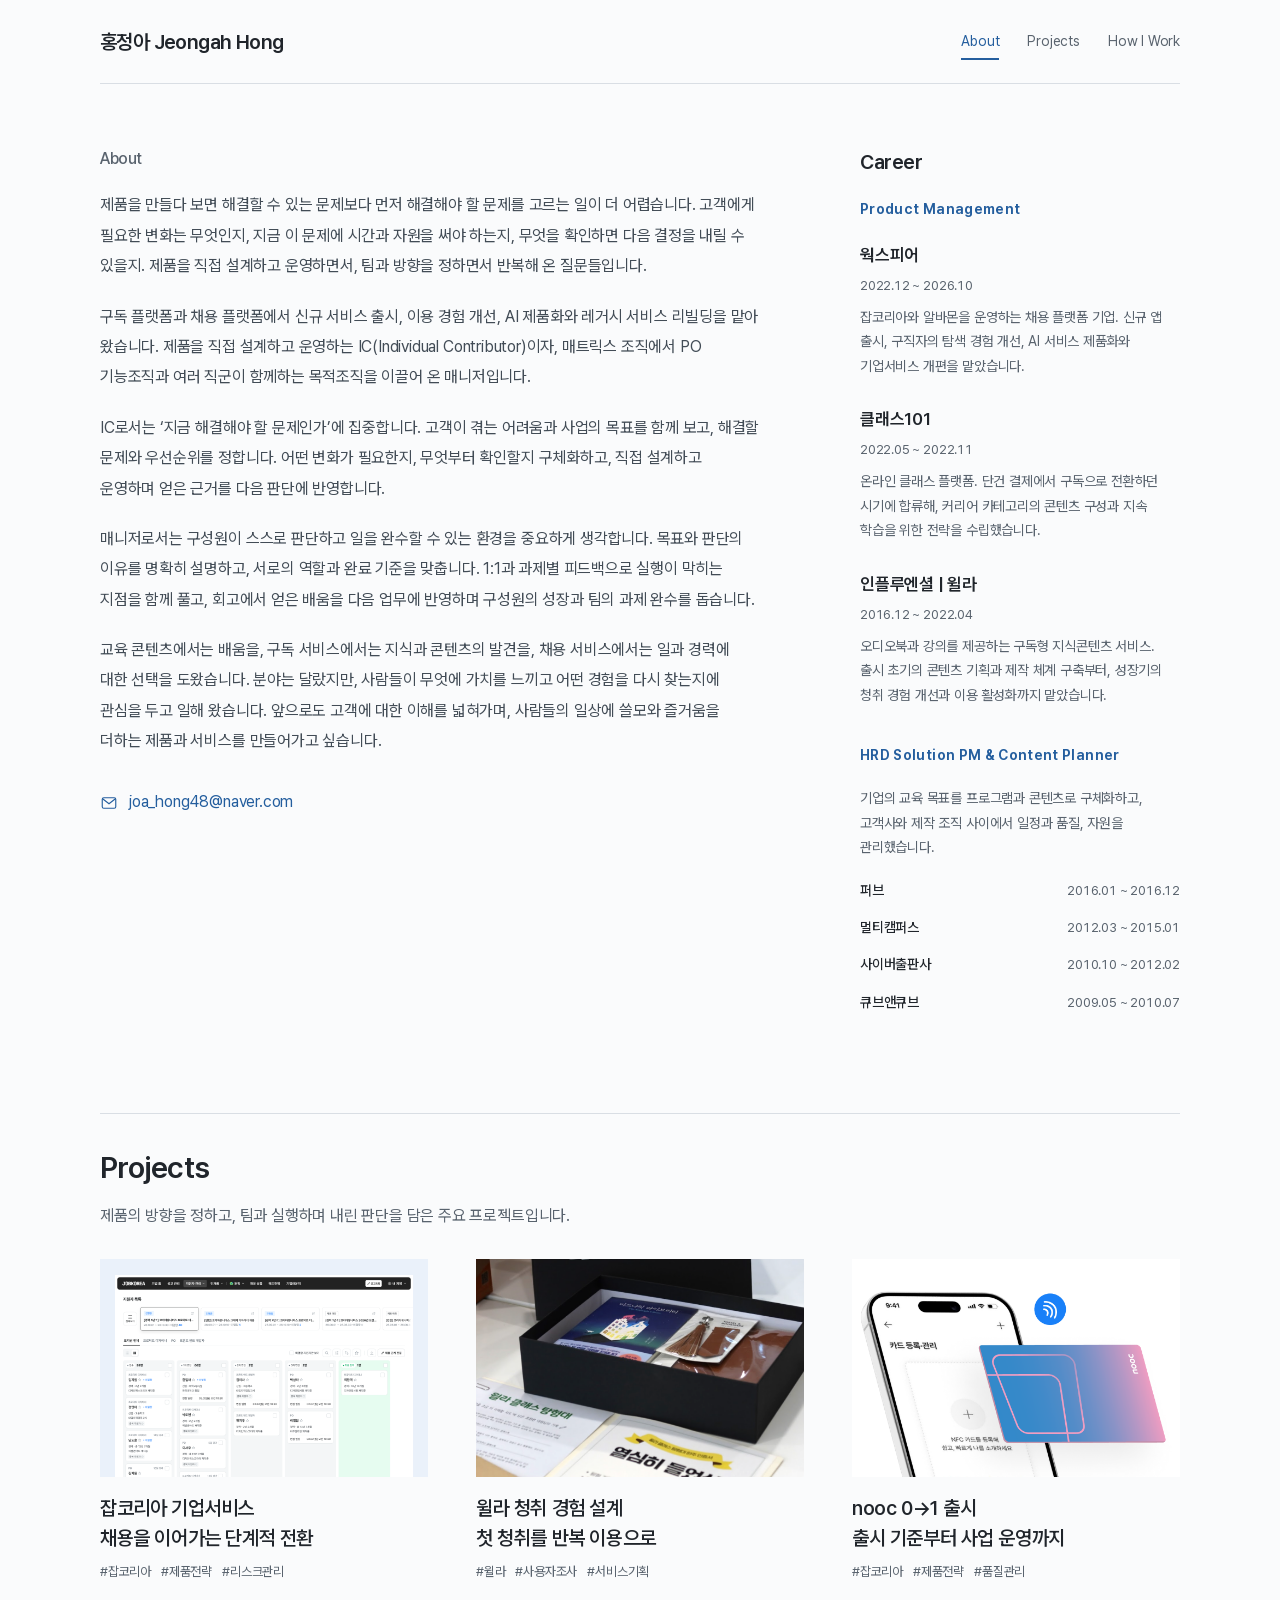
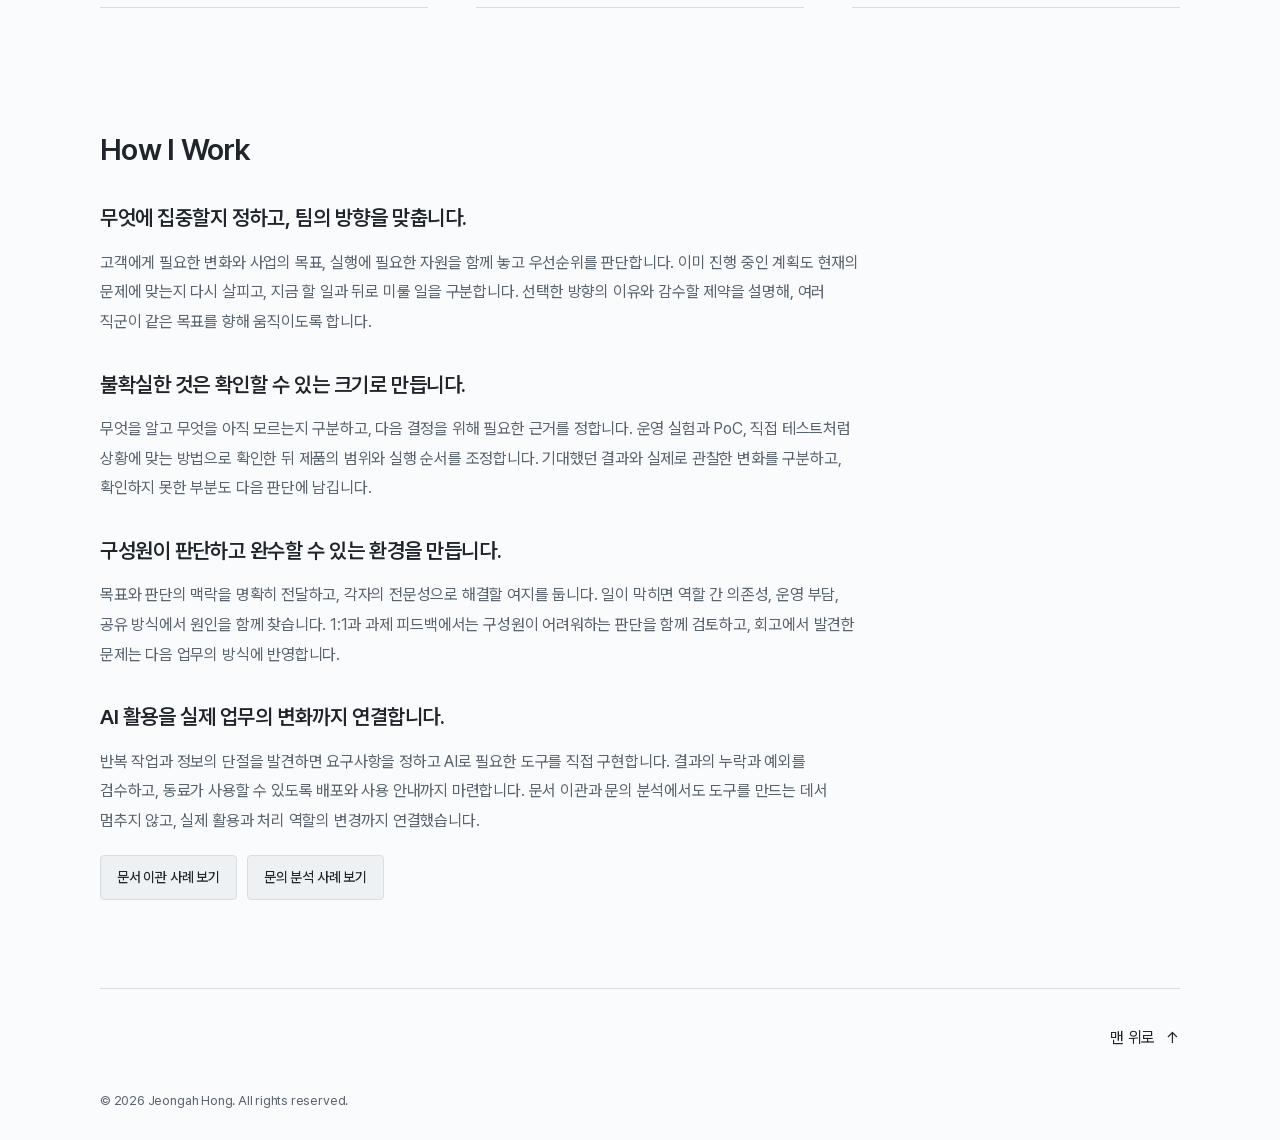
<file: index.html>
<!doctype html>
<html lang="ko" id="top"><head><meta charset="utf-8"><meta name="viewport" content="width=device-width, initial-scale=1">
<title>Portfolio - Jeongah Hong</title><meta name="description" content="Jeongah Hong, 홍정아의 교육 콘텐츠, 구독 플랫폼과 채용 서비스의 제품 판단과 실행 경험을 담은 포트폴리오.">
<meta name="theme-color" content="#fafbfc"><meta property="og:type" content="website"><meta property="og:title" content="Product Management &amp; Project Leadership | 홍정아"><meta property="og:description" content="Jeongah Hong, 홍정아의 교육 콘텐츠, 구독 플랫폼과 채용 서비스의 제품 판단과 실행 경험을 담은 포트폴리오.">
<link rel="icon" href="assets/favicon.svg" type="image/svg+xml"><link rel="preload" href="assets/PretendardVariable.woff2" as="font" type="font/woff2" crossorigin>
<link rel="stylesheet" href="assets/site.css?v=7525d6bbde"><link rel="stylesheet" href="assets/home.css?v=dd1e1da72b"><link rel="stylesheet" href="assets/tool-dialogs.css?v=caadcb9799"><script src="assets/site.js?v=27dd18fce4" defer></script><script src="assets/thumbnail-interactions.js?v=0f85cde35d" defer></script><script src="assets/intro-reveal.js?v=9d253df925" defer></script><script src="assets/tool-dialogs.js?v=f38b1e9b86" defer></script></head>
<body class="home-page"><a class="skip-link" href="#main">본문으로 바로가기</a>
<header class="site-header"><div class="wrap nav"><a class="wordmark" href="index.html" aria-label="홍정아 포트폴리오 홈">홍정아 Jeongah Hong</a><nav class="nav-links" aria-label="포트폴리오 목차"><a href="#intro" data-section-link aria-current="location">About</a><a href="#work" data-section-link>Projects</a><a href="#approach" data-section-link>How I Work</a></nav></div></header><main id="main" tabindex="-1">
<section class="home-section home-intro" id="intro" aria-labelledby="intro-heading"><div class="wrap intro-layout"><div class="intro-copy">
<h1 class="section-title intro-section-title" id="intro-heading">About</h1>
<div class="prose career-story">
<p>제품을 만들다 보면 해결할 수 있는 문제보다 먼저 해결해야 할 문제를 고르는 일이 더 어렵습니다. 고객에게 필요한 변화는 무엇인지, 지금 이 문제에 시간과 자원을 써야 하는지, 무엇을 확인하면 다음 결정을 내릴 수 있을지. 제품을 직접 설계하고 운영하면서, 팀과 방향을 정하면서 반복해 온 질문들입니다.</p>
<p>구독 플랫폼과 채용 플랫폼에서 신규 서비스 출시, 이용 경험 개선, AI 제품화와 레거시 서비스 리빌딩을 맡아 왔습니다. 제품을 직접 설계하고 운영하는 IC(Individual Contributor)이자, 매트릭스 조직에서 PO 기능조직과 여러 직군이 함께하는 목적조직을 이끌어 온 매니저입니다.</p>
<p>IC로서는 ‘지금 해결해야 할 문제인가’에 집중합니다. 고객이 겪는 어려움과 사업의 목표를 함께 보고, 해결할 문제와 우선순위를 정합니다. 어떤 변화가 필요한지, 무엇부터 확인할지 구체화하고, 직접 설계하고 운영하며 얻은 근거를 다음 판단에 반영합니다.</p>
<p>매니저로서는 구성원이 스스로 판단하고 일을 완수할 수 있는 환경을 중요하게 생각합니다. 목표와 판단의 이유를 명확히 설명하고, 서로의 역할과 완료 기준을 맞춥니다. 1:1과 과제별 피드백으로 실행이 막히는 지점을 함께 풀고, 회고에서 얻은 배움을 다음 업무에 반영하며 구성원의 성장과 팀의 과제 완수를 돕습니다.</p>
<p>교육 콘텐츠에서는 배움을, 구독 서비스에서는 지식과 콘텐츠의 발견을, 채용 서비스에서는 일과 경력에 대한 선택을 도왔습니다. 분야는 달랐지만, 사람들이 무엇에 가치를 느끼고 어떤 경험을 다시 찾는지에 관심을 두고 일해 왔습니다. 앞으로도 고객에 대한 이해를 넓혀가며, 사람들의 일상에 쓸모와 즐거움을 더하는 제품과 서비스를 만들어가고 싶습니다.</p>
</div>
<a class="intro-mail" href="mailto:joa_hong48@naver.com" aria-label="이메일 보내기"><svg width="18" height="18" viewBox="0 0 24 24" fill="none" stroke="currentColor" stroke-width="1.5" aria-hidden="true"><rect x="3" y="5" width="18" height="14" rx="2"/><path d="m3 6 9 7 9-7"/></svg><span>joa_hong48@naver.com</span></a>
</div>
<aside class="career-timeline" id="experience" aria-labelledby="timeline-heading"><div class="career-heading"><h2 id="timeline-heading">Career</h2></div><div class="career-track">
<section class="career-era" aria-labelledby="career-product"><header class="career-era-heading"><h3 id="career-product">Product Management</h3></header><ol><li><div class="career-company"><strong>웍스피어</strong><p class="career-date">2022.12 ~ 2026.10</p></div><p class="career-focus">잡코리아와 알바몬을 운영하는 채용 플랫폼 기업. 신규 앱 출시, 구직자의 탐색 경험 개선, AI 서비스 제품화와 기업서비스 개편을 맡았습니다.</p></li><li><div class="career-company"><strong>클래스101</strong><p class="career-date">2022.05 ~ 2022.11</p></div><p class="career-focus">온라인 클래스 플랫폼. 단건 결제에서 구독으로 전환하던 시기에 합류해, 커리어 카테고리의 콘텐츠 구성과 지속 학습을 위한 전략을 수립했습니다.</p></li><li><div class="career-company"><strong>인플루엔셜 | 윌라</strong><p class="career-date">2016.12 ~ 2022.04</p></div><p class="career-focus">오디오북과 강의를 제공하는 구독형 지식콘텐츠 서비스. 출시 초기의 콘텐츠 기획과 제작 체계 구축부터, 성장기의 청취 경험 개선과 이용 활성화까지 맡았습니다.</p></li></ol></section>
<section class="career-era career-era-foundation" aria-labelledby="career-content"><header class="career-era-heading"><h3 id="career-content">HRD Solution PM &amp; Content Planner</h3><p>기업의 교육 목표를 프로그램과 콘텐츠로 구체화하고, 고객사와 제작 조직 사이에서 일정과 품질, 자원을 관리했습니다.</p></header><ol><li><strong>퍼브</strong><p class="career-date">2016.01 ~ 2016.12</p></li><li><strong>멀티캠퍼스</strong><p class="career-date">2012.03 ~ 2015.01</p></li><li><strong>사이버출판사</strong><p class="career-date">2010.10 ~ 2012.02</p></li><li><strong>큐브앤큐브</strong><p class="career-date">2009.05 ~ 2010.07</p></li></ol></section>
</div></aside></div></section>
<section class="home-section" id="work" aria-labelledby="work-heading"><div class="wrap section-stack work-selection"><div class="work-introduction"><div class="work-heading-row"><h2 class="section-title" id="work-heading">Projects</h2></div><p class="work-caption">제품의 방향을 정하고, 팀과 실행하며 내린 판단을 담은 주요 프로젝트입니다.</p></div><div class="project-gallery project-gallery-selected"><article class="project-card" id="project-b2b"><a class="project-card-link" href="cases/b2b.html" aria-labelledby="card-b2b-title">
<figure class="project-cover"><div class="project-thumbnail cover-finished"><div class="cover-scene"><img src="assets/covers/b2b-product-cover.png" alt="잡코리아의 메뉴, 채용 공고와 지원자 관리 보드를 보여주는 실제 제품 화면" width="1200" height="800" loading="lazy" decoding="async"></div></div></figure>
<div class="project-card-body"><h3 id="card-b2b-title">잡코리아 기업서비스<span class="project-title-detail">채용을 이어가는 단계적 전환</span></h3>
<p class="project-tags"><span>#잡코리아</span> <span>#제품전략</span> <span>#리스크관리</span></p></div></a></article><article class="project-card" id="project-willa"><a class="project-card-link" href="cases/willa.html" aria-labelledby="card-willa-title">
<figure class="project-cover"><div class="project-thumbnail cover-finished"><div class="cover-scene"><img src="assets/covers/willa-experience-cover.png" alt="윌라 클래스 탐험대의 도서와 책갈피, 완주 인증 운영물" width="1200" height="800" loading="lazy" decoding="async"></div></div></figure>
<div class="project-card-body"><h3 id="card-willa-title">윌라 청취 경험 설계<span class="project-title-detail">첫 청취를 반복 이용으로</span></h3>
<p class="project-tags"><span>#윌라</span> <span>#사용자조사</span> <span>#서비스기획</span></p></div></a></article><article class="project-card" id="project-nooc"><a class="project-card-link" href="cases/nooc.html" aria-labelledby="card-nooc-title">
<figure class="project-cover"><div class="project-thumbnail cover-finished"><div class="cover-scene"><img src="assets/covers/nooc-a-landscape.png" alt="nooc 앱의 NFC 명함 등록 화면과 실물 NFC 명함을 함께 보여주는 서비스 소개 자료" width="1200" height="800" loading="lazy" decoding="async"></div></div></figure>
<div class="project-card-body"><h3 id="card-nooc-title">nooc 0→1 출시<span class="project-title-detail">출시 기준부터 사업 운영까지</span></h3>
<p class="project-tags"><span>#잡코리아</span> <span>#제품전략</span> <span>#품질관리</span></p></div></a></article></div></div></section>
<section class="home-section" id="approach" aria-labelledby="approach-heading"><div class="wrap section-stack"><h2 class="section-title" id="approach-heading">How I Work</h2>
<div class="practice-list">
<article class="practice-item"><h3>무엇에 집중할지 정하고, 팀의 방향을 맞춥니다.</h3><p>고객에게 필요한 변화와 사업의 목표, 실행에 필요한 자원을 함께 놓고 우선순위를 판단합니다. 이미 진행 중인 계획도 현재의 문제에 맞는지 다시 살피고, 지금 할 일과 뒤로 미룰 일을 구분합니다. 선택한 방향의 이유와 감수할 제약을 설명해, 여러 직군이 같은 목표를 향해 움직이도록 합니다.</p></article>
<article class="practice-item"><h3>불확실한 것은 확인할 수 있는 크기로 만듭니다.</h3><p>무엇을 알고 무엇을 아직 모르는지 구분하고, 다음 결정을 위해 필요한 근거를 정합니다. 운영 실험과 PoC, 직접 테스트처럼 상황에 맞는 방법으로 확인한 뒤 제품의 범위와 실행 순서를 조정합니다. 기대했던 결과와 실제로 관찰한 변화를 구분하고, 확인하지 못한 부분도 다음 판단에 남깁니다.</p></article>
<article class="practice-item"><h3>구성원이 판단하고 완수할 수 있는 환경을 만듭니다.</h3><p>목표와 판단의 맥락을 명확히 전달하고, 각자의 전문성으로 해결할 여지를 둡니다. 일이 막히면 역할 간 의존성, 운영 부담, 공유 방식에서 원인을 함께 찾습니다. 1:1과 과제 피드백에서는 구성원이 어려워하는 판단을 함께 검토하고, 회고에서 발견한 문제는 다음 업무의 방식에 반영합니다.</p></article>
<article class="practice-item"><h3>AI 활용을 실제 업무의 변화까지 연결합니다.</h3><p>반복 작업과 정보의 단절을 발견하면 요구사항을 정하고 AI로 필요한 도구를 직접 구현합니다. 결과의 누락과 예외를 검수하고, 동료가 사용할 수 있도록 배포와 사용 안내까지 마련합니다. 문서 이관과 문의 분석에서도 도구를 만드는 데서 멈추지 않고, 실제 활용과 처리 역할의 변경까지 연결했습니다.</p>
<div class="practice-evidence">
<a class="practice-example" href="cases/ai-toolcraft.html#requirements" data-tool-dialog="tool-dialog-migration" aria-haspopup="dialog" aria-controls="tool-dialog-migration">문서 이관 사례 보기</a>
<a class="practice-example" href="cases/ai-toolcraft.html#sustain" data-tool-dialog="tool-dialog-sustain" aria-haspopup="dialog" aria-controls="tool-dialog-sustain">문의 분석 사례 보기</a>
</div></article>
</div></div></section>
<dialog class="tool-dialog" id="tool-dialog-migration" aria-labelledby="tool-dialog-migration-title">
<header class="tool-dialog-header"><h2 id="tool-dialog-migration-title" tabindex="-1">문서 이관 도구</h2><button class="tool-dialog-close" type="button" data-dialog-close aria-label="문서 이관 도구 닫기">닫기 <span aria-hidden="true">×</span></button></header>
<div class="tool-dialog-content"><p>10년 넘게 사용한 Confluence에서 Notion으로 문서를 옮기게 됐습니다. 각 팀의 담당자가 직접 이관해야 했지만, 당시 사용해 본 내보내기 방식으로는 코드 블록과 표, 이미지와 첨부파일을 온전히 옮기기 어려웠습니다. 문서마다 내용을 복구하는 수고를 줄이려고 Claude Code로 이관 도구를 만들었습니다.</p><p>요구사항을 정하고 AI로 구현한 뒤 실제 문서로 검수했습니다. 설치형 앱과 사용 가이드를 배포했고, 프로덕트와 엔지니어링, 디자인뿐 아니라 영업과 사업전략 부서에서도 사용했습니다. Slack Canvas 문서를 옮기는 도구도 별도로 만들었습니다.</p><section class="tool-dialog-section"><h3>문서와 함께 상하위 관계도 옮기기</h3><p>사용자가 본인 계정으로 로그인해 원본 페이지와 Notion 목적지를 지정하면 하위 페이지까지 옮기도록 했습니다. 스페이스마다 접근 권한이 달라 각자의 권한 안에서 실행할 수 있어야 했습니다.</p><p>Confluence의 상하위 페이지 관계는 따로 저장했습니다. 먼저 Notion에 페이지를 만들고, 사용자가 위키로 전환하면 도구의 업데이트 기능으로 관계를 연결했습니다. 화면에는 현재 진행 중인 작업과 사용자가 다음에 할 일을 안내했습니다.</p></section><section class="tool-dialog-section"><h3>깨지거나 누락된 내용을 찾아 보완하기</h3><p>페이지가 생성돼도 내용이 제대로 옮겨졌는지는 별도로 확인해야 했습니다. 오류가 잦았던 코드 블록과 탭 형태의 콘텐츠, 표가 있는 문서를 추려 원본과 대조하며 수정했습니다.</p><p>문서가 많거나 네트워크 응답이 늦으면 이관이 중단되기도 했습니다. 페이지 그룹별로 나눠 실행하도록 안내하고, 결과 리포트에서 처리한 문서와 남은 작업을 확인할 수 있게 했습니다. 표 안의 이미지 누락이나 첨부파일 용량 제한도 표시해 담당자가 보완할 곳을 찾도록 했습니다.</p><p>사용 가이드에는 예상 소요 시간과 오류가 생길 수 있는 상황을 정리했습니다. 리포트에 오류가 없더라도 중요한 문서는 직접 확인하도록 안내했습니다.</p><figure class="tool-dialog-figure"><img src="cases/assets/ai/conf-completion.png" alt="Confluence 문서 이관 완료와 결과 리포트 진입 화면" width="2560" height="2000" loading="lazy" decoding="async"></figure></section><section class="tool-dialog-section"><h3>Slack Canvas 문서도 Notion으로</h3><p>Slack에 쌓인 문서도 옮길 수 있도록 별도의 도구를 만들었습니다. 본인 계정으로 로그인한 뒤 직접 만든 문서나 채널의 공유 문서를 고르고, 링크로도 이전 대상을 지정할 수 있게 했습니다. 목적지를 정하면 진행 상태와 결과 리포트를 확인할 수 있습니다.</p><figure class="tool-dialog-figure"><img src="cases/assets/ai/slack-selection.png" alt="Slack 문서 이관 대상 선택 화면" width="2560" height="1720" loading="lazy" decoding="async"></figure></section><section class="tool-dialog-section"><h3>AI로 만든 도구를 실제 업무에 쓰기까지</h3><p>Claude Code를 활용하면서 문서 이관에 필요한 기능을 직접 만들고 동료에게 배포할 수 있었습니다. 실제 문서를 넣어 보니 코드가 실행되는 것과 업무에 쓸 수 있는 결과가 나오는 것은 달랐습니다. 표가 깨지거나 첨부가 빠지는 사례를 직접 찾아 수정하고, 자동으로 옮기기 어려운 내용은 사용자가 확인할 수 있도록 남겼습니다.</p><p>AI로 구현할 수 있는 범위가 넓어질수록, 업무에서 무엇을 보존해야 하는지 설명하고 결과를 검수하는 일이 중요해졌습니다. 이관이 끝난 뒤 동료가 남은 작업을 파악하고 문서를 계속 사용할 수 있어야 도구를 만들었다는 의미가 있었습니다.</p></section></div></dialog><dialog class="tool-dialog" id="tool-dialog-sustain" aria-labelledby="tool-dialog-sustain-title">
<header class="tool-dialog-header"><h2 id="tool-dialog-sustain-title" tabindex="-1">Sustain 대시보드</h2><button class="tool-dialog-close" type="button" data-dialog-close aria-label="Sustain 대시보드 닫기">닫기 <span aria-hidden="true">×</span></button></header>
<div class="tool-dialog-content"><p>구인자 서비스 전체를 담당하는 팀을 맡았을 때, 구성원들은 고객 문의와 내부 요청을 처리하느라 많은 시간을 쓰고 있었습니다. 접수는 Slack과 사내 포털, 개인 DM으로 흩어져 있었습니다. 모두 바쁘다는 것은 알았지만 어떤 일이 얼마나 쌓이고 누구에게 몰리는지는 보이지 않았습니다.</p><p>먼저 문의를 접수하고 처리 상황을 확인할 공통 기준, SSOT(Single Source of Truth)를 만들었습니다. 접수는 Slack으로 모으고 내부 요청과 고객 문의를 채널로 구분했습니다. 답변으로 끝나는 일은 채널에서 처리하고, 조사나 개발이 필요한 일은 Notion 인박스에 남겨 진행을 추적했습니다.</p><section class="tool-dialog-section"><h3>모인 기록을 AI로 분석해 업무량을 드러내기</h3><p>기록이 모이자 그동안 눈에 보이지 않던 운영 업무를 분석할 수 있었습니다. Claude Code로 Sustain 대시보드를 구현하고 AI를 활용해 문의 유형과 도메인을 분류했습니다. 플랫폼별 문의량과 미처리 내역, 담당자별 분포를 확인하고, 접수 때 지정된 팀과 실제 처리한 팀을 나눠 보았습니다.</p><p>처음 집계는 제가 현장에서 파악한 상황과 차이가 있었습니다. 주차별 기록을 대조하며 누락과 분류 오류를 찾고, 개인 및 그룹 멘션을 분류에 활용했습니다. 완료 이모지와 이를 누른 사람으로 처리 상태와 담당자를 구분하도록 기록 규칙도 보완했습니다.</p><div class="tool-dialog-screen-pair">
<figure class="tool-dialog-screen tool-dialog-screen-top"><img src="cases/assets/ai/sustain-01.png" alt="Sustain 대시보드 상단: 문의 접수와 처리 현황, 일별 추이, 채널별 및 처리팀별 분포" width="2880" height="4498" loading="lazy" decoding="async"></figure>
<figure class="tool-dialog-screen tool-dialog-screen-bottom"><img src="cases/assets/ai/sustain-01.png" alt="Sustain 대시보드 하단: 담당자별 처리 현황, 문의 유형과 접수 내역, 주의가 필요한 문의" width="2880" height="4498" loading="lazy" decoding="async"></figure>
</div></section><section class="tool-dialog-section"><h3>바쁜 이유를 확인하고, 처리 역할을 바꾸기</h3><p>분석해 보니 제품의 판단이 필요한 일과 정해진 정책을 안내하면 되는 일이 같은 담당자에게 모이고 있었습니다. 문의가 많다는 사실뿐 아니라, 제품 담당자가 매번 관여하지 않아도 될 업무가 얼마나 쌓이는지 볼 수 있었습니다.</p><p>가상 예시로 문의 200건 중 정책 안내가 80건이라면, 전체의 40%는 정책서를 바탕으로 답할 수 있는 일입니다. 이런 식으로 문의를 나누어 어떤 업무를 제품 조직이 직접 맡아야 하는지 검토했습니다.</p><p class="tool-dialog-footnote">※ 200건, 80건, 40%는 분석 방식을 설명하기 위한 임의 수치이며 실제 집계값이 아닙니다.</p><p>실제로는 정책과 기능의 판단은 도메인 담당 조직에 두고, 이미 정해진 정책의 안내는 지원 조직이 직접 답변하도록 바꿨습니다. 팀 안에서도 도메인 수만으로 담당 범위를 나누지 않고, 실제 운영 업무량을 고려해 담당자를 재조정했습니다.</p></section><section class="tool-dialog-section"><h3>AI 분석으로 보이지 않던 조직의 비효율을 보기</h3><p>문의 기록을 공통 기준으로 모으고 AI로 분석하자, 각자가 따로 감당하던 운영 업무의 크기가 드러났습니다. 반복되는 정책 안내와 특정 담당자에게 몰리는 일을 함께 보면서, 어디에 조직의 시간과 판단이 소모되는지 구체적으로 이야기할 수 있었습니다.</p><p>이 경험에서 AI를 잘 활용하기 위한 출발점은 분석할 기록을 남기는 일이었습니다. 접수 경로와 처리 상태가 제각각이면 결과를 해석하기 어려웠습니다. 기록 기준을 정리하고 AI의 분류를 실제 업무와 대조한 덕분에, 분석 결과를 처리 역할과 담당 범위를 바꾸는 근거로 쓸 수 있었습니다.</p></section></div></dialog></main><nav class="reading-actions wrap" aria-label="페이지 이동"><a href="#top">맨 위로 <span aria-hidden="true">↑</span></a></nav><footer class="site-footer"><div class="wrap"><p>© 2026 Jeongah Hong. All rights reserved.</p></div></footer></body></html>
</file>
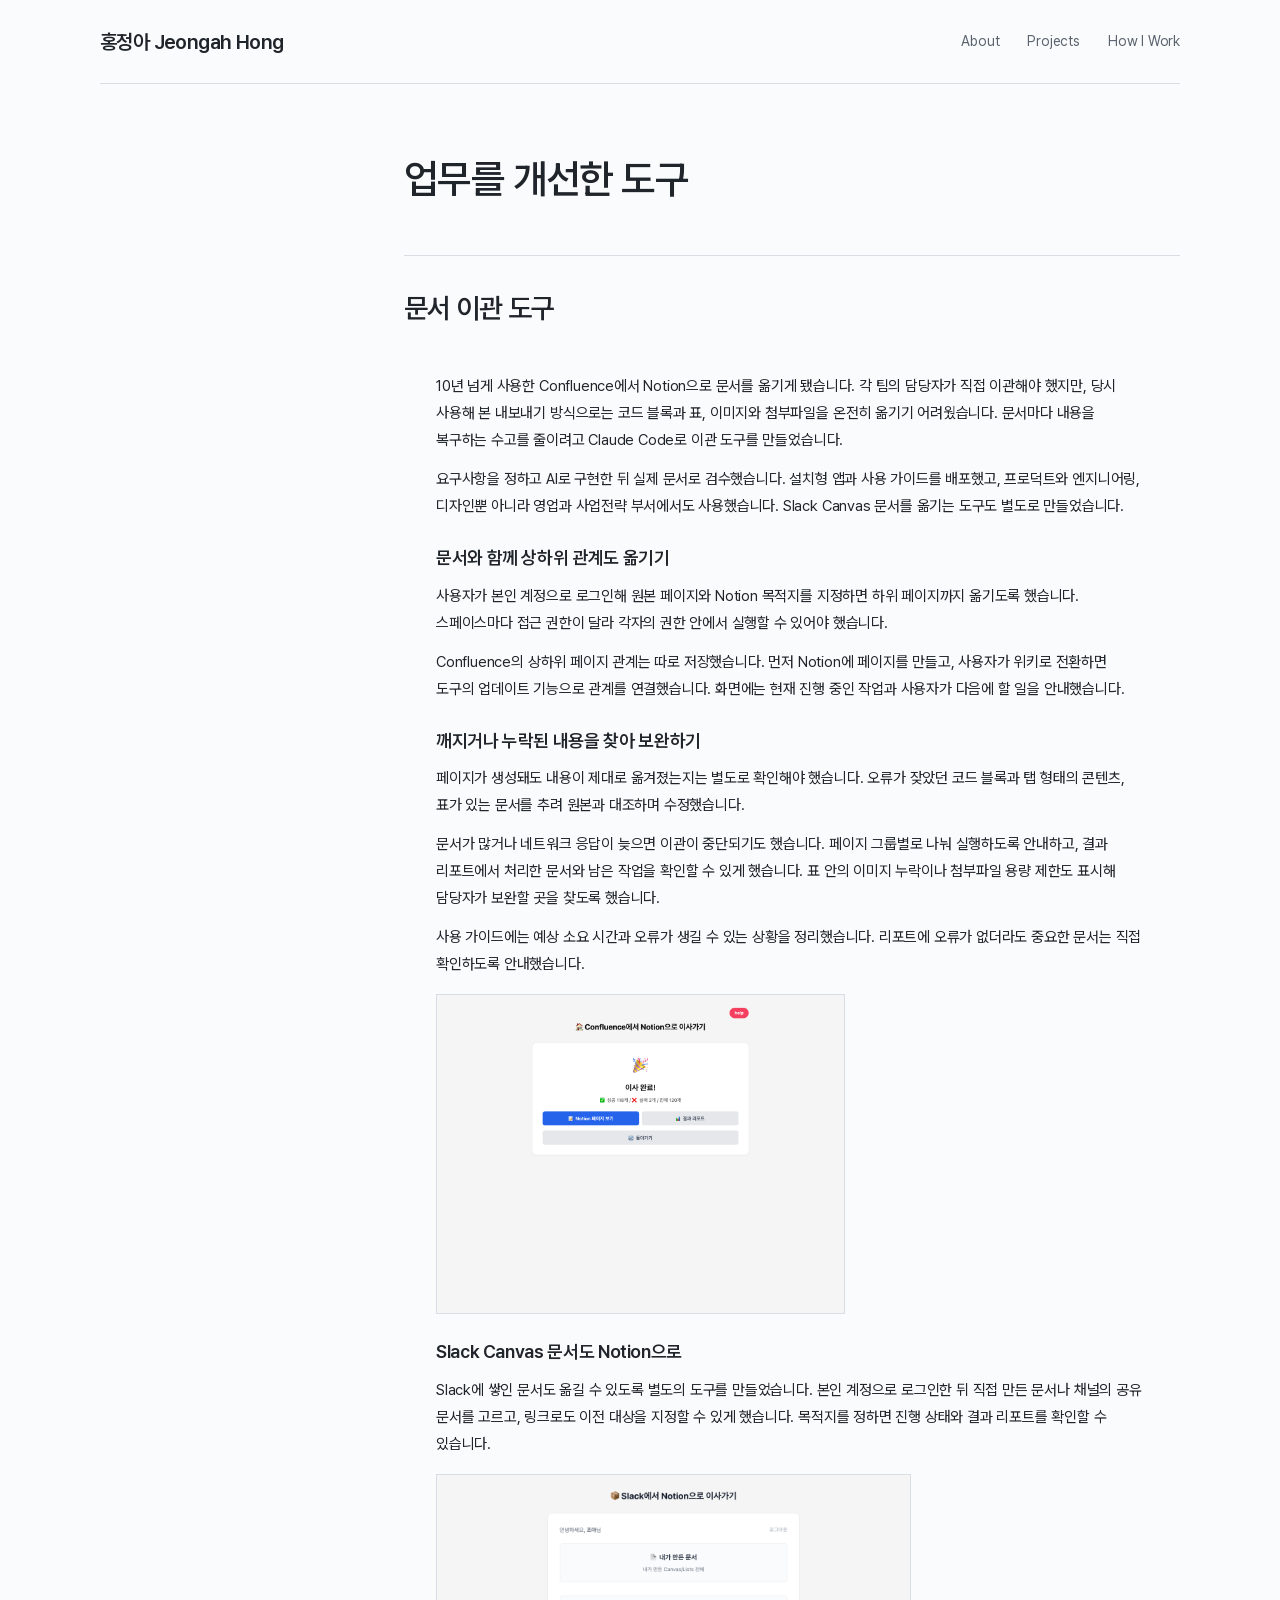
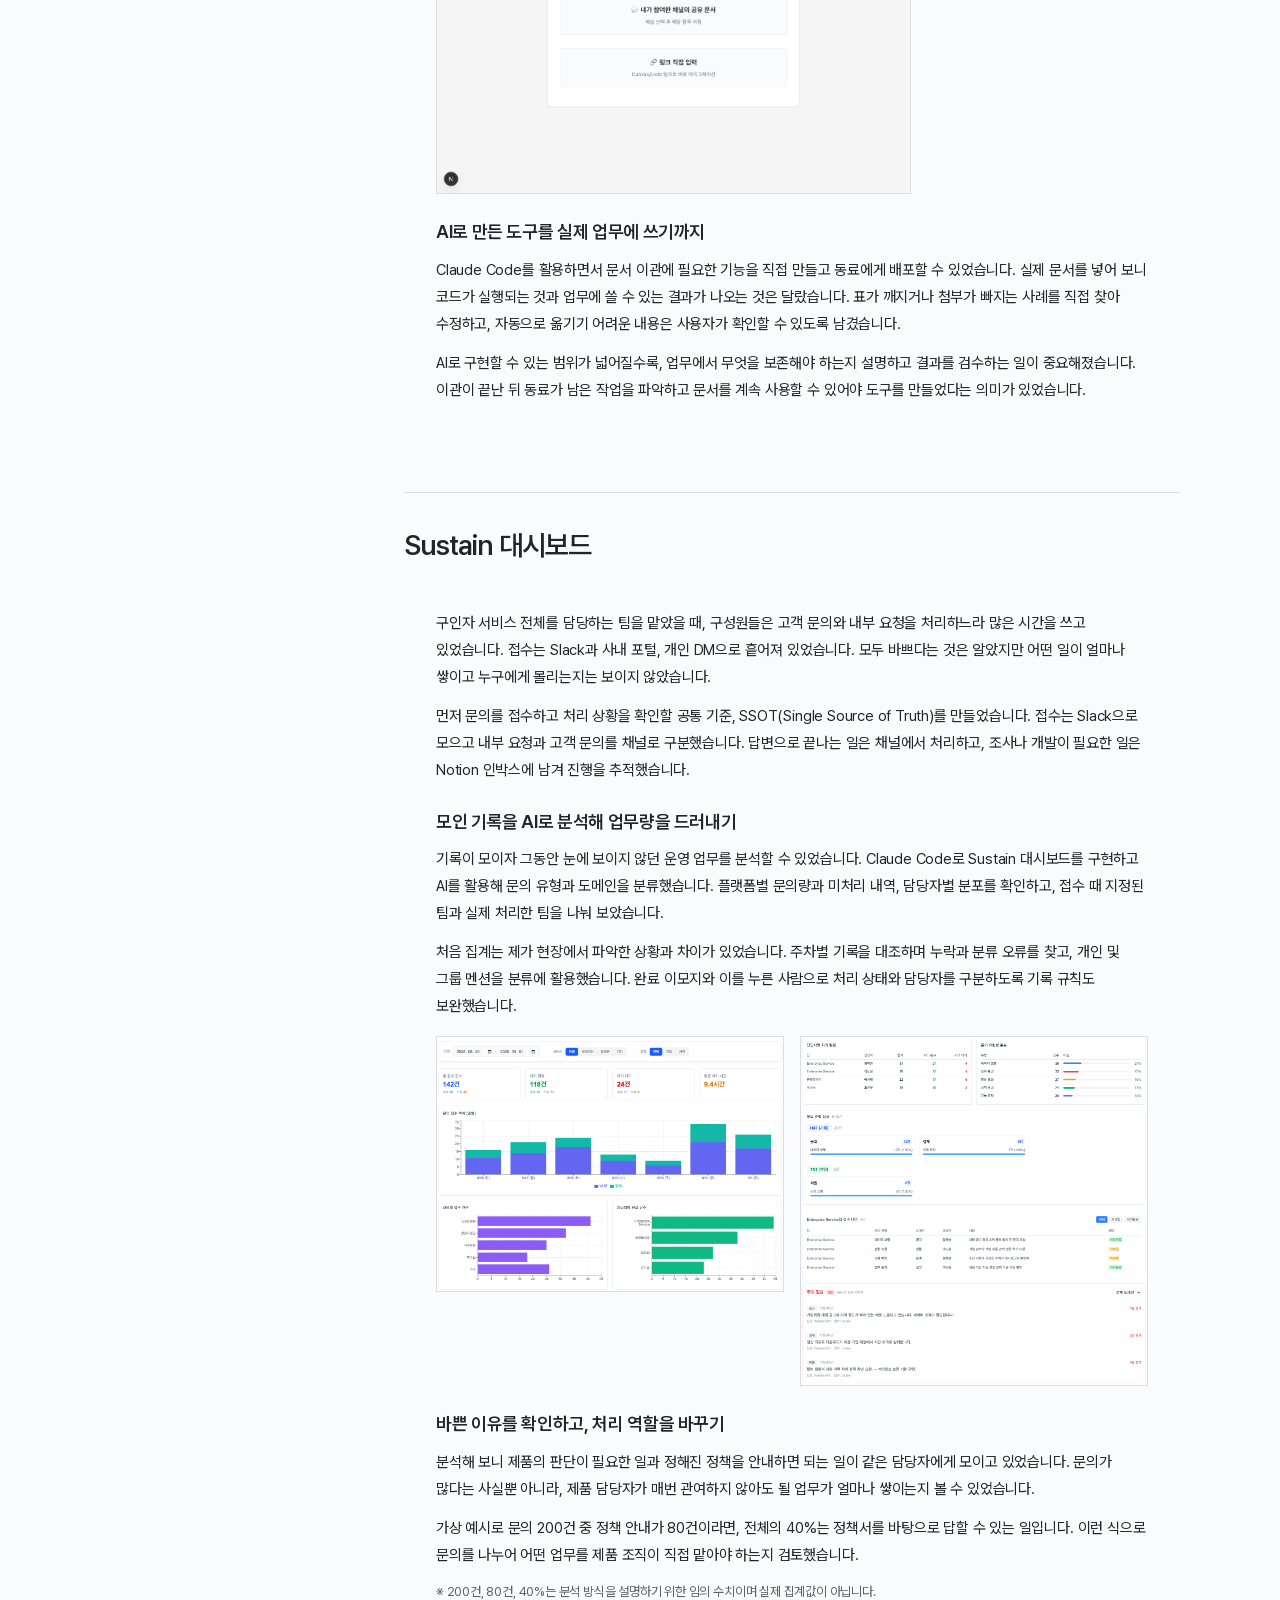
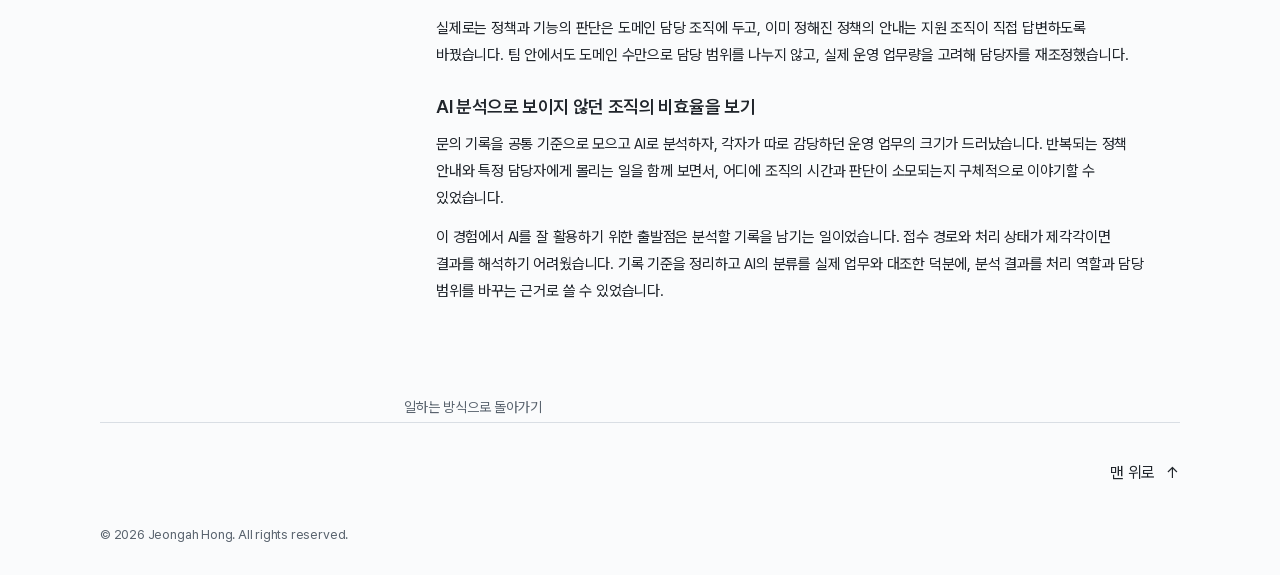
<file: cases/ai-toolcraft.html>
<!doctype html>
<html lang="ko" id="top"><head><meta charset="utf-8"><meta name="viewport" content="width=device-width, initial-scale=1">
<title>업무를 개선한 도구 | Portfolio - Jeongah Hong</title><meta name="description" content="문서 이관과 문의 분석을 업무에 적용한 경험">
<meta name="theme-color" content="#fafbfc"><meta property="og:type" content="website"><meta property="og:title" content="업무를 개선한 도구 | 홍정아"><meta property="og:description" content="문서 이관과 문의 분석을 업무에 적용한 경험">
<link rel="icon" href="../assets/favicon.svg" type="image/svg+xml"><link rel="preload" href="../assets/PretendardVariable.woff2" as="font" type="font/woff2" crossorigin>
<link rel="stylesheet" href="../assets/site.css?v=7525d6bbde"><link rel="stylesheet" href="../assets/articles.css?v=eef6dd18d8"><script src="../assets/site.js?v=27dd18fce4" defer></script><script src="../assets/reading.js?v=e66aed9c16" defer></script><link rel="stylesheet" href="../assets/tool-dialogs.css?v=caadcb9799"></head>
<body class="article-page"><a class="skip-link" href="#main">본문으로 바로가기</a>
<header class="site-header"><div class="wrap nav"><a class="wordmark" href="../index.html" aria-label="홍정아 포트폴리오 홈">홍정아 Jeongah Hong</a><nav class="nav-links" aria-label="포트폴리오 목차"><a href="../index.html#intro">About</a><a href="../index.html#work">Projects</a><a href="../index.html#approach">How I Work</a></nav></div></header><main id="main" tabindex="-1"><article class="journal-article"><header class="article-header"><h1>업무를 개선한 도구</h1></header><div class="article-body"><section class="article-section" id="requirements"><h2>문서 이관 도구</h2><div class="tool-dialog-content"><p>10년 넘게 사용한 Confluence에서 Notion으로 문서를 옮기게 됐습니다. 각 팀의 담당자가 직접 이관해야 했지만, 당시 사용해 본 내보내기 방식으로는 코드 블록과 표, 이미지와 첨부파일을 온전히 옮기기 어려웠습니다. 문서마다 내용을 복구하는 수고를 줄이려고 Claude Code로 이관 도구를 만들었습니다.</p><p>요구사항을 정하고 AI로 구현한 뒤 실제 문서로 검수했습니다. 설치형 앱과 사용 가이드를 배포했고, 프로덕트와 엔지니어링, 디자인뿐 아니라 영업과 사업전략 부서에서도 사용했습니다. Slack Canvas 문서를 옮기는 도구도 별도로 만들었습니다.</p><section class="tool-dialog-section"><h3>문서와 함께 상하위 관계도 옮기기</h3><p>사용자가 본인 계정으로 로그인해 원본 페이지와 Notion 목적지를 지정하면 하위 페이지까지 옮기도록 했습니다. 스페이스마다 접근 권한이 달라 각자의 권한 안에서 실행할 수 있어야 했습니다.</p><p>Confluence의 상하위 페이지 관계는 따로 저장했습니다. 먼저 Notion에 페이지를 만들고, 사용자가 위키로 전환하면 도구의 업데이트 기능으로 관계를 연결했습니다. 화면에는 현재 진행 중인 작업과 사용자가 다음에 할 일을 안내했습니다.</p></section><section class="tool-dialog-section"><h3>깨지거나 누락된 내용을 찾아 보완하기</h3><p>페이지가 생성돼도 내용이 제대로 옮겨졌는지는 별도로 확인해야 했습니다. 오류가 잦았던 코드 블록과 탭 형태의 콘텐츠, 표가 있는 문서를 추려 원본과 대조하며 수정했습니다.</p><p>문서가 많거나 네트워크 응답이 늦으면 이관이 중단되기도 했습니다. 페이지 그룹별로 나눠 실행하도록 안내하고, 결과 리포트에서 처리한 문서와 남은 작업을 확인할 수 있게 했습니다. 표 안의 이미지 누락이나 첨부파일 용량 제한도 표시해 담당자가 보완할 곳을 찾도록 했습니다.</p><p>사용 가이드에는 예상 소요 시간과 오류가 생길 수 있는 상황을 정리했습니다. 리포트에 오류가 없더라도 중요한 문서는 직접 확인하도록 안내했습니다.</p><figure class="tool-dialog-figure"><img src="assets/ai/conf-completion.png" alt="Confluence 문서 이관 완료와 결과 리포트 진입 화면" width="2560" height="2000" loading="lazy" decoding="async"></figure></section><section class="tool-dialog-section"><h3>Slack Canvas 문서도 Notion으로</h3><p>Slack에 쌓인 문서도 옮길 수 있도록 별도의 도구를 만들었습니다. 본인 계정으로 로그인한 뒤 직접 만든 문서나 채널의 공유 문서를 고르고, 링크로도 이전 대상을 지정할 수 있게 했습니다. 목적지를 정하면 진행 상태와 결과 리포트를 확인할 수 있습니다.</p><figure class="tool-dialog-figure"><img src="assets/ai/slack-selection.png" alt="Slack 문서 이관 대상 선택 화면" width="2560" height="1720" loading="lazy" decoding="async"></figure></section><section class="tool-dialog-section"><h3>AI로 만든 도구를 실제 업무에 쓰기까지</h3><p>Claude Code를 활용하면서 문서 이관에 필요한 기능을 직접 만들고 동료에게 배포할 수 있었습니다. 실제 문서를 넣어 보니 코드가 실행되는 것과 업무에 쓸 수 있는 결과가 나오는 것은 달랐습니다. 표가 깨지거나 첨부가 빠지는 사례를 직접 찾아 수정하고, 자동으로 옮기기 어려운 내용은 사용자가 확인할 수 있도록 남겼습니다.</p><p>AI로 구현할 수 있는 범위가 넓어질수록, 업무에서 무엇을 보존해야 하는지 설명하고 결과를 검수하는 일이 중요해졌습니다. 이관이 끝난 뒤 동료가 남은 작업을 파악하고 문서를 계속 사용할 수 있어야 도구를 만들었다는 의미가 있었습니다.</p></section></div></section><section class="article-section" id="sustain"><h2>Sustain 대시보드</h2><div class="tool-dialog-content"><p>구인자 서비스 전체를 담당하는 팀을 맡았을 때, 구성원들은 고객 문의와 내부 요청을 처리하느라 많은 시간을 쓰고 있었습니다. 접수는 Slack과 사내 포털, 개인 DM으로 흩어져 있었습니다. 모두 바쁘다는 것은 알았지만 어떤 일이 얼마나 쌓이고 누구에게 몰리는지는 보이지 않았습니다.</p><p>먼저 문의를 접수하고 처리 상황을 확인할 공통 기준, SSOT(Single Source of Truth)를 만들었습니다. 접수는 Slack으로 모으고 내부 요청과 고객 문의를 채널로 구분했습니다. 답변으로 끝나는 일은 채널에서 처리하고, 조사나 개발이 필요한 일은 Notion 인박스에 남겨 진행을 추적했습니다.</p><section class="tool-dialog-section"><h3>모인 기록을 AI로 분석해 업무량을 드러내기</h3><p>기록이 모이자 그동안 눈에 보이지 않던 운영 업무를 분석할 수 있었습니다. Claude Code로 Sustain 대시보드를 구현하고 AI를 활용해 문의 유형과 도메인을 분류했습니다. 플랫폼별 문의량과 미처리 내역, 담당자별 분포를 확인하고, 접수 때 지정된 팀과 실제 처리한 팀을 나눠 보았습니다.</p><p>처음 집계는 제가 현장에서 파악한 상황과 차이가 있었습니다. 주차별 기록을 대조하며 누락과 분류 오류를 찾고, 개인 및 그룹 멘션을 분류에 활용했습니다. 완료 이모지와 이를 누른 사람으로 처리 상태와 담당자를 구분하도록 기록 규칙도 보완했습니다.</p><div class="tool-dialog-screen-pair">
<figure class="tool-dialog-screen tool-dialog-screen-top"><img src="assets/ai/sustain-01.png" alt="Sustain 대시보드 상단: 문의 접수와 처리 현황, 일별 추이, 채널별 및 처리팀별 분포" width="2880" height="4498" loading="lazy" decoding="async"></figure>
<figure class="tool-dialog-screen tool-dialog-screen-bottom"><img src="assets/ai/sustain-01.png" alt="Sustain 대시보드 하단: 담당자별 처리 현황, 문의 유형과 접수 내역, 주의가 필요한 문의" width="2880" height="4498" loading="lazy" decoding="async"></figure>
</div></section><section class="tool-dialog-section"><h3>바쁜 이유를 확인하고, 처리 역할을 바꾸기</h3><p>분석해 보니 제품의 판단이 필요한 일과 정해진 정책을 안내하면 되는 일이 같은 담당자에게 모이고 있었습니다. 문의가 많다는 사실뿐 아니라, 제품 담당자가 매번 관여하지 않아도 될 업무가 얼마나 쌓이는지 볼 수 있었습니다.</p><p>가상 예시로 문의 200건 중 정책 안내가 80건이라면, 전체의 40%는 정책서를 바탕으로 답할 수 있는 일입니다. 이런 식으로 문의를 나누어 어떤 업무를 제품 조직이 직접 맡아야 하는지 검토했습니다.</p><p class="tool-dialog-footnote">※ 200건, 80건, 40%는 분석 방식을 설명하기 위한 임의 수치이며 실제 집계값이 아닙니다.</p><p>실제로는 정책과 기능의 판단은 도메인 담당 조직에 두고, 이미 정해진 정책의 안내는 지원 조직이 직접 답변하도록 바꿨습니다. 팀 안에서도 도메인 수만으로 담당 범위를 나누지 않고, 실제 운영 업무량을 고려해 담당자를 재조정했습니다.</p></section><section class="tool-dialog-section"><h3>AI 분석으로 보이지 않던 조직의 비효율을 보기</h3><p>문의 기록을 공통 기준으로 모으고 AI로 분석하자, 각자가 따로 감당하던 운영 업무의 크기가 드러났습니다. 반복되는 정책 안내와 특정 담당자에게 몰리는 일을 함께 보면서, 어디에 조직의 시간과 판단이 소모되는지 구체적으로 이야기할 수 있었습니다.</p><p>이 경험에서 AI를 잘 활용하기 위한 출발점은 분석할 기록을 남기는 일이었습니다. 접수 경로와 처리 상태가 제각각이면 결과를 해석하기 어려웠습니다. 기록 기준을 정리하고 AI의 분류를 실제 업무와 대조한 덕분에, 분석 결과를 처리 역할과 담당 범위를 바꾸는 근거로 쓸 수 있었습니다.</p></section></div></section><a class="article-back" href="../index.html#approach">일하는 방식으로 돌아가기</a></div></article></main><nav class="reading-actions wrap" aria-label="페이지 이동"><a href="#top">맨 위로 <span aria-hidden="true">↑</span></a></nav><footer class="site-footer"><div class="wrap"><p>© 2026 Jeongah Hong. All rights reserved.</p></div></footer></body></html>
</file>
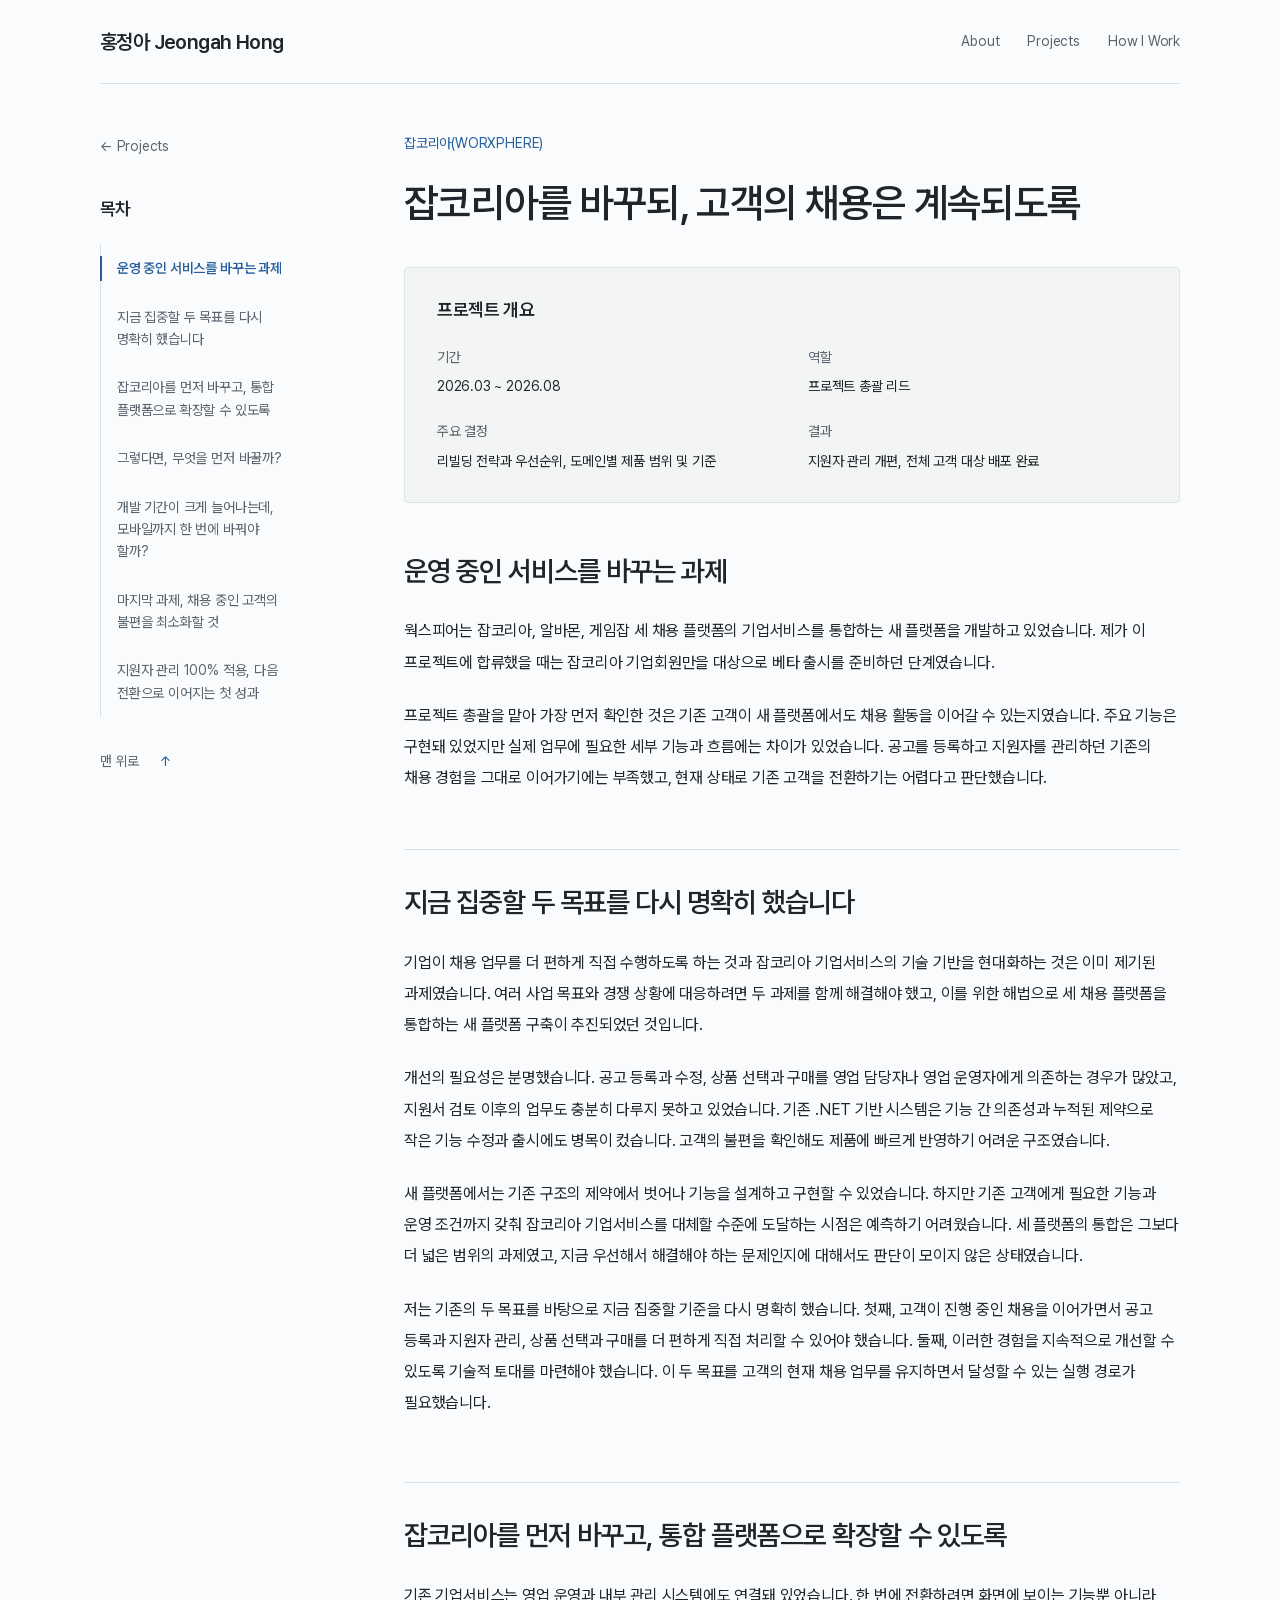
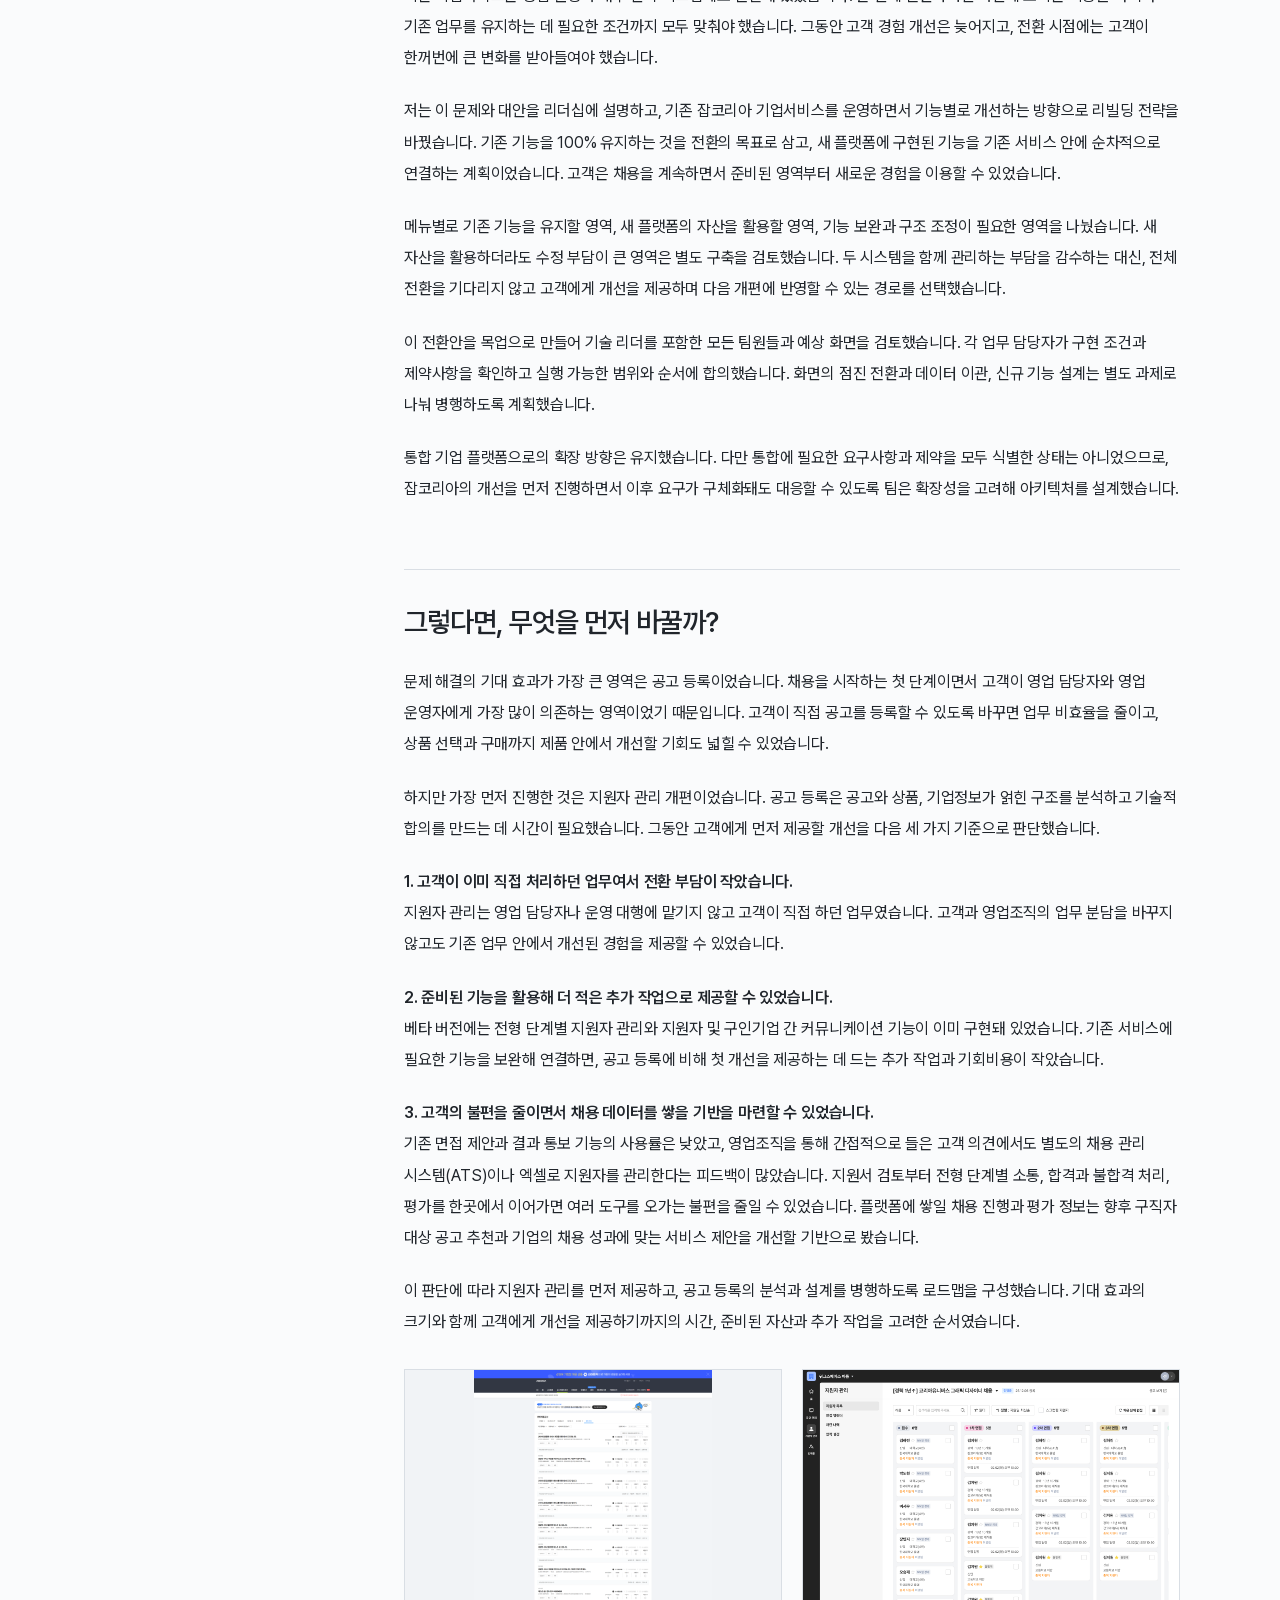
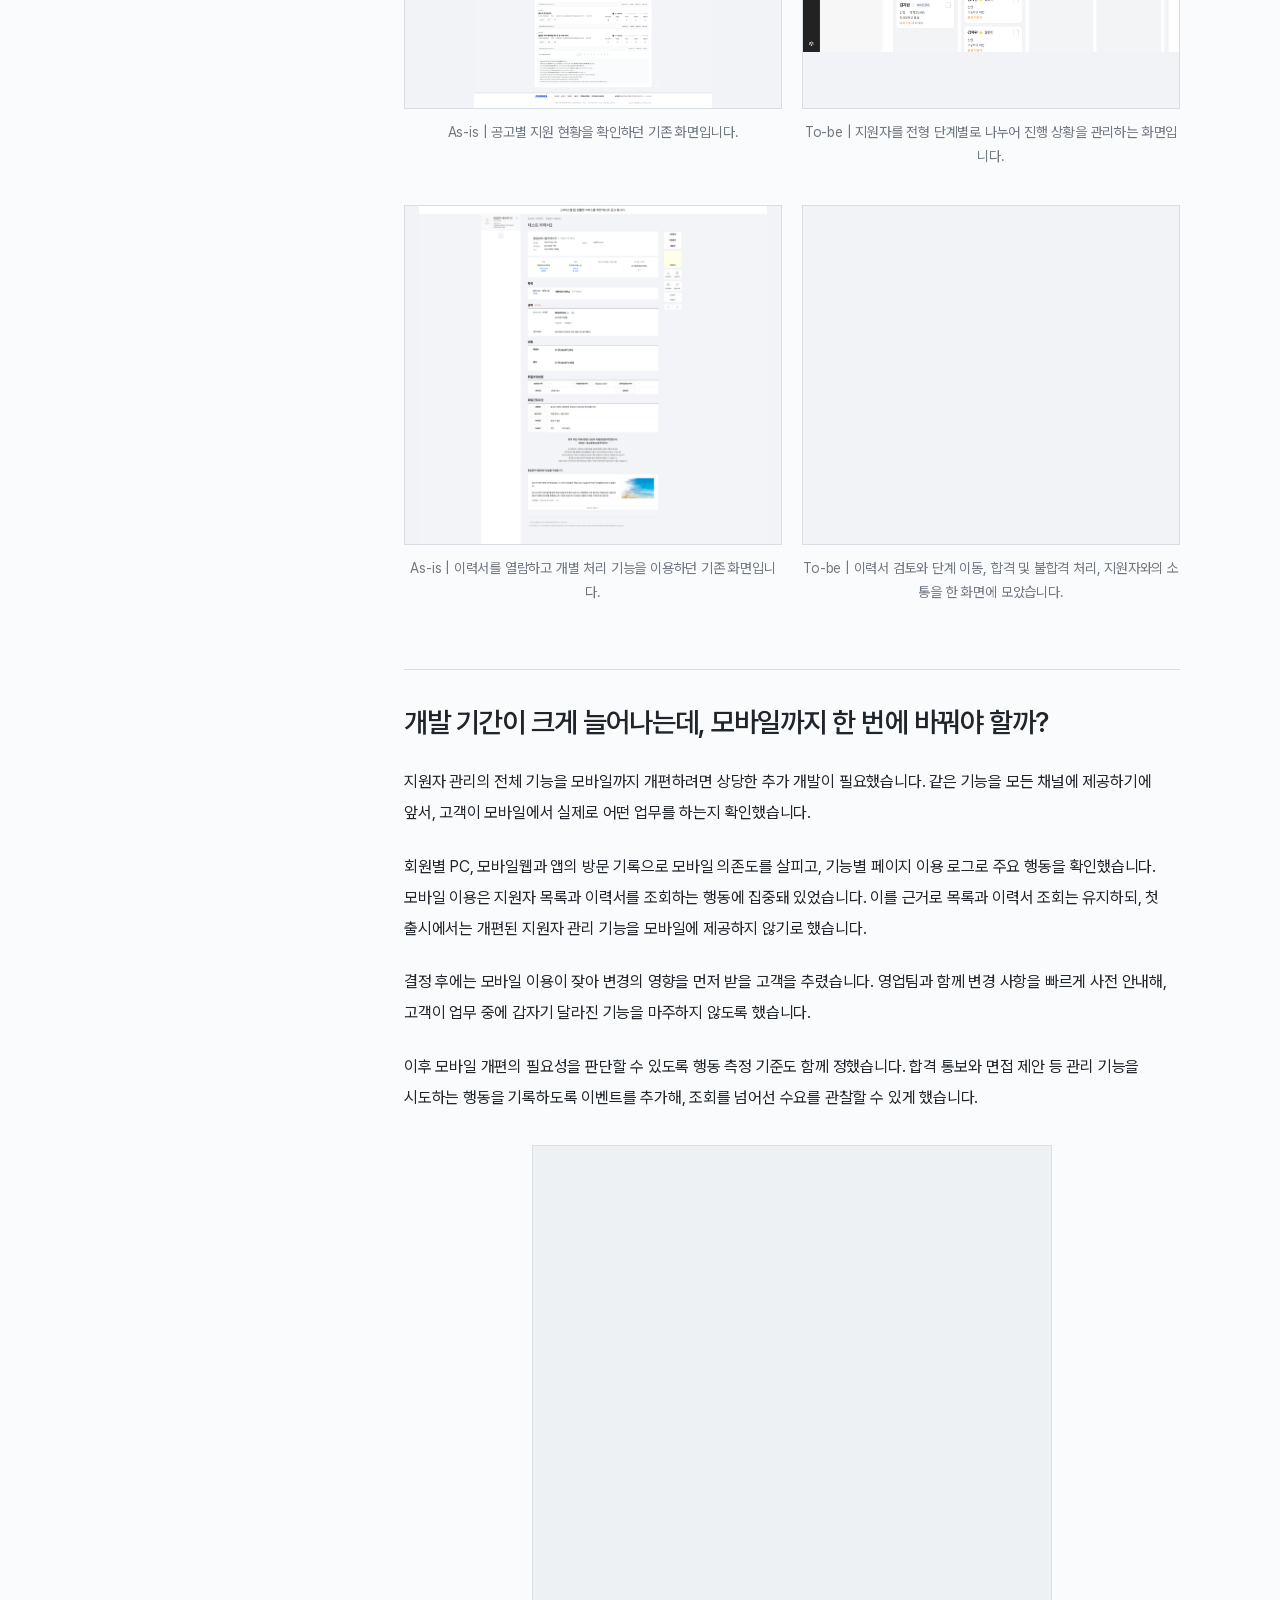
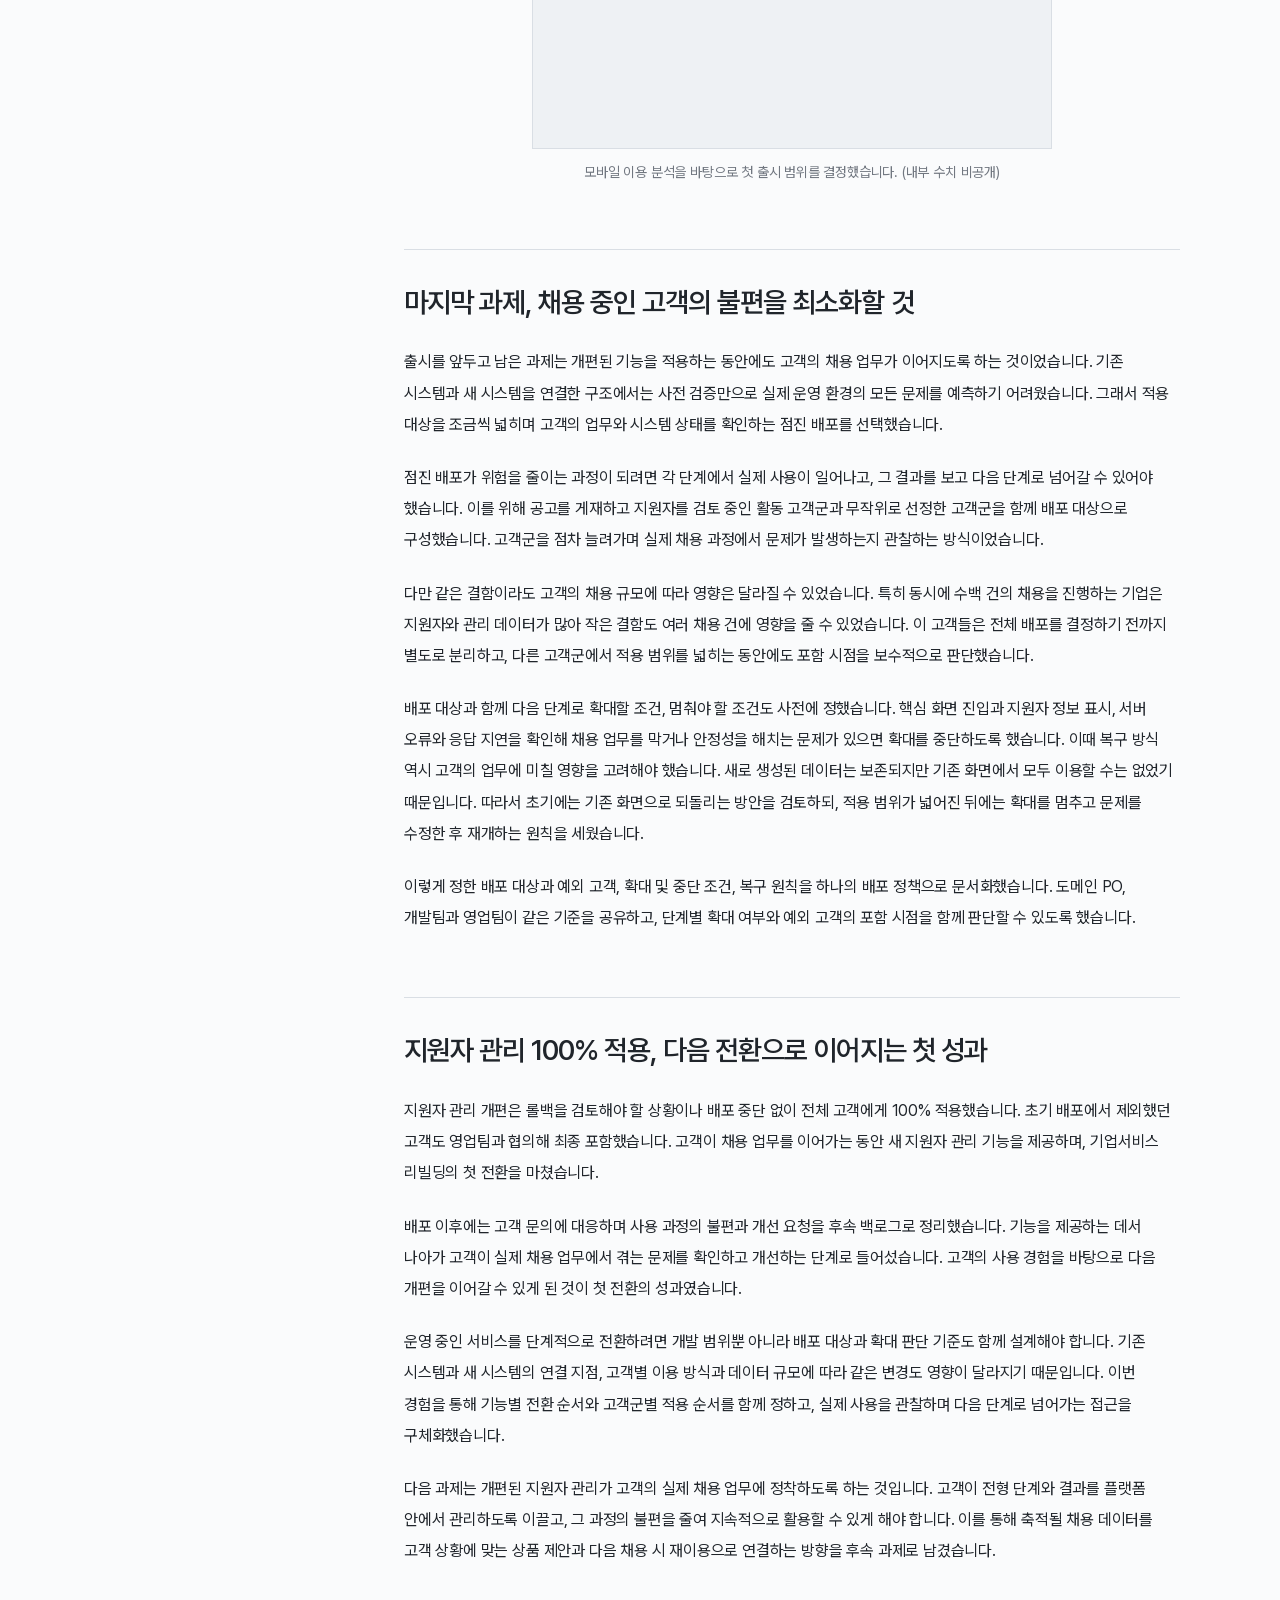
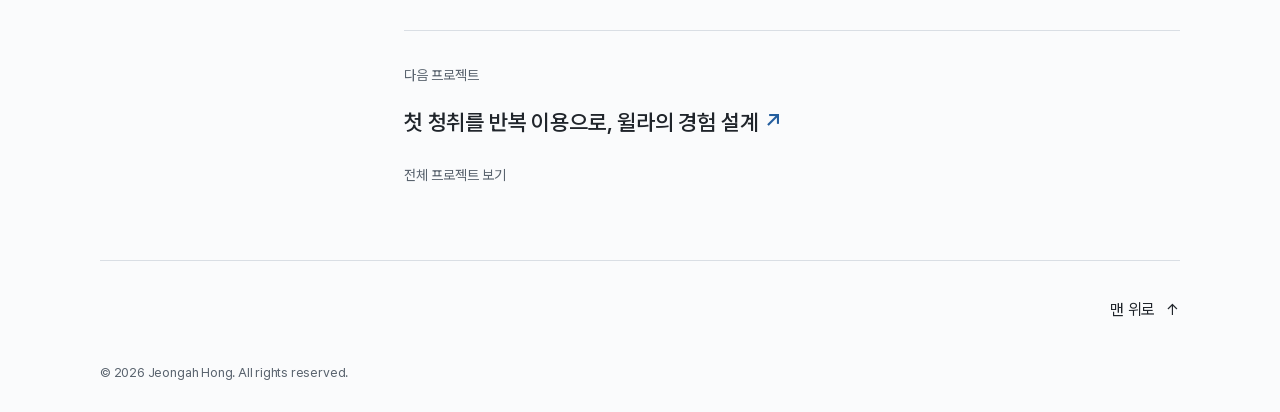
<file: cases/b2b.html>
<!doctype html>
<html lang="ko" id="top"><head><meta charset="utf-8"><meta name="viewport" content="width=device-width, initial-scale=1">
<title>잡코리아를 바꾸되, 고객의 채용은 계속되도록 | Portfolio - Jeongah Hong</title><meta name="description" content="잡코리아의 기존 채용 업무를 유지하는 것을 전환 기준으로 정하고, 이미 개발된 기능을 활용해 지원자 관리부터 100% 배포했습니다.">
<meta name="theme-color" content="#fafbfc"><meta property="og:type" content="website"><meta property="og:title" content="잡코리아를 바꾸되, 고객의 채용은 계속되도록 | 홍정아"><meta property="og:description" content="잡코리아의 기존 채용 업무를 유지하는 것을 전환 기준으로 정하고, 이미 개발된 기능을 활용해 지원자 관리부터 100% 배포했습니다.">
<link rel="icon" href="../assets/favicon.svg" type="image/svg+xml"><link rel="preload" href="../assets/PretendardVariable.woff2" as="font" type="font/woff2" crossorigin>
<link rel="stylesheet" href="../assets/site.css?v=7525d6bbde"><link rel="stylesheet" href="../assets/articles.css?v=eef6dd18d8"><script src="../assets/site.js?v=27dd18fce4" defer></script><script src="../assets/reading.js?v=e66aed9c16" defer></script></head>
<body class="article-page"><a class="skip-link" href="#main">본문으로 바로가기</a>
<header class="site-header"><div class="wrap nav"><a class="wordmark" href="../index.html" aria-label="홍정아 포트폴리오 홈">홍정아 Jeongah Hong</a><nav class="nav-links" aria-label="포트폴리오 목차"><a href="../index.html#intro">About</a><a href="../index.html#work">Projects</a><a href="../index.html#approach">How I Work</a></nav></div></header><main id="main" tabindex="-1"><article class="journal-article">
<header class="article-header"><a class="article-back" href="../index.html#work">← Projects</a>
<p class="article-category">잡코리아(WORXPHERE)</p>
<h1>잡코리아를 바꾸되, 고객의 채용은 계속되도록</h1>
<section class="project-overview" aria-labelledby="overview-title"><h2 id="overview-title">프로젝트 개요</h2><dl><div><dt>기간</dt><dd>2026.03 ~ 2026.08</dd></div><div><dt>역할</dt><dd>프로젝트 총괄 리드</dd></div><div><dt>주요 결정</dt><dd>리빌딩 전략과 우선순위, 도메인별 제품 범위 및 기준</dd></div><div><dt>결과</dt><dd>지원자 관리 개편, 전체 고객 대상 배포 완료</dd></div></dl></section>
</header>
<aside class="article-sidebar"><a class="article-back" href="../index.html#work">← Projects</a><nav class="toc-rail" aria-labelledby="toc-heading"><h2 id="toc-heading">목차</h2><ol><li><a href="#article-opening"><span>운영 중인 서비스를 바꾸는 과제</span></a></li><li><a href="#problem"><span>지금 집중할 두 목표를 다시 명확히 했습니다</span></a></li><li><a href="#sequence"><span>잡코리아를 먼저 바꾸고, 통합 플랫폼으로 확장할 수 있도록</span></a></li><li><a href="#first-step"><span>그렇다면, 무엇을 먼저 바꿀까?</span></a></li><li><a href="#mobile-scope"><span>개발 기간이 크게 늘어나는데, 모바일까지 한 번에 바꿔야 할까?</span></a></li><li><a href="#rollout"><span>마지막 과제, 채용 중인 고객의 불편을 최소화할 것</span></a></li><li><a href="#reflection"><span>지원자 관리 100% 적용, 다음 전환으로 이어지는 첫 성과</span></a></li></ol></nav><a class="toc-top" href="#top">맨 위로 <span aria-hidden="true">↑</span></a></aside>
<div class="article-body"><nav class="article-contents" aria-label="글 목차"><details><summary>목차 <span>7개 항목 <span class="toc-chevron" aria-hidden="true">⌄</span></span></summary><ol><li><a href="#article-opening"><span>운영 중인 서비스를 바꾸는 과제</span></a></li><li><a href="#problem"><span>지금 집중할 두 목표를 다시 명확히 했습니다</span></a></li><li><a href="#sequence"><span>잡코리아를 먼저 바꾸고, 통합 플랫폼으로 확장할 수 있도록</span></a></li><li><a href="#first-step"><span>그렇다면, 무엇을 먼저 바꿀까?</span></a></li><li><a href="#mobile-scope"><span>개발 기간이 크게 늘어나는데, 모바일까지 한 번에 바꿔야 할까?</span></a></li><li><a href="#rollout"><span>마지막 과제, 채용 중인 고객의 불편을 최소화할 것</span></a></li><li><a href="#reflection"><span>지원자 관리 100% 적용, 다음 전환으로 이어지는 첫 성과</span></a></li></ol></details></nav>
<div class="article-opening" id="article-opening"><h2>운영 중인 서비스를 바꾸는 과제</h2><p>웍스피어는 잡코리아, 알바몬, 게임잡 세 채용 플랫폼의 기업서비스를 통합하는 새 플랫폼을 개발하고 있었습니다. 제가 이 프로젝트에 합류했을 때는 잡코리아 기업회원만을 대상으로 베타 출시를 준비하던 단계였습니다.</p><p>프로젝트 총괄을 맡아 가장 먼저 확인한 것은 기존 고객이 새 플랫폼에서도 채용 활동을 이어갈 수 있는지였습니다. 주요 기능은 구현돼 있었지만 실제 업무에 필요한 세부 기능과 흐름에는 차이가 있었습니다. 공고를 등록하고 지원자를 관리하던 기존의 채용 경험을 그대로 이어가기에는 부족했고, 현재 상태로 기존 고객을 전환하기는 어렵다고 판단했습니다.</p></div>
<section class="article-section" id="problem" aria-labelledby="problem-title"><h2 id="problem-title">지금 집중할 두 목표를 다시 명확히 했습니다</h2><p>기업이 채용 업무를 더 편하게 직접 수행하도록 하는 것과 잡코리아 기업서비스의 기술 기반을 현대화하는 것은 이미 제기된 과제였습니다. 여러 사업 목표와 경쟁 상황에 대응하려면 두 과제를 함께 해결해야 했고, 이를 위한 해법으로 세 채용 플랫폼을 통합하는 새 플랫폼 구축이 추진되었던 것입니다.</p><p>개선의 필요성은 분명했습니다. 공고 등록과 수정, 상품 선택과 구매를 영업 담당자나 영업 운영자에게 의존하는 경우가 많았고, 지원서 검토 이후의 업무도 충분히 다루지 못하고 있었습니다. 기존 .NET 기반 시스템은 기능 간 의존성과 누적된 제약으로 작은 기능 수정과 출시에도 병목이 컸습니다. 고객의 불편을 확인해도 제품에 빠르게 반영하기 어려운 구조였습니다.</p><p>새 플랫폼에서는 기존 구조의 제약에서 벗어나 기능을 설계하고 구현할 수 있었습니다. 하지만 기존 고객에게 필요한 기능과 운영 조건까지 갖춰 잡코리아 기업서비스를 대체할 수준에 도달하는 시점은 예측하기 어려웠습니다. 세 플랫폼의 통합은 그보다 더 넓은 범위의 과제였고, 지금 우선해서 해결해야 하는 문제인지에 대해서도 판단이 모이지 않은 상태였습니다.</p><p>저는 기존의 두 목표를 바탕으로 지금 집중할 기준을 다시 명확히 했습니다. 첫째, 고객이 진행 중인 채용을 이어가면서 공고 등록과 지원자 관리, 상품 선택과 구매를 더 편하게 직접 처리할 수 있어야 했습니다. 둘째, 이러한 경험을 지속적으로 개선할 수 있도록 기술적 토대를 마련해야 했습니다. 이 두 목표를 고객의 현재 채용 업무를 유지하면서 달성할 수 있는 실행 경로가 필요했습니다.</p></section><section class="article-section" id="sequence" aria-labelledby="sequence-title"><h2 id="sequence-title">잡코리아를 먼저 바꾸고, 통합 플랫폼으로 확장할 수 있도록</h2><p>기존 기업서비스는 영업 운영과 내부 관리 시스템에도 연결돼 있었습니다. 한 번에 전환하려면 화면에 보이는 기능뿐 아니라 기존 업무를 유지하는 데 필요한 조건까지 모두 맞춰야 했습니다. 그동안 고객 경험 개선은 늦어지고, 전환 시점에는 고객이 한꺼번에 큰 변화를 받아들여야 했습니다.</p><p>저는 이 문제와 대안을 리더십에 설명하고, 기존 잡코리아 기업서비스를 운영하면서 기능별로 개선하는 방향으로 리빌딩 전략을 바꿨습니다. 기존 기능을 100% 유지하는 것을 전환의 목표로 삼고, 새 플랫폼에 구현된 기능을 기존 서비스 안에 순차적으로 연결하는 계획이었습니다. 고객은 채용을 계속하면서 준비된 영역부터 새로운 경험을 이용할 수 있었습니다.</p><p>메뉴별로 기존 기능을 유지할 영역, 새 플랫폼의 자산을 활용할 영역, 기능 보완과 구조 조정이 필요한 영역을 나눴습니다. 새 자산을 활용하더라도 수정 부담이 큰 영역은 별도 구축을 검토했습니다. 두 시스템을 함께 관리하는 부담을 감수하는 대신, 전체 전환을 기다리지 않고 고객에게 개선을 제공하며 다음 개편에 반영할 수 있는 경로를 선택했습니다.</p><p>이 전환안을 목업으로 만들어 기술 리더를 포함한 모든 팀원들과 예상 화면을 검토했습니다. 각 업무 담당자가 구현 조건과 제약사항을 확인하고 실행 가능한 범위와 순서에 합의했습니다. 화면의 점진 전환과 데이터 이관, 신규 기능 설계는 별도 과제로 나눠 병행하도록 계획했습니다.</p><p>통합 기업 플랫폼으로의 확장 방향은 유지했습니다. 다만 통합에 필요한 요구사항과 제약을 모두 식별한 상태는 아니었으므로, 잡코리아의 개선을 먼저 진행하면서 이후 요구가 구체화돼도 대응할 수 있도록 팀은 확장성을 고려해 아키텍처를 설계했습니다.</p></section><section class="article-section" id="first-step" aria-labelledby="first-step-title"><h2 id="first-step-title">그렇다면, 무엇을 먼저 바꿀까?</h2><p>문제 해결의 기대 효과가 가장 큰 영역은 공고 등록이었습니다. 채용을 시작하는 첫 단계이면서 고객이 영업 담당자와 영업 운영자에게 가장 많이 의존하는 영역이었기 때문입니다. 고객이 직접 공고를 등록할 수 있도록 바꾸면 업무 비효율을 줄이고, 상품 선택과 구매까지 제품 안에서 개선할 기회도 넓힐 수 있었습니다.</p><p>하지만 가장 먼저 진행한 것은 지원자 관리 개편이었습니다. 공고 등록은 공고와 상품, 기업정보가 얽힌 구조를 분석하고 기술적 합의를 만드는 데 시간이 필요했습니다. 그동안 고객에게 먼저 제공할 개선을 다음 세 가지 기준으로 판단했습니다.</p><p><strong>1. 고객이 이미 직접 처리하던 업무여서 전환 부담이 작았습니다.</strong><br>지원자 관리는 영업 담당자나 운영 대행에 맡기지 않고 고객이 직접 하던 업무였습니다. 고객과 영업조직의 업무 분담을 바꾸지 않고도 기존 업무 안에서 개선된 경험을 제공할 수 있었습니다.</p><p><strong>2. 준비된 기능을 활용해 더 적은 추가 작업으로 제공할 수 있었습니다.</strong><br>베타 버전에는 전형 단계별 지원자 관리와 지원자 및 구인기업 간 커뮤니케이션 기능이 이미 구현돼 있었습니다. 기존 서비스에 필요한 기능을 보완해 연결하면, 공고 등록에 비해 첫 개선을 제공하는 데 드는 추가 작업과 기회비용이 작았습니다.</p><p><strong>3. 고객의 불편을 줄이면서 채용 데이터를 쌓을 기반을 마련할 수 있었습니다.</strong><br>기존 면접 제안과 결과 통보 기능의 사용률은 낮았고, 영업조직을 통해 간접적으로 들은 고객 의견에서도 별도의 채용 관리 시스템(ATS)이나 엑셀로 지원자를 관리한다는 피드백이 많았습니다. 지원서 검토부터 전형 단계별 소통, 합격과 불합격 처리, 평가를 한곳에서 이어가면 여러 도구를 오가는 불편을 줄일 수 있었습니다. 플랫폼에 쌓일 채용 진행과 평가 정보는 향후 구직자 대상 공고 추천과 기업의 채용 성과에 맞는 서비스 제안을 개선할 기반으로 봤습니다.</p><p>이 판단에 따라 지원자 관리를 먼저 제공하고, 공고 등록의 분석과 설계를 병행하도록 로드맵을 구성했습니다. 기대 효과의 크기와 함께 고객에게 개선을 제공하기까지의 시간, 준비된 자산과 추가 작업을 고려한 순서였습니다.</p><div class="article-figures article-comparison"><figure class="evidence evidence-captioned"><img src="assets/content-edit/b2b-applicants-list-asis.png" alt="As-is | 공고별 지원 현황을 확인하던 기존 화면입니다." width="5792" height="8192" loading="lazy" decoding="async"><figcaption>As-is | 공고별 지원 현황을 확인하던 기존 화면입니다.</figcaption></figure><figure class="evidence evidence-captioned"><img src="assets/content-edit/b2b-applicants-list-tobe.png" alt="To-be | 지원자를 전형 단계별로 나누어 진행 상황을 관리하는 화면입니다." width="2880" height="2160" loading="lazy" decoding="async"><figcaption>To-be | 지원자를 전형 단계별로 나누어 진행 상황을 관리하는 화면입니다.</figcaption></figure><figure class="evidence evidence-captioned"><img src="assets/content-edit/b2b-applicant-detail-asis.png" alt="As-is | 이력서를 열람하고 개별 처리 기능을 이용하던 기존 화면입니다." width="5824" height="5670" loading="lazy" decoding="async"><figcaption>As-is | 이력서를 열람하고 개별 처리 기능을 이용하던 기존 화면입니다.</figcaption></figure><figure class="evidence evidence-captioned"><img src="assets/content-edit/b2b-applicant-detail-tobe.png" alt="To-be | 이력서 검토와 단계 이동, 합격 및 불합격 처리, 지원자와의 소통을 한 화면에 모았습니다." width="2880" height="2160" loading="lazy" decoding="async"><figcaption>To-be | 이력서 검토와 단계 이동, 합격 및 불합격 처리, 지원자와의 소통을 한 화면에 모았습니다.</figcaption></figure></div></section><section class="article-section" id="mobile-scope" aria-labelledby="mobile-scope-title"><span id="mobile-scope-evidence" class="legacy-anchor" aria-hidden="true"></span><h2 id="mobile-scope-title">개발 기간이 크게 늘어나는데, 모바일까지 한 번에 바꿔야 할까?</h2><p>지원자 관리의 전체 기능을 모바일까지 개편하려면 상당한 추가 개발이 필요했습니다. 같은 기능을 모든 채널에 제공하기에 앞서, 고객이 모바일에서 실제로 어떤 업무를 하는지 확인했습니다.</p><p>회원별 PC, 모바일웹과 앱의 방문 기록으로 모바일 의존도를 살피고, 기능별 페이지 이용 로그로 주요 행동을 확인했습니다. 모바일 이용은 지원자 목록과 이력서를 조회하는 행동에 집중돼 있었습니다. 이를 근거로 목록과 이력서 조회는 유지하되, 첫 출시에서는 개편된 지원자 관리 기능을 모바일에 제공하지 않기로 했습니다.</p><p>결정 후에는 모바일 이용이 잦아 변경의 영향을 먼저 받을 고객을 추렸습니다. 영업팀과 함께 변경 사항을 빠르게 사전 안내해, 고객이 업무 중에 갑자기 달라진 기능을 마주하지 않도록 했습니다.</p><p>이후 모바일 개편의 필요성을 판단할 수 있도록 행동 측정 기준도 함께 정했습니다. 합격 통보와 면접 제안 등 관리 기능을 시도하는 행동을 기록하도록 이벤트를 추가해, 조회를 넘어선 수요를 관찰할 수 있게 했습니다.</p><div class="article-figures article-report"><figure class="evidence evidence-captioned"><img src="assets/content-edit/b2b-mobile-report-excerpt.png" alt="모바일 웹 전략 보고서의 제목, 분석 결론과 채널별 이용 현황입니다. 내부 수치와 식별 정보는 가렸습니다." width="1263" height="1468" loading="lazy" decoding="async"><figcaption>모바일 이용 분석을 바탕으로 첫 출시 범위를 결정했습니다. (내부 수치 비공개)</figcaption></figure></div></section><section class="article-section" id="rollout" aria-labelledby="rollout-title"><span id="recovery" class="legacy-anchor" aria-hidden="true"></span><h2 id="rollout-title">마지막 과제, 채용 중인 고객의 불편을 최소화할 것</h2><p>출시를 앞두고 남은 과제는 개편된 기능을 적용하는 동안에도 고객의 채용 업무가 이어지도록 하는 것이었습니다. 기존 시스템과 새 시스템을 연결한 구조에서는 사전 검증만으로 실제 운영 환경의 모든 문제를 예측하기 어려웠습니다. 그래서 적용 대상을 조금씩 넓히며 고객의 업무와 시스템 상태를 확인하는 점진 배포를 선택했습니다.</p><p>점진 배포가 위험을 줄이는 과정이 되려면 각 단계에서 실제 사용이 일어나고, 그 결과를 보고 다음 단계로 넘어갈 수 있어야 했습니다. 이를 위해 공고를 게재하고 지원자를 검토 중인 활동 고객군과 무작위로 선정한 고객군을 함께 배포 대상으로 구성했습니다. 고객군을 점차 늘려가며 실제 채용 과정에서 문제가 발생하는지 관찰하는 방식이었습니다.</p><p>다만 같은 결함이라도 고객의 채용 규모에 따라 영향은 달라질 수 있었습니다. 특히 동시에 수백 건의 채용을 진행하는 기업은 지원자와 관리 데이터가 많아 작은 결함도 여러 채용 건에 영향을 줄 수 있었습니다. 이 고객들은 전체 배포를 결정하기 전까지 별도로 분리하고, 다른 고객군에서 적용 범위를 넓히는 동안에도 포함 시점을 보수적으로 판단했습니다.</p><p>배포 대상과 함께 다음 단계로 확대할 조건, 멈춰야 할 조건도 사전에 정했습니다. 핵심 화면 진입과 지원자 정보 표시, 서버 오류와 응답 지연을 확인해 채용 업무를 막거나 안정성을 해치는 문제가 있으면 확대를 중단하도록 했습니다. 이때 복구 방식 역시 고객의 업무에 미칠 영향을 고려해야 했습니다. 새로 생성된 데이터는 보존되지만 기존 화면에서 모두 이용할 수는 없었기 때문입니다. 따라서 초기에는 기존 화면으로 되돌리는 방안을 검토하되, 적용 범위가 넓어진 뒤에는 확대를 멈추고 문제를 수정한 후 재개하는 원칙을 세웠습니다.</p><p>이렇게 정한 배포 대상과 예외 고객, 확대 및 중단 조건, 복구 원칙을 하나의 배포 정책으로 문서화했습니다. 도메인 PO, 개발팀과 영업팀이 같은 기준을 공유하고, 단계별 확대 여부와 예외 고객의 포함 시점을 함께 판단할 수 있도록 했습니다.</p></section><section class="article-section" id="reflection" aria-labelledby="reflection-title"><span id="ownership" class="legacy-anchor" aria-hidden="true"></span><span id="roadmap-evidence" class="legacy-anchor" aria-hidden="true"></span><h2 id="reflection-title">지원자 관리 100% 적용, 다음 전환으로 이어지는 첫 성과</h2><p>지원자 관리 개편은 롤백을 검토해야 할 상황이나 배포 중단 없이 전체 고객에게 100% 적용했습니다. 초기 배포에서 제외했던 고객도 영업팀과 협의해 최종 포함했습니다. 고객이 채용 업무를 이어가는 동안 새 지원자 관리 기능을 제공하며, 기업서비스 리빌딩의 첫 전환을 마쳤습니다.</p><p>배포 이후에는 고객 문의에 대응하며 사용 과정의 불편과 개선 요청을 후속 백로그로 정리했습니다. 기능을 제공하는 데서 나아가 고객이 실제 채용 업무에서 겪는 문제를 확인하고 개선하는 단계로 들어섰습니다. 고객의 사용 경험을 바탕으로 다음 개편을 이어갈 수 있게 된 것이 첫 전환의 성과였습니다.</p><p>운영 중인 서비스를 단계적으로 전환하려면 개발 범위뿐 아니라 배포 대상과 확대 판단 기준도 함께 설계해야 합니다. 기존 시스템과 새 시스템의 연결 지점, 고객별 이용 방식과 데이터 규모에 따라 같은 변경도 영향이 달라지기 때문입니다. 이번 경험을 통해 기능별 전환 순서와 고객군별 적용 순서를 함께 정하고, 실제 사용을 관찰하며 다음 단계로 넘어가는 접근을 구체화했습니다.</p><p>다음 과제는 개편된 지원자 관리가 고객의 실제 채용 업무에 정착하도록 하는 것입니다. 고객이 전형 단계와 결과를 플랫폼 안에서 관리하도록 이끌고, 그 과정의 불편을 줄여 지속적으로 활용할 수 있게 해야 합니다. 이를 통해 축적될 채용 데이터를 고객 상황에 맞는 상품 제안과 다음 채용 시 재이용으로 연결하는 방향을 후속 과제로 남겼습니다.</p></section>

<nav class="article-next" aria-label="다른 프로젝트"><span>다음 프로젝트</span><a href="willa.html">첫 청취를 반복 이용으로, 윌라의 경험 설계 <span aria-hidden="true">↗</span></a><a class="article-back" href="../index.html#work">전체 프로젝트 보기</a></nav></div></article></main><nav class="reading-actions wrap" aria-label="페이지 이동"><a href="#top">맨 위로 <span aria-hidden="true">↑</span></a></nav><footer class="site-footer"><div class="wrap"><p>© 2026 Jeongah Hong. All rights reserved.</p></div></footer></body></html>
</file>
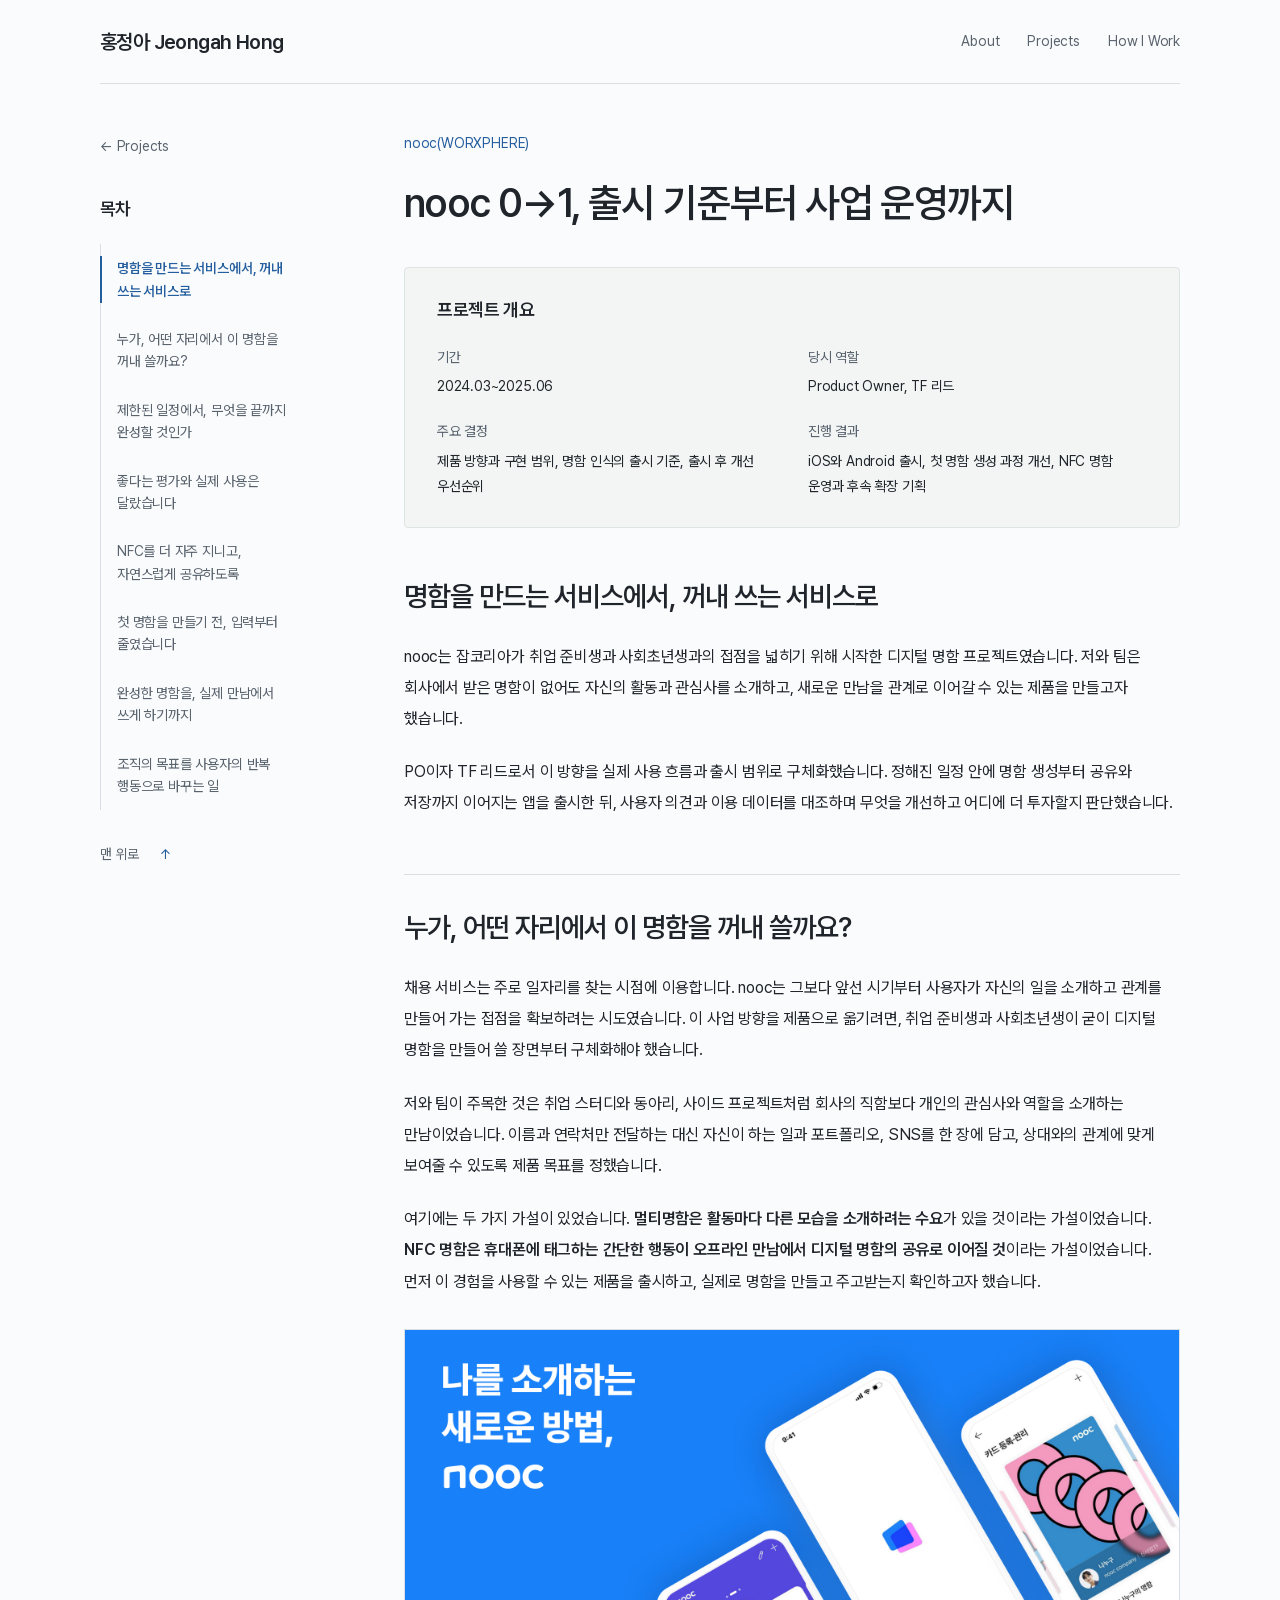
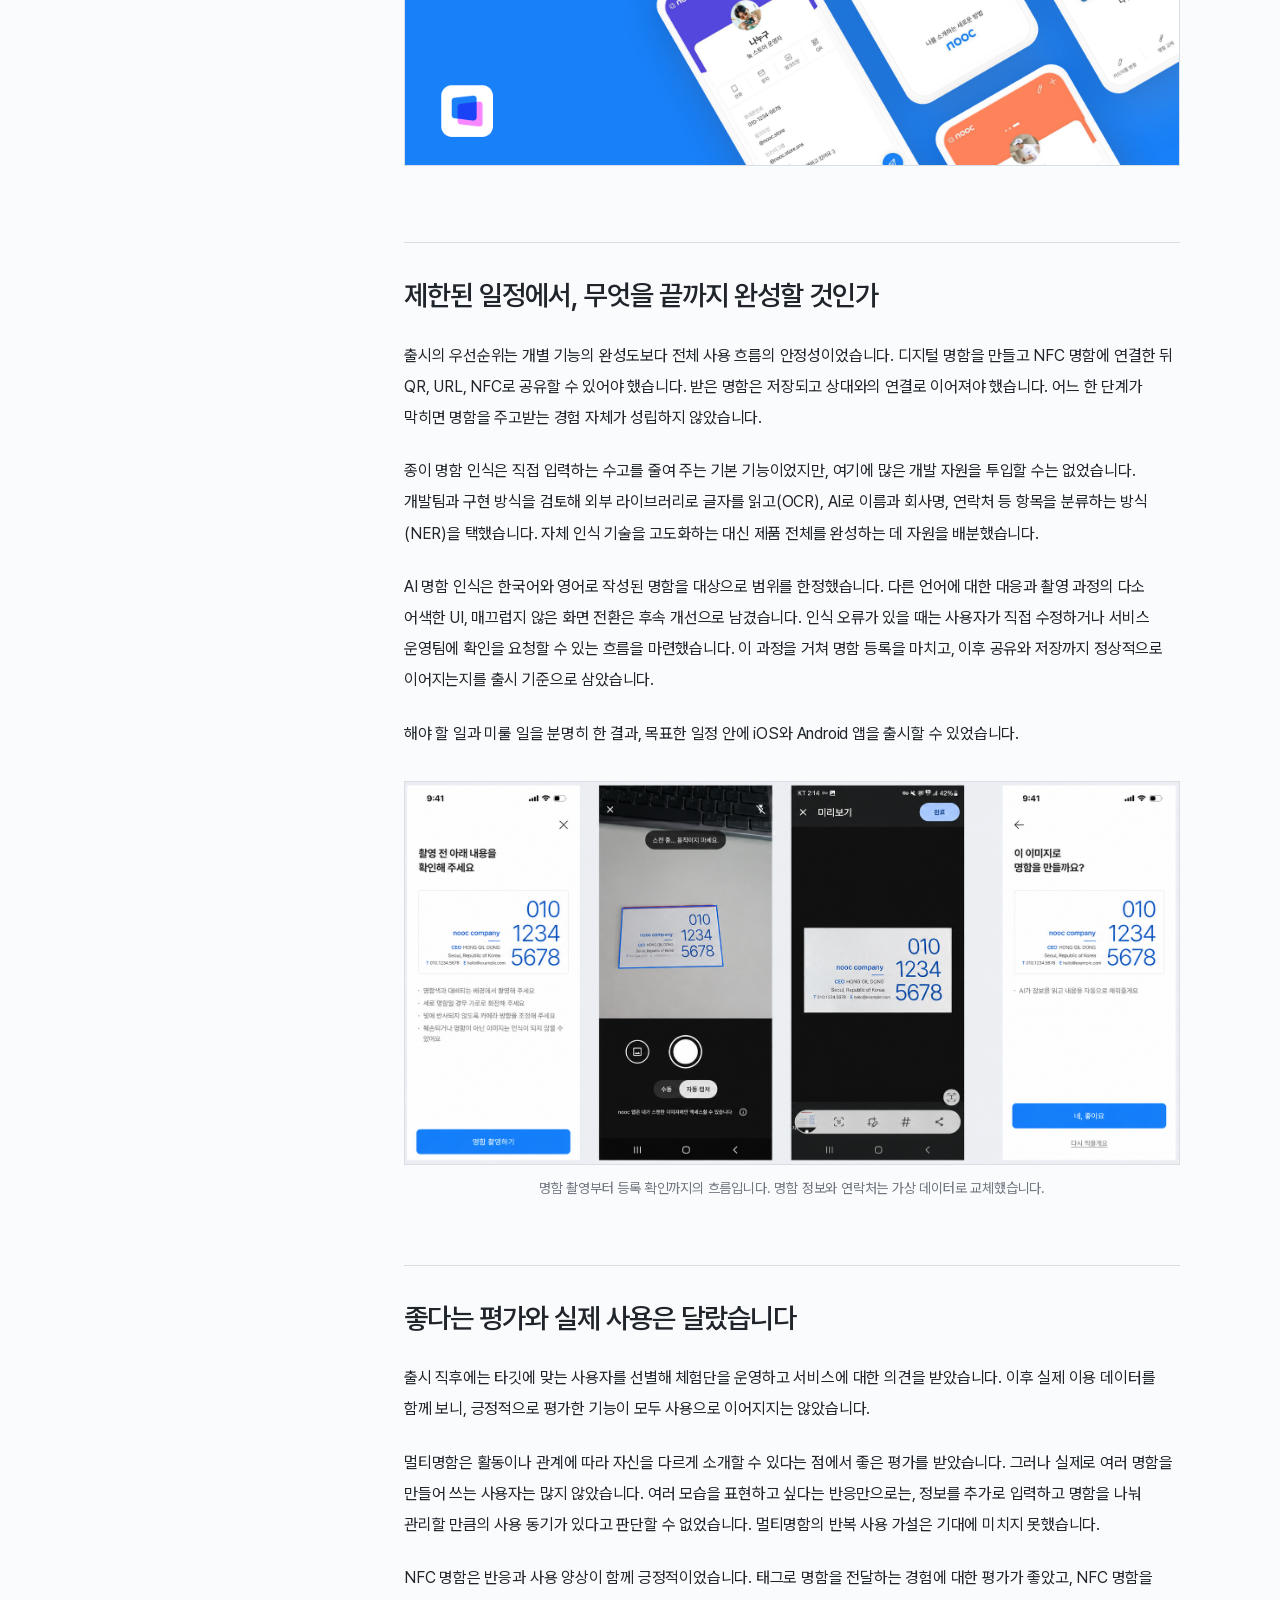
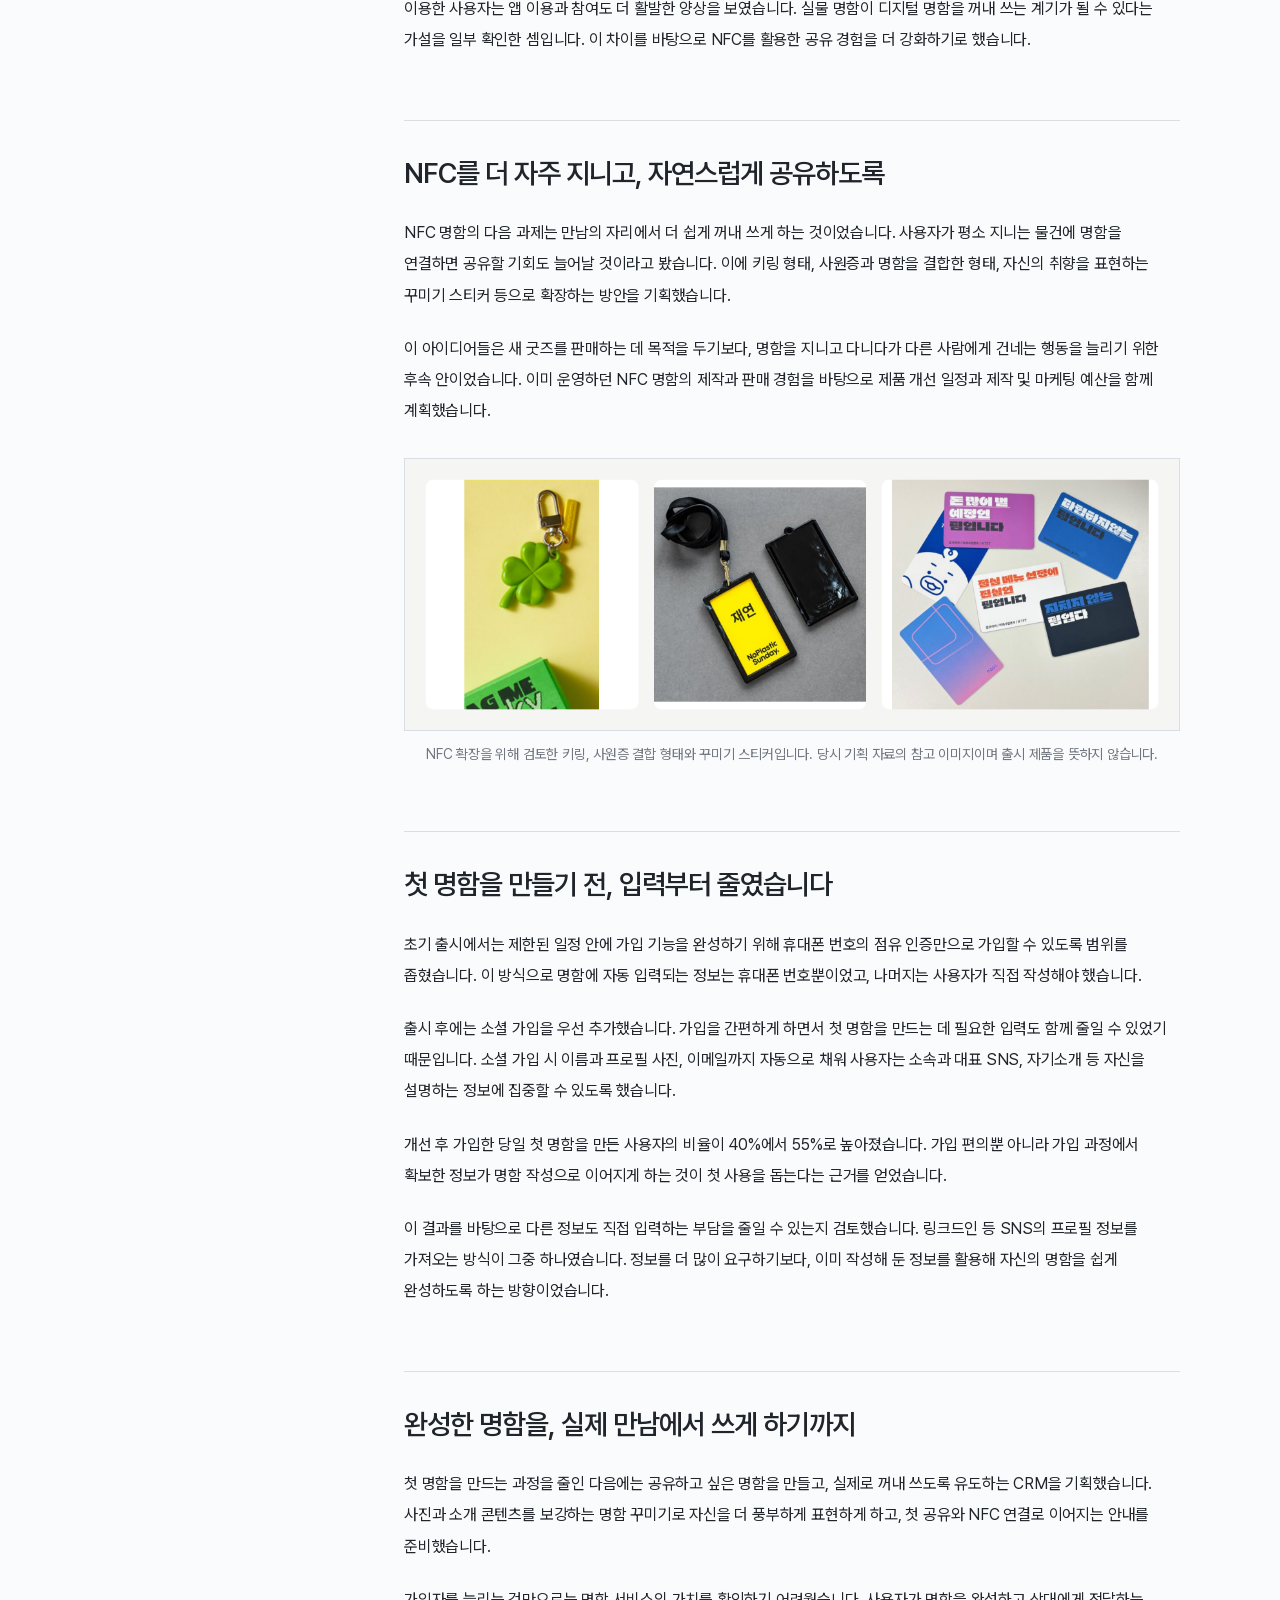
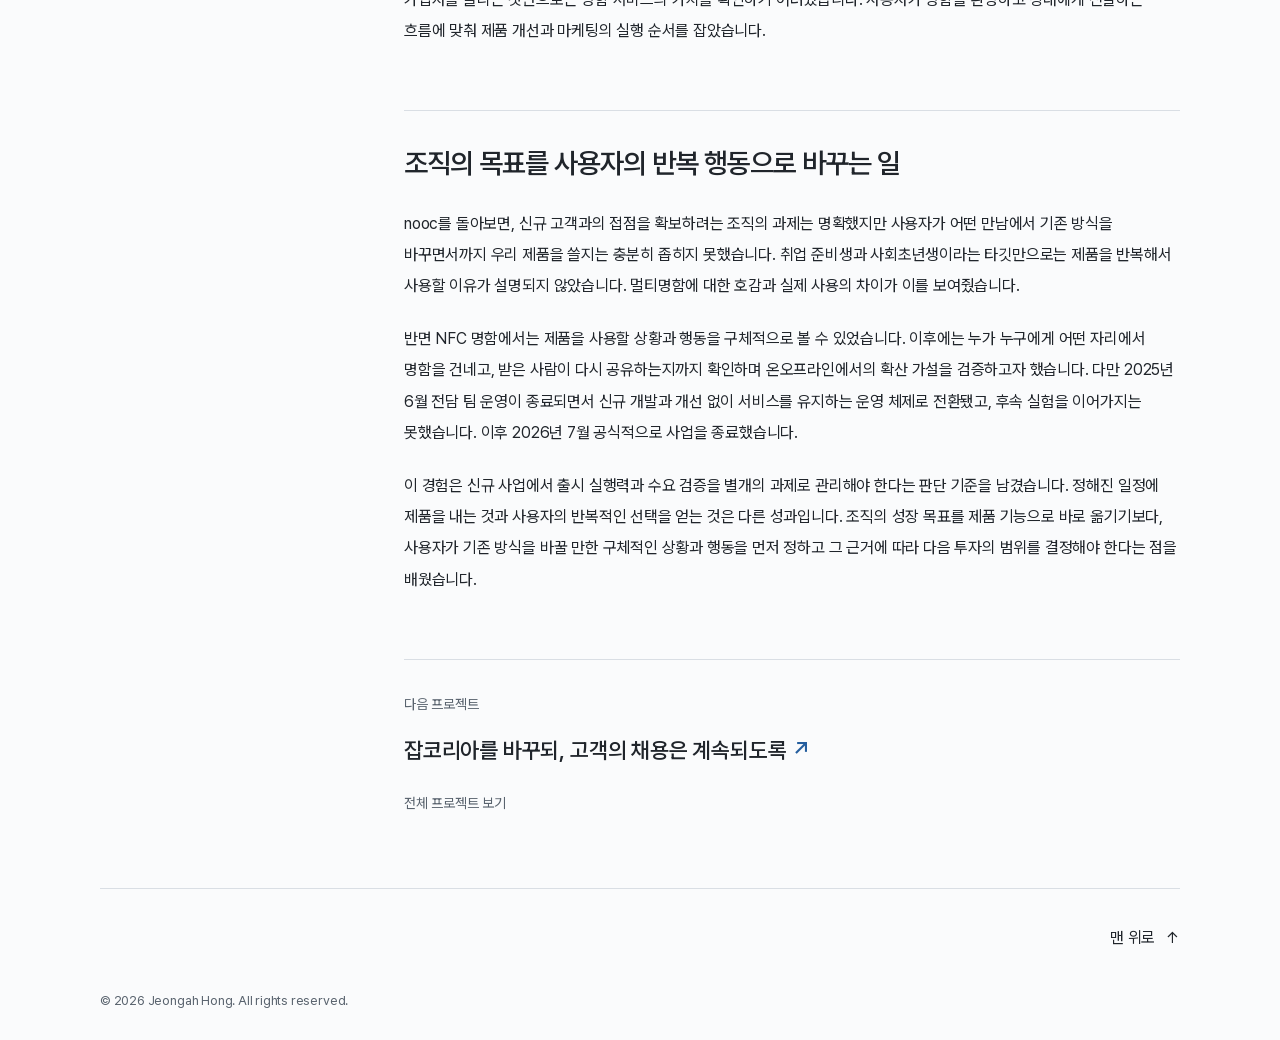
<file: cases/nooc.html>
<!doctype html>
<html lang="ko" id="top"><head><meta charset="utf-8"><meta name="viewport" content="width=device-width, initial-scale=1">
<title>nooc 0→1, 출시 기준부터 사업 운영까지 | Portfolio - Jeongah Hong</title><meta name="description" content="명함 생성부터 공유와 저장까지 이어지는 앱을 정해진 일정에 출시했습니다. 이후 사용자 의견과 이용 데이터를 대조해 NFC 명함의 확장 가능성과 멀티명함의 한계를 확인하고, 첫 명함 생성 과정을 개선했습니다.">
<meta name="theme-color" content="#fafbfc"><meta property="og:type" content="website"><meta property="og:title" content="nooc 0→1, 출시 기준부터 사업 운영까지 | 홍정아"><meta property="og:description" content="명함 생성부터 공유와 저장까지 이어지는 앱을 정해진 일정에 출시했습니다. 이후 사용자 의견과 이용 데이터를 대조해 NFC 명함의 확장 가능성과 멀티명함의 한계를 확인하고, 첫 명함 생성 과정을 개선했습니다.">
<link rel="icon" href="../assets/favicon.svg" type="image/svg+xml"><link rel="preload" href="../assets/PretendardVariable.woff2" as="font" type="font/woff2" crossorigin>
<link rel="stylesheet" href="../assets/site.css?v=7525d6bbde"><link rel="stylesheet" href="../assets/articles.css?v=eef6dd18d8"><script src="../assets/site.js?v=27dd18fce4" defer></script><script src="../assets/reading.js?v=e66aed9c16" defer></script></head>
<body class="article-page"><a class="skip-link" href="#main">본문으로 바로가기</a>
<header class="site-header"><div class="wrap nav"><a class="wordmark" href="../index.html" aria-label="홍정아 포트폴리오 홈">홍정아 Jeongah Hong</a><nav class="nav-links" aria-label="포트폴리오 목차"><a href="../index.html#intro">About</a><a href="../index.html#work">Projects</a><a href="../index.html#approach">How I Work</a></nav></div></header><main id="main" tabindex="-1"><article class="journal-article">
<header class="article-header"><a class="article-back" href="../index.html#work">← Projects</a>
<p class="article-category">nooc(WORXPHERE)</p>
<h1>nooc 0→1, 출시 기준부터 사업 운영까지</h1>
<section class="project-overview" aria-labelledby="overview-title"><h2 id="overview-title">프로젝트 개요</h2><dl><div><dt>기간</dt><dd>2024.03~2025.06</dd></div><div><dt>당시 역할</dt><dd>Product Owner, TF 리드</dd></div><div><dt>주요 결정</dt><dd>제품 방향과 구현 범위, 명함 인식의 출시 기준, 출시 후 개선 우선순위</dd></div><div><dt>진행 결과</dt><dd>iOS와 Android 출시, 첫 명함 생성 과정 개선, NFC 명함 운영과 후속 확장 기획</dd></div></dl></section>
</header>
<aside class="article-sidebar"><a class="article-back" href="../index.html#work">← Projects</a><nav class="toc-rail" aria-labelledby="toc-heading"><h2 id="toc-heading">목차</h2><ol><li><a href="#article-opening"><span>명함을 만드는 서비스에서, 꺼내 쓰는 서비스로</span></a></li><li><a href="#starting-point"><span>누가, 어떤 자리에서 이 명함을 꺼내 쓸까요?</span></a></li><li><a href="#recognition"><span>제한된 일정에서, 무엇을 끝까지 완성할 것인가</span></a></li><li><a href="#user-research"><span>좋다는 평가와 실제 사용은 달랐습니다</span></a></li><li><a href="#nfc-operations"><span>NFC를 더 자주 지니고, 자연스럽게 공유하도록</span></a></li><li><a href="#first-card-journey"><span>첫 명함을 만들기 전, 입력부터 줄였습니다</span></a></li><li><a href="#business-plan"><span>완성한 명함을, 실제 만남에서 쓰게 하기까지</span></a></li><li><a href="#reflection"><span>조직의 목표를 사용자의 반복 행동으로 바꾸는 일</span></a></li></ol></nav><a class="toc-top" href="#top">맨 위로 <span aria-hidden="true">↑</span></a></aside>
<div class="article-body"><nav class="article-contents" aria-label="글 목차"><details><summary>목차 <span>8개 항목 <span class="toc-chevron" aria-hidden="true">⌄</span></span></summary><ol><li><a href="#article-opening"><span>명함을 만드는 서비스에서, 꺼내 쓰는 서비스로</span></a></li><li><a href="#starting-point"><span>누가, 어떤 자리에서 이 명함을 꺼내 쓸까요?</span></a></li><li><a href="#recognition"><span>제한된 일정에서, 무엇을 끝까지 완성할 것인가</span></a></li><li><a href="#user-research"><span>좋다는 평가와 실제 사용은 달랐습니다</span></a></li><li><a href="#nfc-operations"><span>NFC를 더 자주 지니고, 자연스럽게 공유하도록</span></a></li><li><a href="#first-card-journey"><span>첫 명함을 만들기 전, 입력부터 줄였습니다</span></a></li><li><a href="#business-plan"><span>완성한 명함을, 실제 만남에서 쓰게 하기까지</span></a></li><li><a href="#reflection"><span>조직의 목표를 사용자의 반복 행동으로 바꾸는 일</span></a></li></ol></details></nav>
<div class="article-opening" id="article-opening"><h2>명함을 만드는 서비스에서, 꺼내 쓰는 서비스로</h2><p>nooc는 잡코리아가 취업 준비생과 사회초년생과의 접점을 넓히기 위해 시작한 디지털 명함 프로젝트였습니다. 저와 팀은 회사에서 받은 명함이 없어도 자신의 활동과 관심사를 소개하고, 새로운 만남을 관계로 이어갈 수 있는 제품을 만들고자 했습니다.</p><p>PO이자 TF 리드로서 이 방향을 실제 사용 흐름과 출시 범위로 구체화했습니다. 정해진 일정 안에 명함 생성부터 공유와 저장까지 이어지는 앱을 출시한 뒤, 사용자 의견과 이용 데이터를 대조하며 무엇을 개선하고 어디에 더 투자할지 판단했습니다.</p></div>
<section class="article-section" id="starting-point" aria-labelledby="starting-point-title"><span id="first-users" class="legacy-anchor" aria-hidden="true"></span><span id="mvp" class="legacy-anchor" aria-hidden="true"></span><span id="product-frame" class="legacy-anchor" aria-hidden="true"></span><h2 id="starting-point-title">누가, 어떤 자리에서 이 명함을 꺼내 쓸까요?</h2><p>채용 서비스는 주로 일자리를 찾는 시점에 이용합니다. nooc는 그보다 앞선 시기부터 사용자가 자신의 일을 소개하고 관계를 만들어 가는 접점을 확보하려는 시도였습니다. 이 사업 방향을 제품으로 옮기려면, 취업 준비생과 사회초년생이 굳이 디지털 명함을 만들어 쓸 장면부터 구체화해야 했습니다.</p><p>저와 팀이 주목한 것은 취업 스터디와 동아리, 사이드 프로젝트처럼 회사의 직함보다 개인의 관심사와 역할을 소개하는 만남이었습니다. 이름과 연락처만 전달하는 대신 자신이 하는 일과 포트폴리오, SNS를 한 장에 담고, 상대와의 관계에 맞게 보여줄 수 있도록 제품 목표를 정했습니다.</p><p>여기에는 두 가지 가설이 있었습니다. <strong>멀티명함은 활동마다 다른 모습을 소개하려는 수요</strong>가 있을 것이라는 가설이었습니다. <strong>NFC 명함은 휴대폰에 태그하는 간단한 행동이 오프라인 만남에서 디지털 명함의 공유로 이어질 것</strong>이라는 가설이었습니다. 먼저 이 경험을 사용할 수 있는 제품을 출시하고, 실제로 명함을 만들고 주고받는지 확인하고자 했습니다.</p><div class="article-figures"><figure class="evidence evidence-captioned"><img src="assets/content-edit/nooc-product-original.png" alt="nooc의 디지털 명함과 앱 화면을 소개하는 서비스 소개 자료입니다." width="3840" height="2160" loading="lazy" decoding="async"><figcaption></figcaption></figure></div></section><section class="article-section" id="recognition" aria-labelledby="recognition-title"><span id="admin-request" class="legacy-anchor" aria-hidden="true"></span><h2 id="recognition-title">제한된 일정에서, 무엇을 끝까지 완성할 것인가</h2><p>출시의 우선순위는 개별 기능의 완성도보다 전체 사용 흐름의 안정성이었습니다. 디지털 명함을 만들고 NFC 명함에 연결한 뒤 QR, URL, NFC로 공유할 수 있어야 했습니다. 받은 명함은 저장되고 상대와의 연결로 이어져야 했습니다. 어느 한 단계가 막히면 명함을 주고받는 경험 자체가 성립하지 않았습니다.</p><p>종이 명함 인식은 직접 입력하는 수고를 줄여 주는 기본 기능이었지만, 여기에 많은 개발 자원을 투입할 수는 없었습니다. 개발팀과 구현 방식을 검토해 외부 라이브러리로 글자를 읽고(OCR), AI로 이름과 회사명, 연락처 등 항목을 분류하는 방식(NER)을 택했습니다. 자체 인식 기술을 고도화하는 대신 제품 전체를 완성하는 데 자원을 배분했습니다.</p><p>AI 명함 인식은 한국어와 영어로 작성된 명함을 대상으로 범위를 한정했습니다. 다른 언어에 대한 대응과 촬영 과정의 다소 어색한 UI, 매끄럽지 않은 화면 전환은 후속 개선으로 남겼습니다. 인식 오류가 있을 때는 사용자가 직접 수정하거나 서비스 운영팀에 확인을 요청할 수 있는 흐름을 마련했습니다. 이 과정을 거쳐 명함 등록을 마치고, 이후 공유와 저장까지 정상적으로 이어지는지를 출시 기준으로 삼았습니다.</p><p>해야 할 일과 미룰 일을 분명히 한 결과, 목표한 일정 안에 iOS와 Android 앱을 출시할 수 있었습니다.</p><div class="article-figures"><figure class="evidence evidence-captioned"><img src="assets/content-edit/nooc-capture-flow-example.png" alt="명함 촬영 전 안내, 촬영, 미리보기와 등록 확인으로 이어지는 nooc 화면입니다. 명함 정보는 가상 데이터입니다." width="1785" height="881" loading="lazy" decoding="async"><figcaption>명함 촬영부터 등록 확인까지의 흐름입니다. 명함 정보와 연락처는 가상 데이터로 교체했습니다.</figcaption></figure></div></section><section class="article-section" id="user-research" aria-labelledby="user-research-title"><span id="post-launch-research" class="legacy-anchor" aria-hidden="true"></span><span id="signals" class="legacy-anchor" aria-hidden="true"></span><span id="q1-results" class="legacy-anchor" aria-hidden="true"></span><h2 id="user-research-title">좋다는 평가와 실제 사용은 달랐습니다</h2><p>출시 직후에는 타깃에 맞는 사용자를 선별해 체험단을 운영하고 서비스에 대한 의견을 받았습니다. 이후 실제 이용 데이터를 함께 보니, 긍정적으로 평가한 기능이 모두 사용으로 이어지지는 않았습니다.</p><p>멀티명함은 활동이나 관계에 따라 자신을 다르게 소개할 수 있다는 점에서 좋은 평가를 받았습니다. 그러나 실제로 여러 명함을 만들어 쓰는 사용자는 많지 않았습니다. 여러 모습을 표현하고 싶다는 반응만으로는, 정보를 추가로 입력하고 명함을 나눠 관리할 만큼의 사용 동기가 있다고 판단할 수 없었습니다. 멀티명함의 반복 사용 가설은 기대에 미치지 못했습니다.</p><p>NFC 명함은 반응과 사용 양상이 함께 긍정적이었습니다. 태그로 명함을 전달하는 경험에 대한 평가가 좋았고, NFC 명함을 이용한 사용자는 앱 이용과 참여도 더 활발한 양상을 보였습니다. 실물 명함이 디지털 명함을 꺼내 쓰는 계기가 될 수 있다는 가설을 일부 확인한 셈입니다. 이 차이를 바탕으로 NFC를 활용한 공유 경험을 더 강화하기로 했습니다.</p></section><section class="article-section" id="nfc-operations" aria-labelledby="nfc-operations-title"><h2 id="nfc-operations-title">NFC를 더 자주 지니고, 자연스럽게 공유하도록</h2><p>NFC 명함의 다음 과제는 만남의 자리에서 더 쉽게 꺼내 쓰게 하는 것이었습니다. 사용자가 평소 지니는 물건에 명함을 연결하면 공유할 기회도 늘어날 것이라고 봤습니다. 이에 키링 형태, 사원증과 명함을 결합한 형태, 자신의 취향을 표현하는 꾸미기 스티커 등으로 확장하는 방안을 기획했습니다.</p><p>이 아이디어들은 새 굿즈를 판매하는 데 목적을 두기보다, 명함을 지니고 다니다가 다른 사람에게 건네는 행동을 늘리기 위한 후속 안이었습니다. 이미 운영하던 NFC 명함의 제작과 판매 경험을 바탕으로 제품 개선 일정과 제작 및 마케팅 예산을 함께 계획했습니다.</p><div class="article-figures"><figure class="evidence evidence-captioned"><img src="assets/content-edit/nooc-nfc-expansion-references.png" alt="NFC 키링, 사원증 결합을 위한 카드 홀더와 명함 꾸미기 스티커 참고 이미지" width="2400" height="840" loading="lazy" decoding="async"><figcaption>NFC 확장을 위해 검토한 키링, 사원증 결합 형태와 꾸미기 스티커입니다. 당시 기획 자료의 참고 이미지이며 출시 제품을 뜻하지 않습니다.</figcaption></figure></div></section><section class="article-section" id="first-card-journey" aria-labelledby="first-card-journey-title"><span id="onboarding-results" class="legacy-anchor" aria-hidden="true"></span><h2 id="first-card-journey-title">첫 명함을 만들기 전, 입력부터 줄였습니다</h2><p>초기 출시에서는 제한된 일정 안에 가입 기능을 완성하기 위해 휴대폰 번호의 점유 인증만으로 가입할 수 있도록 범위를 좁혔습니다. 이 방식으로 명함에 자동 입력되는 정보는 휴대폰 번호뿐이었고, 나머지는 사용자가 직접 작성해야 했습니다.</p><p>출시 후에는 소셜 가입을 우선 추가했습니다. 가입을 간편하게 하면서 첫 명함을 만드는 데 필요한 입력도 함께 줄일 수 있었기 때문입니다. 소셜 가입 시 이름과 프로필 사진, 이메일까지 자동으로 채워 사용자는 소속과 대표 SNS, 자기소개 등 자신을 설명하는 정보에 집중할 수 있도록 했습니다.</p><p>개선 후 가입한 당일 첫 명함을 만든 사용자의 비율이 40%에서 55%로 높아졌습니다. 가입 편의뿐 아니라 가입 과정에서 확보한 정보가 명함 작성으로 이어지게 하는 것이 첫 사용을 돕는다는 근거를 얻었습니다.</p><p>이 결과를 바탕으로 다른 정보도 직접 입력하는 부담을 줄일 수 있는지 검토했습니다. 링크드인 등 SNS의 프로필 정보를 가져오는 방식이 그중 하나였습니다. 정보를 더 많이 요구하기보다, 이미 작성해 둔 정보를 활용해 자신의 명함을 쉽게 완성하도록 하는 방향이었습니다.</p></section><section class="article-section" id="business-plan" aria-labelledby="business-plan-title"><span id="acquisition-channels" class="legacy-anchor" aria-hidden="true"></span><span id="business-plan-evidence" class="legacy-anchor" aria-hidden="true"></span><h2 id="business-plan-title">완성한 명함을, 실제 만남에서 쓰게 하기까지</h2><p>첫 명함을 만드는 과정을 줄인 다음에는 공유하고 싶은 명함을 만들고, 실제로 꺼내 쓰도록 유도하는 CRM을 기획했습니다. 사진과 소개 콘텐츠를 보강하는 명함 꾸미기로 자신을 더 풍부하게 표현하게 하고, 첫 공유와 NFC 연결로 이어지는 안내를 준비했습니다.</p><p>가입자를 늘리는 것만으로는 명함 서비스의 가치를 확인하기 어려웠습니다. 사용자가 명함을 완성하고 상대에게 전달하는 흐름에 맞춰 제품 개선과 마케팅의 실행 순서를 잡았습니다.</p></section><section class="article-section" id="reflection" aria-labelledby="reflection-title"><h2 id="reflection-title">조직의 목표를 사용자의 반복 행동으로 바꾸는 일</h2><p>nooc를 돌아보면, 신규 고객과의 접점을 확보하려는 조직의 과제는 명확했지만 사용자가 어떤 만남에서 기존 방식을 바꾸면서까지 우리 제품을 쓸지는 충분히 좁히지 못했습니다. 취업 준비생과 사회초년생이라는 타깃만으로는 제품을 반복해서 사용할 이유가 설명되지 않았습니다. 멀티명함에 대한 호감과 실제 사용의 차이가 이를 보여줬습니다.</p><p>반면 NFC 명함에서는 제품을 사용할 상황과 행동을 구체적으로 볼 수 있었습니다. 이후에는 누가 누구에게 어떤 자리에서 명함을 건네고, 받은 사람이 다시 공유하는지까지 확인하며 온오프라인에서의 확산 가설을 검증하고자 했습니다. 다만 2025년 6월 전담 팀 운영이 종료되면서 신규 개발과 개선 없이 서비스를 유지하는 운영 체제로 전환됐고, 후속 실험을 이어가지는 못했습니다. 이후 2026년 7월 공식적으로 사업을 종료했습니다.</p><p>이 경험은 신규 사업에서 출시 실행력과 수요 검증을 별개의 과제로 관리해야 한다는 판단 기준을 남겼습니다. 정해진 일정에 제품을 내는 것과 사용자의 반복적인 선택을 얻는 것은 다른 성과입니다. 조직의 성장 목표를 제품 기능으로 바로 옮기기보다, 사용자가 기존 방식을 바꿀 만한 구체적인 상황과 행동을 먼저 정하고 그 근거에 따라 다음 투자의 범위를 결정해야 한다는 점을 배웠습니다.</p></section>

<nav class="article-next" aria-label="다른 프로젝트"><span>다음 프로젝트</span><a href="b2b.html">잡코리아를 바꾸되, 고객의 채용은 계속되도록 <span aria-hidden="true">↗</span></a><a class="article-back" href="../index.html#work">전체 프로젝트 보기</a></nav></div></article></main><nav class="reading-actions wrap" aria-label="페이지 이동"><a href="#top">맨 위로 <span aria-hidden="true">↑</span></a></nav><footer class="site-footer"><div class="wrap"><p>© 2026 Jeongah Hong. All rights reserved.</p></div></footer></body></html>
</file>
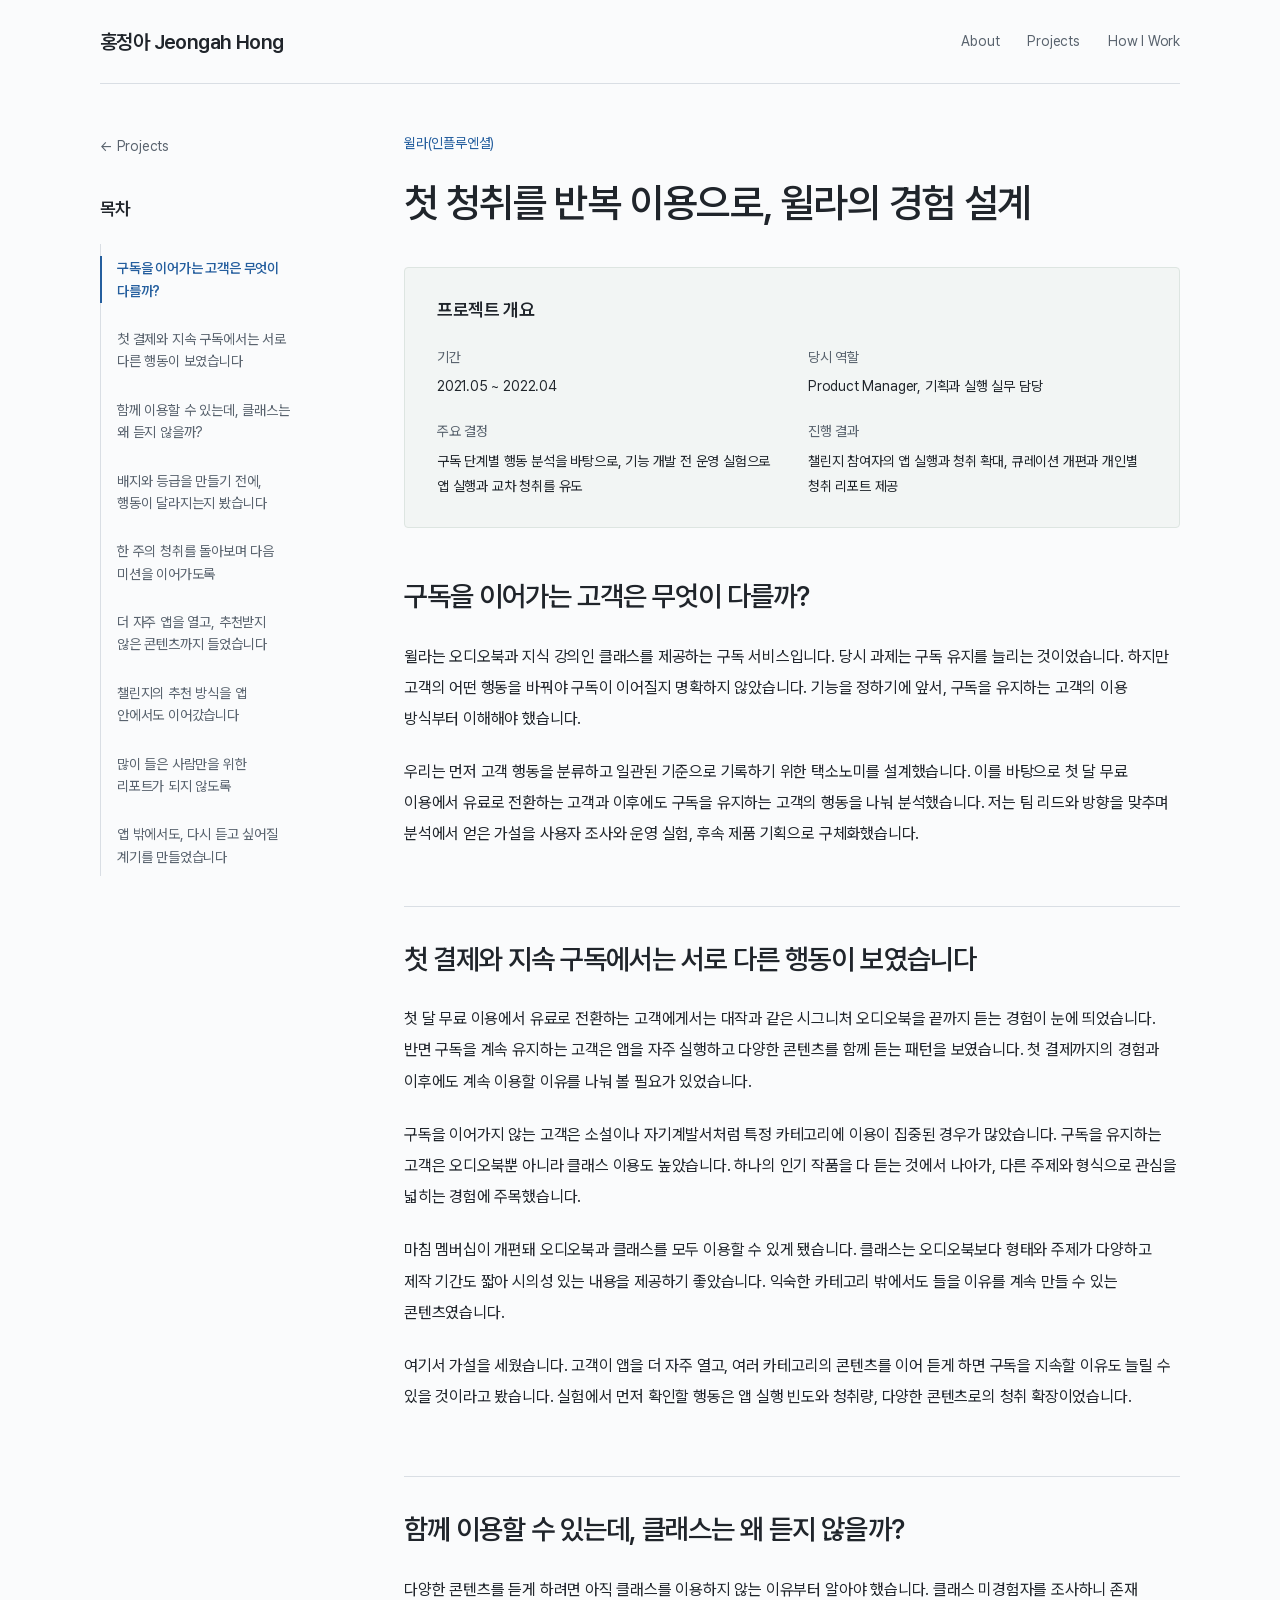
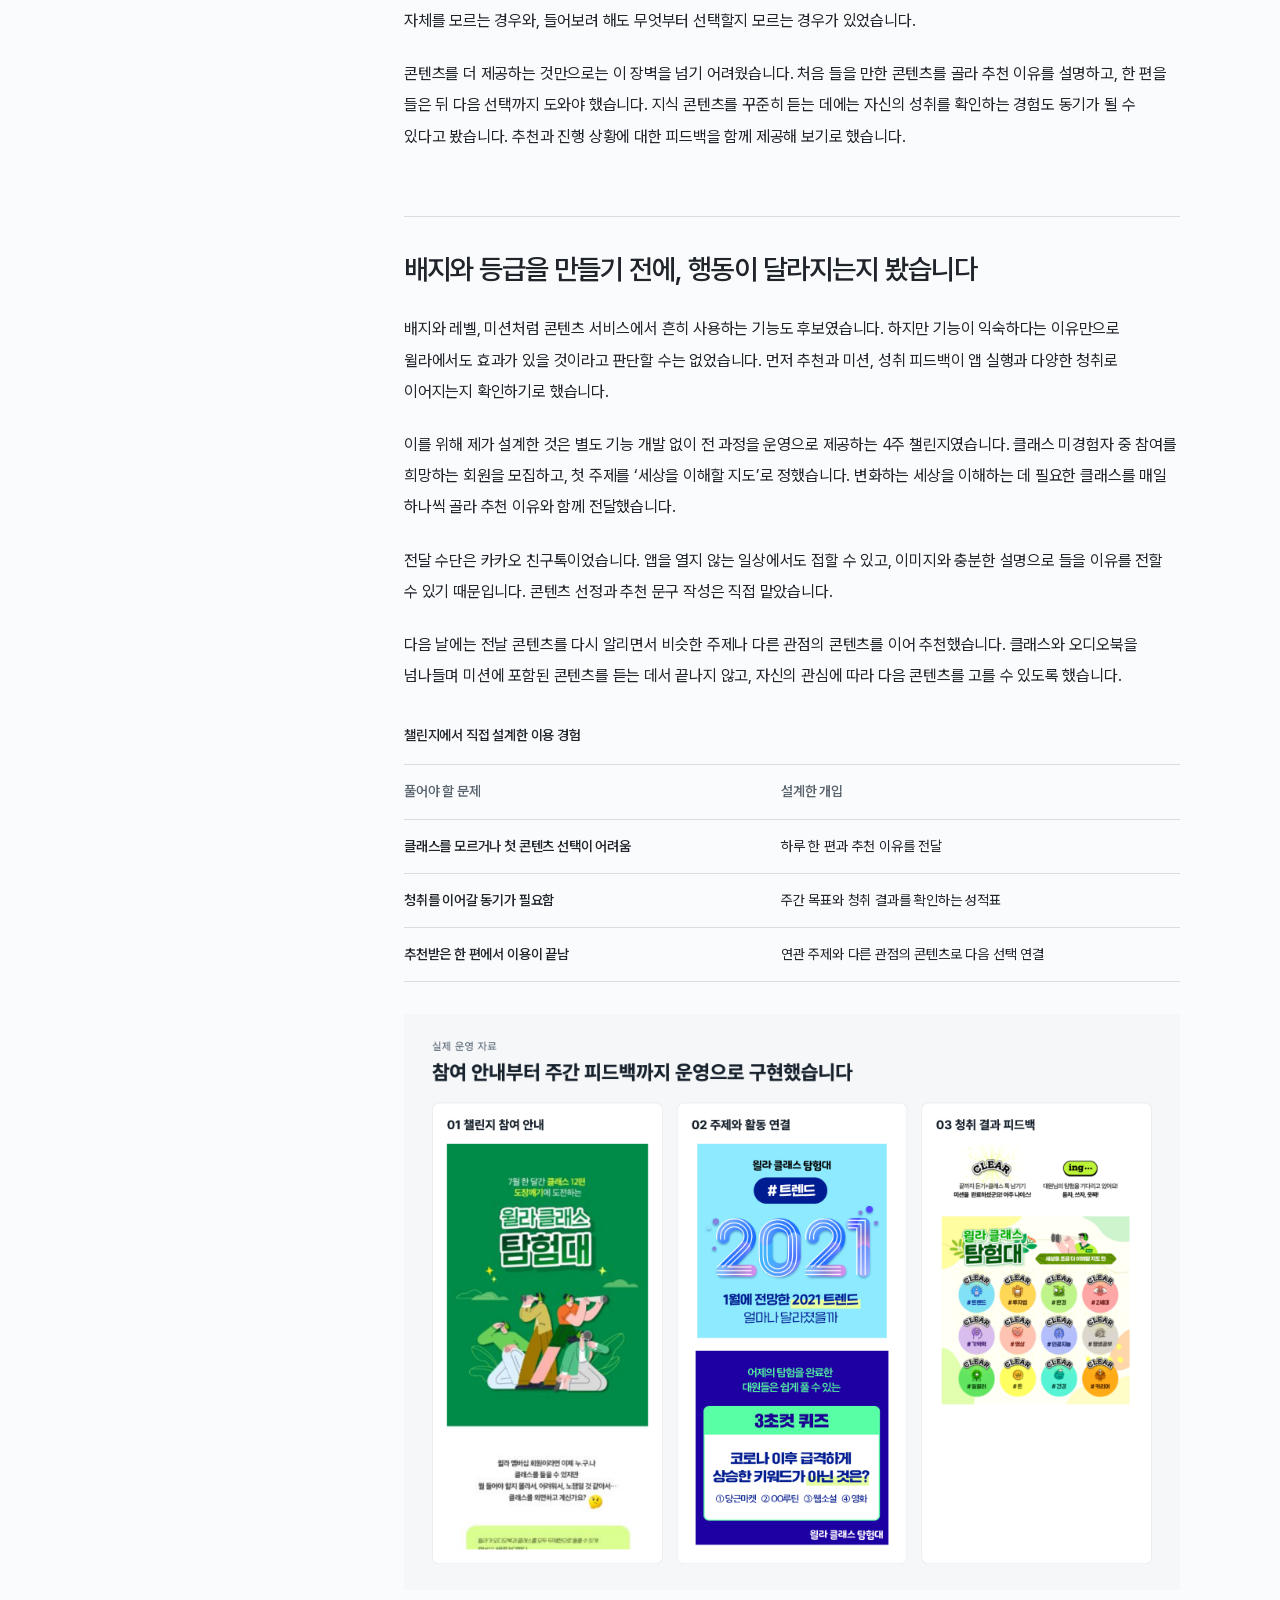
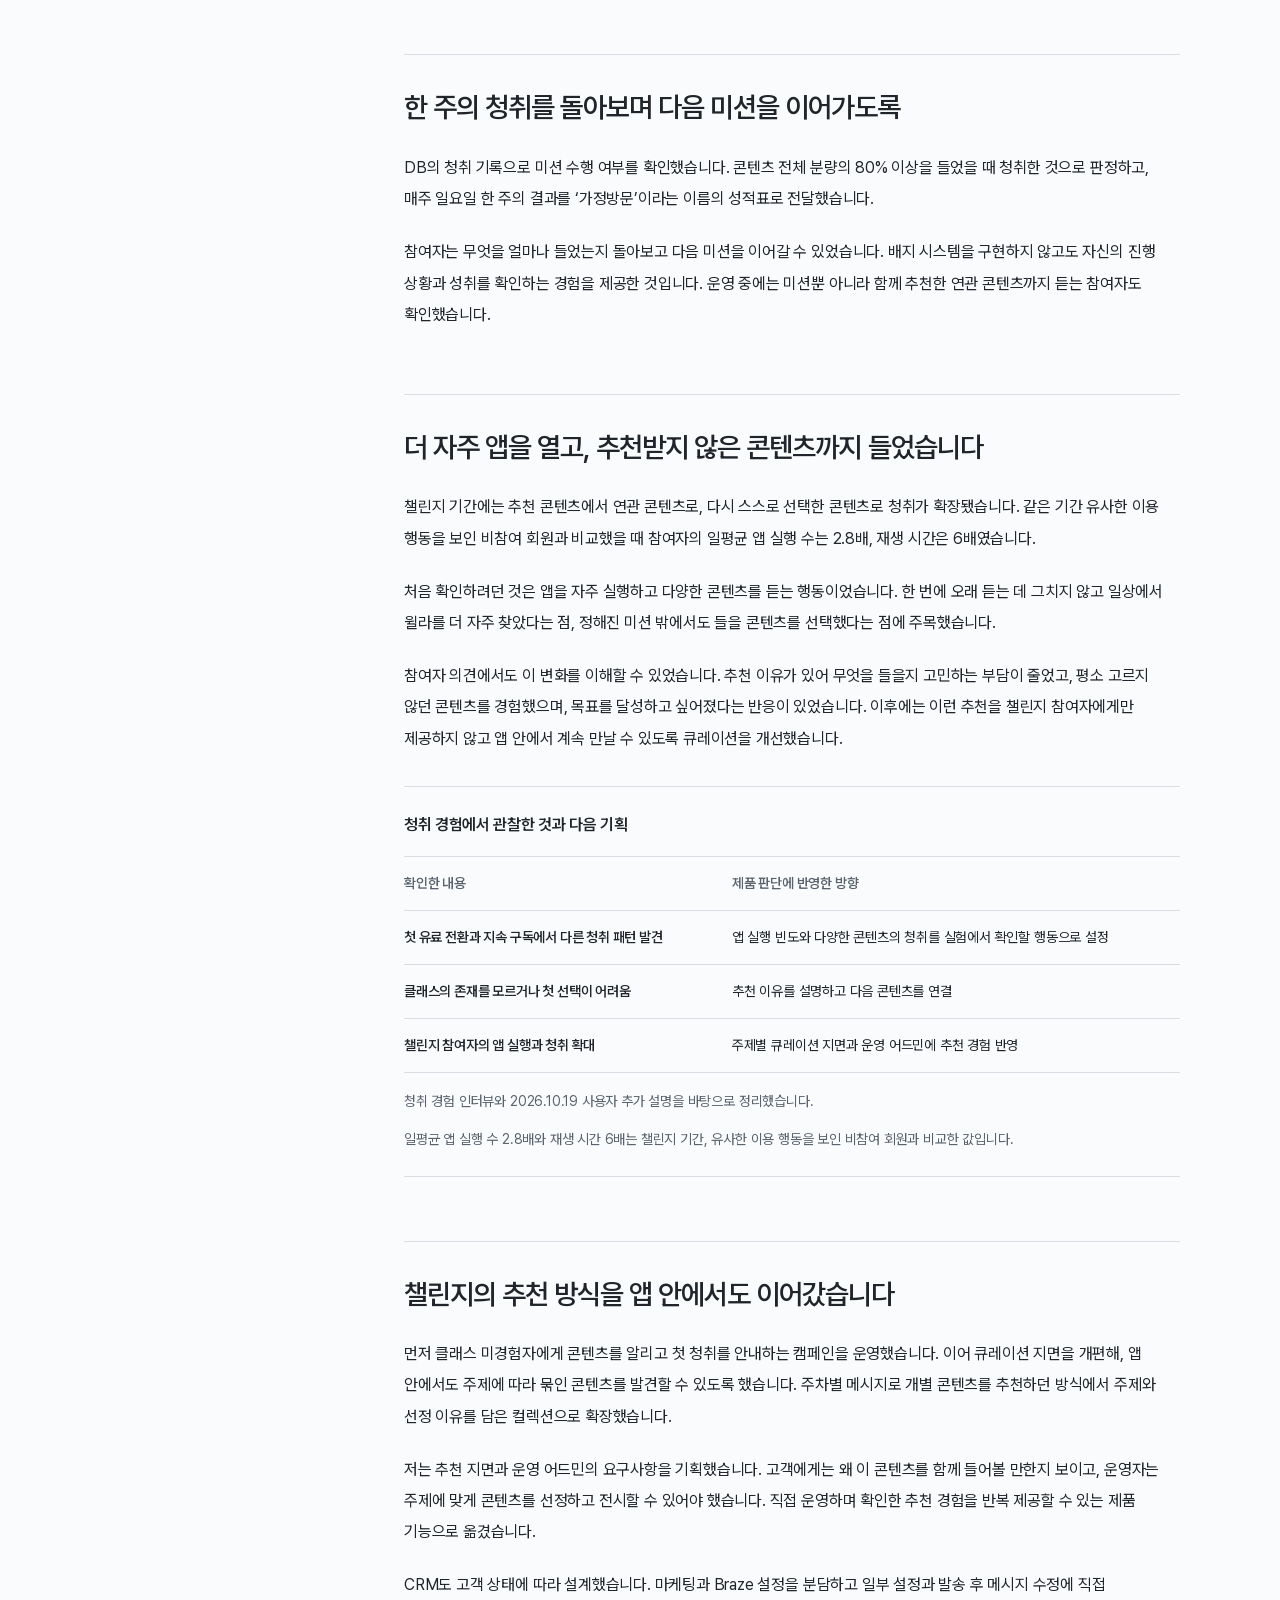
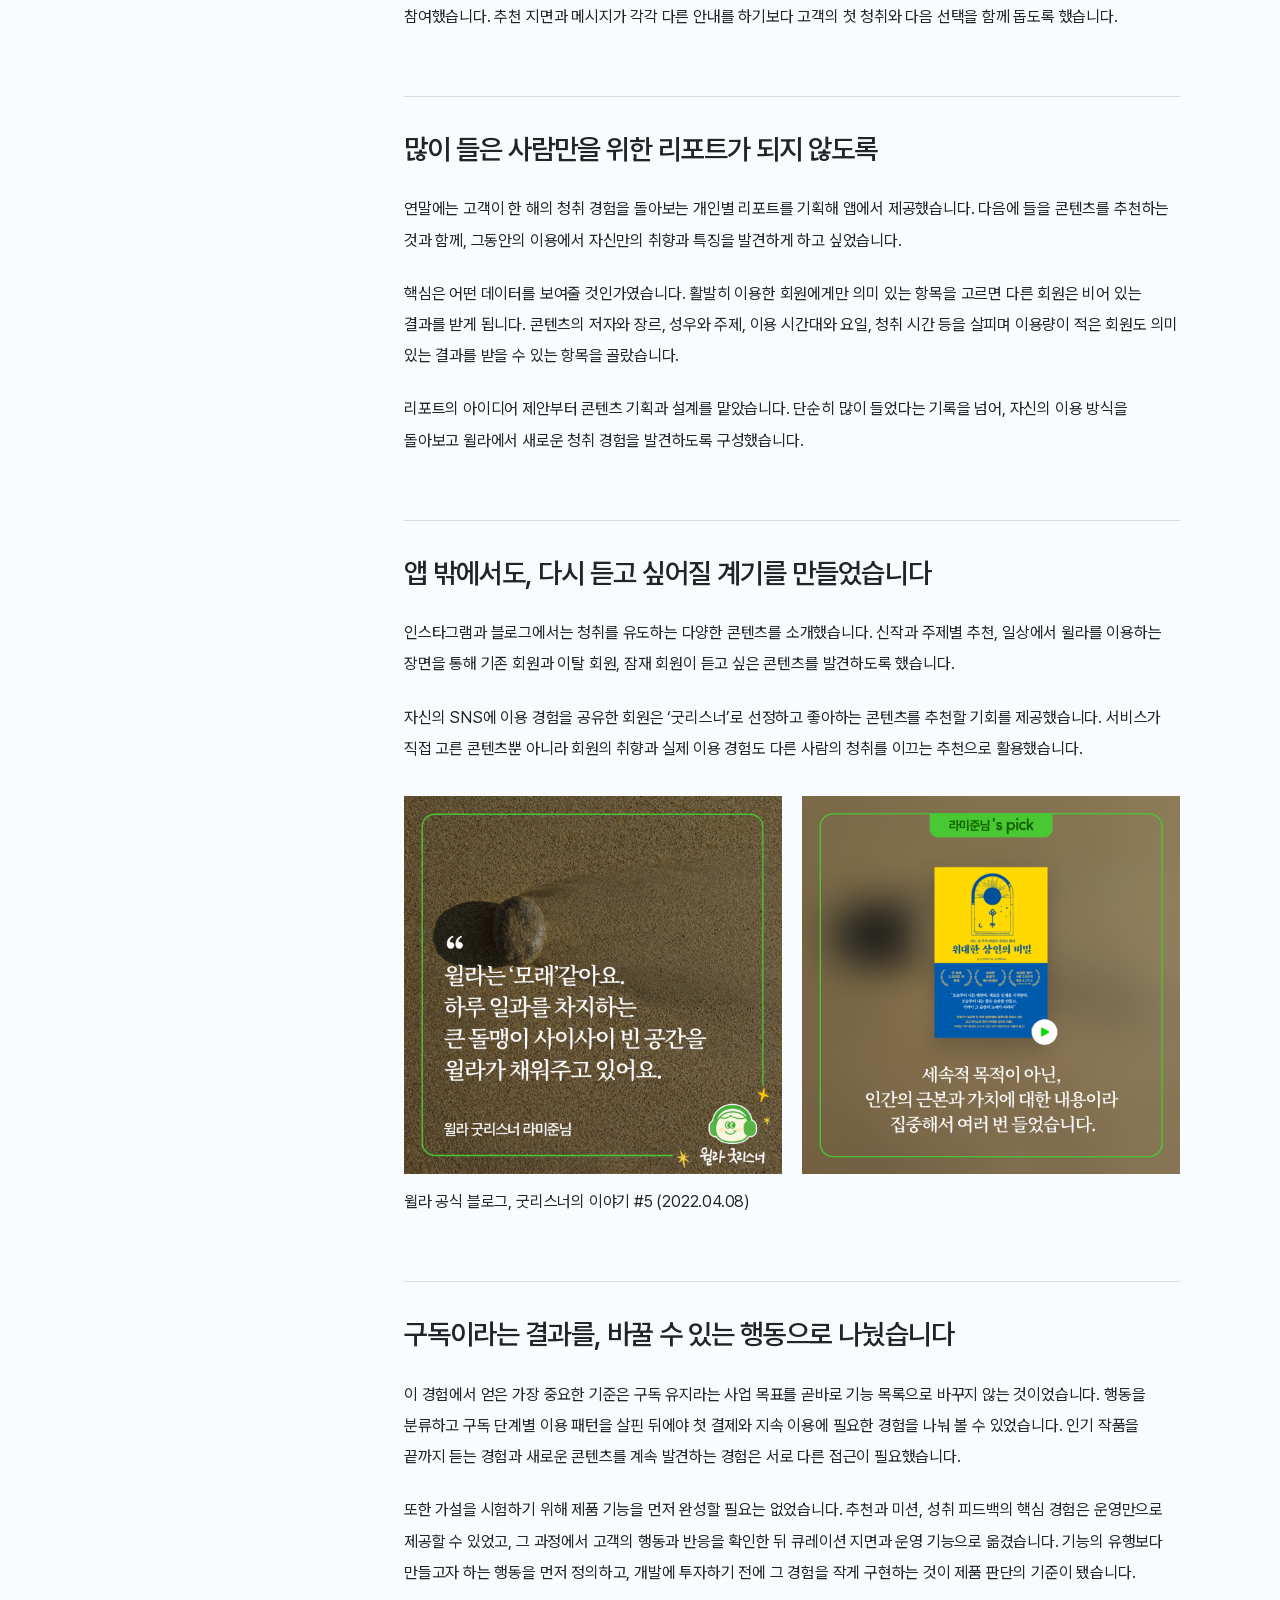
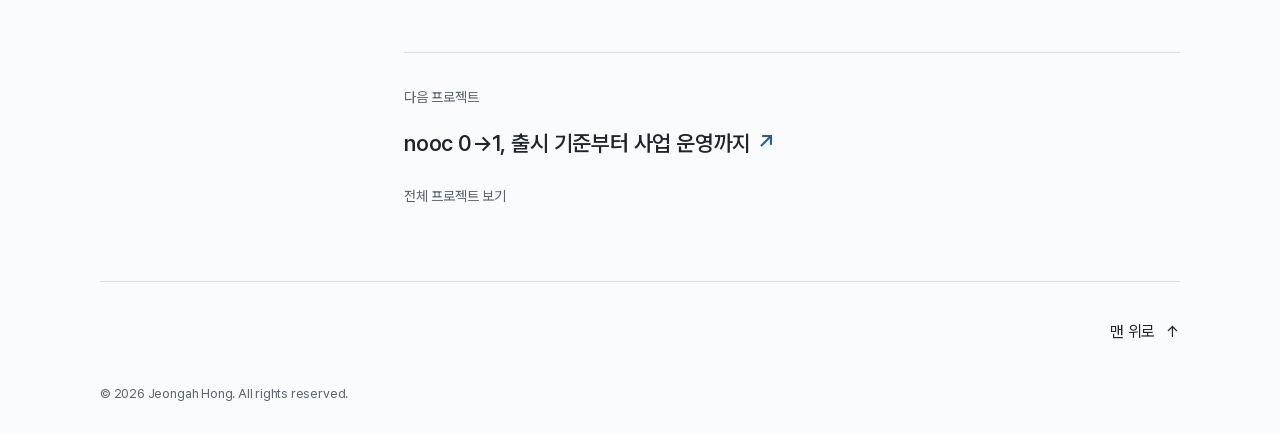
<file: cases/willa.html>
<!doctype html>
<html lang="ko" id="top"><head><meta charset="utf-8"><meta name="viewport" content="width=device-width, initial-scale=1">
<title>첫 청취를 반복 이용으로, 윌라의 경험 설계 | Portfolio - Jeongah Hong</title><meta name="description" content="구독 유지에 필요한 행동을 찾기 위해 행동 분류 체계를 설계하고 이용 패턴을 분석했습니다. 앱 실행과 다양한 콘텐츠의 청취를 늘리는 가설을 개발 없이 운영 실험으로 시험하고, 추천 경험의 개선으로 연결했습니다.">
<meta name="theme-color" content="#fafbfc"><meta property="og:type" content="website"><meta property="og:title" content="첫 청취를 반복 이용으로, 윌라의 경험 설계 | 홍정아"><meta property="og:description" content="구독 유지에 필요한 행동을 찾기 위해 행동 분류 체계를 설계하고 이용 패턴을 분석했습니다. 앱 실행과 다양한 콘텐츠의 청취를 늘리는 가설을 개발 없이 운영 실험으로 시험하고, 추천 경험의 개선으로 연결했습니다.">
<link rel="icon" href="../assets/favicon.svg" type="image/svg+xml"><link rel="preload" href="../assets/PretendardVariable.woff2" as="font" type="font/woff2" crossorigin>
<link rel="stylesheet" href="../assets/site.css?v=7525d6bbde"><link rel="stylesheet" href="../assets/articles.css?v=eef6dd18d8"><script src="../assets/site.js?v=27dd18fce4" defer></script><script src="../assets/reading.js?v=e66aed9c16" defer></script></head>
<body class="article-page"><a class="skip-link" href="#main">본문으로 바로가기</a>
<header class="site-header"><div class="wrap nav"><a class="wordmark" href="../index.html" aria-label="홍정아 포트폴리오 홈">홍정아 Jeongah Hong</a><nav class="nav-links" aria-label="포트폴리오 목차"><a href="../index.html#intro">About</a><a href="../index.html#work">Projects</a><a href="../index.html#approach">How I Work</a></nav></div></header><main id="main" tabindex="-1"><article class="journal-article">
<header class="article-header"><a class="article-back" href="../index.html#work">← Projects</a>
<p class="article-category">윌라(인플루엔셜)</p>
<h1>첫 청취를 반복 이용으로, 윌라의 경험 설계</h1>
<section class="project-overview" aria-labelledby="overview-title"><h2 id="overview-title">프로젝트 개요</h2><dl><div><dt>기간</dt><dd>2021.05 ~ 2022.04</dd></div><div><dt>당시 역할</dt><dd>Product Manager, 기획과 실행 실무 담당</dd></div><div><dt>주요 결정</dt><dd>구독 단계별 행동 분석을 바탕으로, 기능 개발 전 운영 실험으로 앱 실행과 교차 청취를 유도</dd></div><div><dt>진행 결과</dt><dd>챌린지 참여자의 앱 실행과 청취 확대, 큐레이션 개편과 개인별 청취 리포트 제공</dd></div></dl></section>
</header>
<aside class="article-sidebar"><a class="article-back" href="../index.html#work">← Projects</a><nav class="toc-rail" aria-labelledby="toc-heading"><h2 id="toc-heading">목차</h2><ol><li><a href="#article-opening"><span>구독을 이어가는 고객은 무엇이 다를까?</span></a></li><li><a href="#business-question"><span>첫 결제와 지속 구독에서는 서로 다른 행동이 보였습니다</span></a></li><li><a href="#discovery"><span>함께 이용할 수 있는데, 클래스는 왜 듣지 않을까?</span></a></li><li><a href="#experiment"><span>배지와 등급을 만들기 전에, 행동이 달라지는지 봤습니다</span></a></li><li><a href="#feedback"><span>한 주의 청취를 돌아보며 다음 미션을 이어가도록</span></a></li><li><a href="#observations"><span>더 자주 앱을 열고, 추천받지 않은 콘텐츠까지 들었습니다</span></a></li><li><a href="#product"><span>챌린지의 추천 방식을 앱 안에서도 이어갔습니다</span></a></li><li><a href="#report"><span>많이 들은 사람만을 위한 리포트가 되지 않도록</span></a></li><li><a href="#advocacy"><span>앱 밖에서도, 다시 듣고 싶어질 계기를 만들었습니다</span></a></li><li><a href="#reflection"><span>구독이라는 결과를, 바꿀 수 있는 행동으로 나눴습니다</span></a></li></ol></nav><a class="toc-top" href="#top">맨 위로 <span aria-hidden="true">↑</span></a></aside>
<div class="article-body"><nav class="article-contents" aria-label="글 목차"><details><summary>목차 <span>10개 항목 <span class="toc-chevron" aria-hidden="true">⌄</span></span></summary><ol><li><a href="#article-opening"><span>구독을 이어가는 고객은 무엇이 다를까?</span></a></li><li><a href="#business-question"><span>첫 결제와 지속 구독에서는 서로 다른 행동이 보였습니다</span></a></li><li><a href="#discovery"><span>함께 이용할 수 있는데, 클래스는 왜 듣지 않을까?</span></a></li><li><a href="#experiment"><span>배지와 등급을 만들기 전에, 행동이 달라지는지 봤습니다</span></a></li><li><a href="#feedback"><span>한 주의 청취를 돌아보며 다음 미션을 이어가도록</span></a></li><li><a href="#observations"><span>더 자주 앱을 열고, 추천받지 않은 콘텐츠까지 들었습니다</span></a></li><li><a href="#product"><span>챌린지의 추천 방식을 앱 안에서도 이어갔습니다</span></a></li><li><a href="#report"><span>많이 들은 사람만을 위한 리포트가 되지 않도록</span></a></li><li><a href="#advocacy"><span>앱 밖에서도, 다시 듣고 싶어질 계기를 만들었습니다</span></a></li><li><a href="#reflection"><span>구독이라는 결과를, 바꿀 수 있는 행동으로 나눴습니다</span></a></li></ol></details></nav>
<div class="article-opening" id="article-opening"><h2>구독을 이어가는 고객은 무엇이 다를까?</h2><p>윌라는 오디오북과 지식 강의인 클래스를 제공하는 구독 서비스입니다. 당시 과제는 구독 유지를 늘리는 것이었습니다. 하지만 고객의 어떤 행동을 바꿔야 구독이 이어질지 명확하지 않았습니다. 기능을 정하기에 앞서, 구독을 유지하는 고객의 이용 방식부터 이해해야 했습니다.</p><p>우리는 먼저 고객 행동을 분류하고 일관된 기준으로 기록하기 위한 택소노미를 설계했습니다. 이를 바탕으로 첫 달 무료 이용에서 유료로 전환하는 고객과 이후에도 구독을 유지하는 고객의 행동을 나눠 분석했습니다. 저는 팀 리드와 방향을 맞추며 분석에서 얻은 가설을 사용자 조사와 운영 실험, 후속 제품 기획으로 구체화했습니다.</p></div>
<section class="article-section" id="business-question" aria-labelledby="business-question-title"><h2 id="business-question-title">첫 결제와 지속 구독에서는 서로 다른 행동이 보였습니다</h2><p>첫 달 무료 이용에서 유료로 전환하는 고객에게서는 대작과 같은 시그니처 오디오북을 끝까지 듣는 경험이 눈에 띄었습니다. 반면 구독을 계속 유지하는 고객은 앱을 자주 실행하고 다양한 콘텐츠를 함께 듣는 패턴을 보였습니다. 첫 결제까지의 경험과 이후에도 계속 이용할 이유를 나눠 볼 필요가 있었습니다.</p><p>구독을 이어가지 않는 고객은 소설이나 자기계발서처럼 특정 카테고리에 이용이 집중된 경우가 많았습니다. 구독을 유지하는 고객은 오디오북뿐 아니라 클래스 이용도 높았습니다. 하나의 인기 작품을 다 듣는 것에서 나아가, 다른 주제와 형식으로 관심을 넓히는 경험에 주목했습니다.</p><p>마침 멤버십이 개편돼 오디오북과 클래스를 모두 이용할 수 있게 됐습니다. 클래스는 오디오북보다 형태와 주제가 다양하고 제작 기간도 짧아 시의성 있는 내용을 제공하기 좋았습니다. 익숙한 카테고리 밖에서도 들을 이유를 계속 만들 수 있는 콘텐츠였습니다.</p><p>여기서 가설을 세웠습니다. 고객이 앱을 더 자주 열고, 여러 카테고리의 콘텐츠를 이어 듣게 하면 구독을 지속할 이유도 늘릴 수 있을 것이라고 봤습니다. 실험에서 먼저 확인할 행동은 앱 실행 빈도와 청취량, 다양한 콘텐츠로의 청취 확장이었습니다.</p></section><section class="article-section" id="discovery" aria-labelledby="discovery-title"><h2 id="discovery-title">함께 이용할 수 있는데, 클래스는 왜 듣지 않을까?</h2><p>다양한 콘텐츠를 듣게 하려면 아직 클래스를 이용하지 않는 이유부터 알아야 했습니다. 클래스 미경험자를 조사하니 존재 자체를 모르는 경우와, 들어보려 해도 무엇부터 선택할지 모르는 경우가 있었습니다.</p><p>콘텐츠를 더 제공하는 것만으로는 이 장벽을 넘기 어려웠습니다. 처음 들을 만한 콘텐츠를 골라 추천 이유를 설명하고, 한 편을 들은 뒤 다음 선택까지 도와야 했습니다. 지식 콘텐츠를 꾸준히 듣는 데에는 자신의 성취를 확인하는 경험도 동기가 될 수 있다고 봤습니다. 추천과 진행 상황에 대한 피드백을 함께 제공해 보기로 했습니다.</p></section><section class="article-section" id="experiment" aria-labelledby="experiment-title"><h2 id="experiment-title">배지와 등급을 만들기 전에, 행동이 달라지는지 봤습니다</h2><p>배지와 레벨, 미션처럼 콘텐츠 서비스에서 흔히 사용하는 기능도 후보였습니다. 하지만 기능이 익숙하다는 이유만으로 윌라에서도 효과가 있을 것이라고 판단할 수는 없었습니다. 먼저 추천과 미션, 성취 피드백이 앱 실행과 다양한 청취로 이어지는지 확인하기로 했습니다.</p><p>이를 위해 제가 설계한 것은 별도 기능 개발 없이 전 과정을 운영으로 제공하는 4주 챌린지였습니다. 클래스 미경험자 중 참여를 희망하는 회원을 모집하고, 첫 주제를 ‘세상을 이해할 지도’로 정했습니다. 변화하는 세상을 이해하는 데 필요한 클래스를 매일 하나씩 골라 추천 이유와 함께 전달했습니다.</p><p>전달 수단은 카카오 친구톡이었습니다. 앱을 열지 않는 일상에서도 접할 수 있고, 이미지와 충분한 설명으로 들을 이유를 전할 수 있기 때문입니다. 콘텐츠 선정과 추천 문구 작성은 직접 맡았습니다.</p><p>다음 날에는 전날 콘텐츠를 다시 알리면서 비슷한 주제나 다른 관점의 콘텐츠를 이어 추천했습니다. 클래스와 오디오북을 넘나들며 미션에 포함된 콘텐츠를 듣는 데서 끝나지 않고, 자신의 관심에 따라 다음 콘텐츠를 고를 수 있도록 했습니다.</p><div class="article-table" tabindex="0" role="region" aria-label="챌린지에서 직접 설계한 이용 경험"><table><caption>챌린지에서 직접 설계한 이용 경험</caption><thead><tr><th scope="col">풀어야 할 문제</th><th scope="col">설계한 개입</th></tr></thead><tbody><tr><th scope="row">클래스를 모르거나 첫 콘텐츠 선택이 어려움</th><td>하루 한 편과 추천 이유를 전달</td></tr><tr><th scope="row">청취를 이어갈 동기가 필요함</th><td>주간 목표와 청취 결과를 확인하는 성적표</td></tr><tr><th scope="row">추천받은 한 편에서 이용이 끝남</th><td>연관 주제와 다른 관점의 콘텐츠로 다음 선택 연결</td></tr></tbody></table></div><div class="article-figures"><figure class="evidence evidence-plain"><img src="assets/content-edit/willa-challenge-proof.png" alt="윌라 클래스 탐험대의 참여 안내, 주제별 활동과 주간 청취 결과 피드백에 사용한 실제 운영 자료입니다." width="1980" height="1470" loading="lazy" decoding="async"></figure></div></section><section class="article-section" id="feedback" aria-labelledby="feedback-title"><h2 id="feedback-title">한 주의 청취를 돌아보며 다음 미션을 이어가도록</h2><p>DB의 청취 기록으로 미션 수행 여부를 확인했습니다. 콘텐츠 전체 분량의 80% 이상을 들었을 때 청취한 것으로 판정하고, 매주 일요일 한 주의 결과를 ‘가정방문’이라는 이름의 성적표로 전달했습니다.</p><p>참여자는 무엇을 얼마나 들었는지 돌아보고 다음 미션을 이어갈 수 있었습니다. 배지 시스템을 구현하지 않고도 자신의 진행 상황과 성취를 확인하는 경험을 제공한 것입니다. 운영 중에는 미션뿐 아니라 함께 추천한 연관 콘텐츠까지 듣는 참여자도 확인했습니다.</p></section><section class="article-section" id="observations" aria-labelledby="observations-title"><h2 id="observations-title">더 자주 앱을 열고, 추천받지 않은 콘텐츠까지 들었습니다</h2><p>챌린지 기간에는 추천 콘텐츠에서 연관 콘텐츠로, 다시 스스로 선택한 콘텐츠로 청취가 확장됐습니다. 같은 기간 유사한 이용 행동을 보인 비참여 회원과 비교했을 때 참여자의 일평균 앱 실행 수는 2.8배, 재생 시간은 6배였습니다.</p><p>처음 확인하려던 것은 앱을 자주 실행하고 다양한 콘텐츠를 듣는 행동이었습니다. 한 번에 오래 듣는 데 그치지 않고 일상에서 윌라를 더 자주 찾았다는 점, 정해진 미션 밖에서도 들을 콘텐츠를 선택했다는 점에 주목했습니다.</p><p>참여자 의견에서도 이 변화를 이해할 수 있었습니다. 추천 이유가 있어 무엇을 들을지 고민하는 부담이 줄었고, 평소 고르지 않던 콘텐츠를 경험했으며, 목표를 달성하고 싶어졌다는 반응이 있었습니다. 이후에는 이런 추천을 챌린지 참여자에게만 제공하지 않고 앱 안에서 계속 만날 수 있도록 큐레이션을 개선했습니다.</p><article class="artifact" id="listening-observations"><h3>청취 경험에서 관찰한 것과 다음 기획</h3><div class="artifact-table-wrap" tabindex="0" role="region" aria-label="청취 경험에서 관찰한 것과 다음 기획 표"><table class="artifact-table"><caption class="visually-hidden">청취 경험에서 관찰한 것과 다음 기획</caption><thead><tr><th scope="col">확인한 내용</th><th scope="col">제품 판단에 반영한 방향</th></tr></thead><tbody><tr><th scope="row">첫 유료 전환과 지속 구독에서 다른 청취 패턴 발견</th><td>앱 실행 빈도와 다양한 콘텐츠의 청취를 실험에서 확인할 행동으로 설정</td></tr><tr><th scope="row">클래스의 존재를 모르거나 첫 선택이 어려움</th><td>추천 이유를 설명하고 다음 콘텐츠를 연결</td></tr><tr><th scope="row">챌린지 참여자의 앱 실행과 청취 확대</th><td>주제별 큐레이션 지면과 운영 어드민에 추천 경험 반영</td></tr></tbody></table></div><p class="artifact-source">청취 경험 인터뷰와 2026.10.19 사용자 추가 설명을 바탕으로 정리했습니다.</p><p class="artifact-note">일평균 앱 실행 수 2.8배와 재생 시간 6배는 챌린지 기간, 유사한 이용 행동을 보인 비참여 회원과 비교한 값입니다.</p></article></section><section class="article-section" id="product" aria-labelledby="product-title"><h2 id="product-title">챌린지의 추천 방식을 앱 안에서도 이어갔습니다</h2><p>먼저 클래스 미경험자에게 콘텐츠를 알리고 첫 청취를 안내하는 캠페인을 운영했습니다. 이어 큐레이션 지면을 개편해, 앱 안에서도 주제에 따라 묶인 콘텐츠를 발견할 수 있도록 했습니다. 주차별 메시지로 개별 콘텐츠를 추천하던 방식에서 주제와 선정 이유를 담은 컬렉션으로 확장했습니다.</p><p>저는 추천 지면과 운영 어드민의 요구사항을 기획했습니다. 고객에게는 왜 이 콘텐츠를 함께 들어볼 만한지 보이고, 운영자는 주제에 맞게 콘텐츠를 선정하고 전시할 수 있어야 했습니다. 직접 운영하며 확인한 추천 경험을 반복 제공할 수 있는 제품 기능으로 옮겼습니다.</p><p>CRM도 고객 상태에 따라 설계했습니다. 마케팅과 Braze 설정을 분담하고 일부 설정과 발송 후 메시지 수정에 직접 참여했습니다. 추천 지면과 메시지가 각각 다른 안내를 하기보다 고객의 첫 청취와 다음 선택을 함께 돕도록 했습니다.</p></section><section class="article-section" id="report" aria-labelledby="report-title"><h2 id="report-title">많이 들은 사람만을 위한 리포트가 되지 않도록</h2><p>연말에는 고객이 한 해의 청취 경험을 돌아보는 개인별 리포트를 기획해 앱에서 제공했습니다. 다음에 들을 콘텐츠를 추천하는 것과 함께, 그동안의 이용에서 자신만의 취향과 특징을 발견하게 하고 싶었습니다.</p><p>핵심은 어떤 데이터를 보여줄 것인가였습니다. 활발히 이용한 회원에게만 의미 있는 항목을 고르면 다른 회원은 비어 있는 결과를 받게 됩니다. 콘텐츠의 저자와 장르, 성우와 주제, 이용 시간대와 요일, 청취 시간 등을 살피며 이용량이 적은 회원도 의미 있는 결과를 받을 수 있는 항목을 골랐습니다.</p><p>리포트의 아이디어 제안부터 콘텐츠 기획과 설계를 맡았습니다. 단순히 많이 들었다는 기록을 넘어, 자신의 이용 방식을 돌아보고 윌라에서 새로운 청취 경험을 발견하도록 구성했습니다.</p></section><section class="article-section" id="advocacy" aria-labelledby="advocacy-title"><h2 id="advocacy-title">앱 밖에서도, 다시 듣고 싶어질 계기를 만들었습니다</h2><p>인스타그램과 블로그에서는 청취를 유도하는 다양한 콘텐츠를 소개했습니다. 신작과 주제별 추천, 일상에서 윌라를 이용하는 장면을 통해 기존 회원과 이탈 회원, 잠재 회원이 듣고 싶은 콘텐츠를 발견하도록 했습니다.</p><p>자신의 SNS에 이용 경험을 공유한 회원은 ‘굿리스너’로 선정하고 좋아하는 콘텐츠를 추천할 기회를 제공했습니다. 서비스가 직접 고른 콘텐츠뿐 아니라 회원의 취향과 실제 이용 경험도 다른 사람의 청취를 이끄는 추천으로 활용했습니다.</p><div class="article-figures article-cards"><figure class="evidence evidence-plain"><img src="assets/content-edit/willa-goodlistener-story.png" alt="윌라 굿리스너 라미준님이 일상에서 오디오북을 듣는 경험을 소개한 카드뉴스" width="1080" height="1080" loading="lazy" decoding="async"></figure><figure class="evidence evidence-plain"><img src="assets/content-edit/willa-goodlistener-pick.png" alt="굿리스너가 위대한 상인의 비밀을 추천하고 청취 이유를 소개한 카드뉴스" width="1080" height="1080" loading="lazy" decoding="async"></figure></div><p class="article-caption"><a href="https://blog.naver.com/with_welaaa/222694175209" target="_blank" rel="noopener">윌라 공식 블로그, 굿리스너의 이야기 #5 (2022.04.08)</a></p></section><section class="article-section" id="reflection" aria-labelledby="reflection-title"><h2 id="reflection-title">구독이라는 결과를, 바꿀 수 있는 행동으로 나눴습니다</h2><p>이 경험에서 얻은 가장 중요한 기준은 구독 유지라는 사업 목표를 곧바로 기능 목록으로 바꾸지 않는 것이었습니다. 행동을 분류하고 구독 단계별 이용 패턴을 살핀 뒤에야 첫 결제와 지속 이용에 필요한 경험을 나눠 볼 수 있었습니다. 인기 작품을 끝까지 듣는 경험과 새로운 콘텐츠를 계속 발견하는 경험은 서로 다른 접근이 필요했습니다.</p><p>또한 가설을 시험하기 위해 제품 기능을 먼저 완성할 필요는 없었습니다. 추천과 미션, 성취 피드백의 핵심 경험은 운영만으로 제공할 수 있었고, 그 과정에서 고객의 행동과 반응을 확인한 뒤 큐레이션 지면과 운영 기능으로 옮겼습니다. 기능의 유행보다 만들고자 하는 행동을 먼저 정의하고, 개발에 투자하기 전에 그 경험을 작게 구현하는 것이 제품 판단의 기준이 됐습니다.</p></section>

<nav class="article-next" aria-label="다른 프로젝트"><span>다음 프로젝트</span><a href="nooc.html">nooc 0→1, 출시 기준부터 사업 운영까지 <span aria-hidden="true">↗</span></a><a class="article-back" href="../index.html#work">전체 프로젝트 보기</a></nav></div></article></main><nav class="reading-actions wrap" aria-label="페이지 이동"><a href="#top">맨 위로 <span aria-hidden="true">↑</span></a></nav><footer class="site-footer"><div class="wrap"><p>© 2026 Jeongah Hong. All rights reserved.</p></div></footer></body></html>
</file>
<file: assets/site.css>
@font-face{font-family:Pretendard;src:url('./PretendardVariable.woff2') format('woff2');font-style:normal;font-weight:100 900;font-display:swap}
:root{--paper:#fafbfc;--surface:#eef1f4;--ink:#20252b;--secondary:#59636e;--line:#d9dee4;--accent:#245e9e;--accent-soft:#e7f0fa;--font:Pretendard,-apple-system,BlinkMacSystemFont,sans-serif;--small:14px;--body:16px;--title:22px;--section:30px;--display:40px;--width:1080px;--gutter:32px;--header-offset:104px}
*{box-sizing:border-box}
html{scroll-behavior:auto;scroll-padding-top:var(--header-offset)}
body{margin:0;background:var(--paper);color:var(--ink);font:400 var(--body)/1.8 var(--font);letter-spacing:-.012em;-webkit-font-smoothing:antialiased}
h1,h2,h3,h4,p,figure,dl,dd{margin:0}
h1,h2,h3,h4{font-weight:600;word-break:keep-all;overflow-wrap:break-word}
h1{font-size:var(--display);line-height:1.4;letter-spacing:-.035em}
h2{font-size:var(--section);line-height:1.45;letter-spacing:-.025em}
h3{font-size:var(--title);line-height:1.5;letter-spacing:-.02em}
p,li,dd{word-break:keep-all;overflow-wrap:anywhere}
a{color:inherit;text-decoration:none;text-underline-offset:5px}
a:hover{color:var(--accent)}
:focus-visible{outline:3px solid var(--accent);outline-offset:4px}
img{display:block;max-width:100%;height:auto}
strong{font-weight:600}
::selection{background:var(--accent-soft);color:var(--ink)}
.wrap{width:min(var(--width),calc(100% - var(--gutter)*2));margin-inline:auto}
.skip-link{position:fixed;top:-100px;left:20px;padding:12px 20px;background:var(--ink);color:#fff;z-index:100}
.skip-link:focus{top:12px}
.site-header{position:sticky;top:0;z-index:20;background:var(--paper)}
.nav{height:84px;display:flex;align-items:center;justify-content:space-between;gap:24px;border-bottom:1px solid var(--line)}
.wordmark{display:inline-flex;align-items:center;min-height:44px;font-size:20px;font-weight:600;letter-spacing:-.03em}
.nav-links{display:flex;gap:28px}
.nav-links a{position:relative;display:flex;align-items:center;min-height:44px;font-size:14px;color:var(--secondary);white-space:nowrap}
.nav-links a:hover,.nav-links a[aria-current=location]{color:var(--accent)}
.nav-links a[aria-current=location]:after{content:'';position:absolute;left:0;right:0;bottom:4px;height:2px;background:var(--accent)}
.text-link{display:inline-flex;align-items:center;min-height:44px;color:var(--accent);font-size:14px;text-decoration:underline}
.visually-hidden{position:absolute;width:1px;height:1px;padding:0;margin:-1px;overflow:hidden;clip:rect(0,0,0,0);white-space:nowrap;border:0}
.reading-actions{border-top:1px solid var(--line);padding:28px 0;display:flex;justify-content:space-between;align-items:center;gap:24px}
.reading-actions a{display:inline-flex;align-items:center;gap:10px;min-height:44px;font-size:16px}
.reading-actions a:only-child{margin-left:auto}
.site-footer>.wrap{padding:0 0 28px;font-size:13px;color:var(--secondary)}
@media(max-width:760px){:root{--gutter:24px;--display:32px;--section:28px}.nav{height:auto;min-height:104px;flex-direction:column;align-items:stretch;gap:0;padding:8px 0}.wordmark{align-self:flex-start}.nav-links{justify-content:space-between;gap:12px}.nav-links a{font-size:13px}}
@media(prefers-reduced-motion:reduce){html{scroll-behavior:auto}*,*::before,*::after{animation:none!important;transition:none!important}}
@media print{.site-header,.skip-link,.site-footer,.reading-actions{display:none!important}body{background:#fff;color:#000}.wrap{width:100%}a{color:inherit}}
</file>
<file: assets/home.css>
/* One archive, with material carrying the visual character. */
.home-section{padding:0 0 88px}
.home-intro{padding-top:64px}
.intro-layout{display:grid;grid-template-columns:minmax(0,1fr) 320px;gap:64px;align-items:start}
.intro-copy{min-width:0}
.section-title{font-size:30px;font-weight:600;line-height:1.4;letter-spacing:-.025em;margin-bottom:32px}
.intro-section-title{font-size:16px;font-weight:500;color:var(--secondary);margin-bottom:20px}
.intro-mail{display:inline-flex;align-items:center;gap:10px;min-height:44px;font-size:16px;color:var(--accent);margin-top:24px}
.intro-mail svg{flex:none}
.career-story{max-width:660px;color:#424c56;line-height:1.9}
.career-story p+p{margin-top:20px}
.career-heading{display:flex;justify-content:space-between;align-items:center;gap:16px;margin-bottom:22px}
.career-timeline h2{font-size:20px}
.career-heading .text-link{font-size:13px}
.career-era-heading h3{font-size:14px;font-weight:650;color:var(--accent);letter-spacing:.025em;margin-bottom:20px}
.career-era-heading p{font-size:14px;color:var(--secondary);line-height:1.75;margin-bottom:16px}
.career-timeline ol{list-style:none;padding:0;margin:0}
.career-timeline li{padding-bottom:24px}
.career-timeline strong{font-size:16px;display:block;margin:2px 0}
.career-date{color:var(--secondary);font-size:13px;font-variant-numeric:tabular-nums}
.career-focus{font-size:14px;line-height:1.75}
.career-focus{color:var(--secondary);margin-top:8px}
.career-company strong{font-size:17px;margin-bottom:3px}
.career-era-foundation{padding-top:14px}
.career-era-foundation li{display:flex;align-items:baseline;justify-content:space-between;gap:12px;padding-bottom:8px}
.career-era-foundation strong{font-size:14px;font-weight:500}
.home-section:not(.home-intro)>.wrap{padding-top:32px}
#work>.wrap{border-top:1px solid var(--line)}

.work-heading-row{display:flex;align-items:baseline;justify-content:space-between}
.work-heading-row .section-title{margin-bottom:14px}
.work-caption{color:var(--secondary);margin-bottom:36px}
.project-gallery{display:grid;grid-template-columns:repeat(2,minmax(0,456px));justify-content:space-between;gap:76px 48px}
.project-card{min-width:0;padding-bottom:28px;border-bottom:1px solid var(--line)}
.project-card-link{display:block;height:100%}
.project-thumbnail{position:relative;aspect-ratio:3/2;overflow:hidden;background:#fff}
.cover-scene{position:absolute;inset:0;overflow:hidden}
.cover-scene>img{display:block;width:100%;height:100%}
.cover-pending{display:grid;place-items:center;background:#fafbfc;border:1px solid var(--line);color:var(--secondary);font-size:16px}
.project-cover{position:relative}
.project-cover figcaption{position:absolute;top:55%;left:5.333333%;width:43.333333%;text-align:left;color:var(--secondary);font-size:13px;line-height:1.7}
.persona-window{position:absolute;left:61.916667%;top:10.25%;width:24.5%;height:79.530769%;border-radius:10.25641% / 4.739336%;overflow:hidden}
.persona-strip{display:flex;width:400%;height:100%}
.persona-strip img{display:block;flex:0 0 25%;width:25%;height:100%}
.project-card-body{padding-top:20px}
.project-card h3{font-size:22px;line-height:1.5;font-weight:550;color:var(--ink);text-wrap:pretty}
.project-tags{display:flex;flex-wrap:wrap;gap:4px 12px;margin-top:8px;font-size:14px;color:var(--secondary);line-height:1.7}
.project-tags span{white-space:nowrap}
/* Three selected cases share the page's left edge and one desktop row. */
.work-selection .work-caption{margin-bottom:28px}
.project-gallery-selected{grid-template-columns:repeat(3,minmax(0,1fr));gap:48px}
.project-gallery-selected .project-card{padding-bottom:24px}
.project-gallery-selected .project-card-body{padding-top:16px}
.project-gallery-selected .project-card h3{font-size:20px;line-height:1.5;min-height:3em}
.project-title-detail{display:block}
.project-gallery-selected .project-tags{font-size:13px;gap:4px 10px}
@media(max-width:1000px) and (min-width:761px){.project-gallery-selected{gap:24px}.project-gallery-selected .project-card h3{font-size:18px;min-height:4.5em}}
@media(max-width:760px){.project-gallery-selected{grid-template-columns:1fr;gap:36px}.project-gallery-selected .project-card{max-width:360px}.project-gallery-selected .project-card h3{font-size:20px;min-height:0}.project-gallery-selected .project-tags{font-size:14px}}
.practice-list{display:flex;flex-direction:column;gap:32px;max-width:760px}
.practice-item{display:flex;flex-direction:column;align-items:start;min-width:0}
.practice-item h3{font-size:21px;line-height:1.5;margin-bottom:14px}
.practice-item>p{color:var(--secondary);line-height:1.85}
.practice-item>.text-link{margin-top:12px}
.practice-evidence{display:flex;flex-wrap:wrap;gap:10px;margin-top:20px}
.practice-example{display:inline-flex;align-items:center;justify-content:center;min-height:44px;padding:10px 16px;border:1px solid var(--line);border-radius:4px;font-size:14px;font-weight:500;line-height:1.6;color:var(--ink);background:var(--surface);text-decoration:none}
.practice-example:hover{border-color:var(--secondary)}
.practice-example:focus-visible{outline:2px solid var(--accent);outline-offset:4px}
@media(prefers-reduced-motion:reduce){.persona-strip{transform:none!important}}
@media(max-width:1000px){.intro-layout{grid-template-columns:minmax(0,1fr) 280px;gap:36px}}
@media(max-width:760px){.home-section{padding-bottom:56px}.home-intro{padding-top:40px}.intro-layout{grid-template-columns:1fr;gap:40px}.career-timeline{max-width:520px;width:100%}.career-timeline h2{font-size:22px}.section-title{font-size:28px;margin-bottom:24px}.intro-section-title{font-size:16px;margin-bottom:20px}.project-gallery{grid-template-columns:1fr;gap:52px}.project-card h3{min-height:0;font-size:22px}.project-cover figcaption{min-height:0}.project-tags{margin-top:8px}.work-caption{margin-bottom:28px}.practice-list{gap:24px}.practice-item h3{font-size:21px}.home-section:not(.home-intro)>.wrap{padding-top:24px}}
@media(max-width:440px){.career-era-foundation li{flex-wrap:wrap}}
@media print{.home-intro{padding-top:0}.home-section{padding-bottom:32px}.project-card{break-inside:avoid}.project-gallery{grid-template-columns:1fr 1fr}.intro-layout{display:block}.career-timeline{margin-top:24px}}
</file>
<file: assets/tool-dialogs.css>
.tool-dialog{width:min(860px,calc(100% - 48px));max-width:none;max-height:90vh;max-height:90dvh;margin:auto;padding:0;border:1px solid var(--line);border-radius:8px;background:var(--paper);color:var(--ink);overflow:auto;overscroll-behavior:contain;scrollbar-gutter:stable;font:inherit}
.tool-dialog::backdrop{background:rgba(20,26,34,.65)}
.tool-dialog-header{position:sticky;top:0;z-index:1;display:flex;justify-content:space-between;align-items:center;gap:20px;padding:18px 32px;border-bottom:1px solid var(--line);background:var(--paper)}
.tool-dialog-header h2{font-size:21px;line-height:1.45;scroll-margin-top:24px}
.tool-dialog-close{display:inline-flex;align-items:center;justify-content:center;gap:10px;flex-shrink:0;min-height:44px;padding:8px 12px;border:1px solid var(--line);border-radius:4px;background:var(--paper);color:var(--ink);font:inherit;font-size:14px;cursor:pointer}
.tool-dialog-close:hover{border-color:var(--accent);color:var(--accent)}
.tool-dialog-close span{font-size:22px;line-height:1}
.tool-dialog-content{padding:20px 32px 24px;font-size:15px;line-height:1.8}
.tool-dialog-content>p+p,.tool-dialog-section>p+p{margin-top:12px}
.tool-dialog-section{margin-top:24px}
.tool-dialog-section h3{font-size:18px;margin-bottom:10px}
.tool-dialog-figure{margin-top:16px}
.tool-dialog-figure>img{display:block;width:auto;max-width:100%;max-height:320px;object-fit:contain;margin:0;border:1px solid var(--line)}
.tool-dialog-footnote{font-size:13px;line-height:1.7;color:var(--secondary)}
.tool-dialog-screen-pair{display:grid;grid-template-columns:repeat(2,minmax(0,1fr));gap:16px;align-items:start;margin-top:16px}
.tool-dialog-screen{position:relative;overflow:hidden;margin:0;border:1px solid var(--line);background:#fff}
/* Two viewports of the original 2880 × 4498 screenshot, divided between panels. */
.tool-dialog-screen-top{aspect-ratio:2480/1820}
.tool-dialog-screen-bottom{aspect-ratio:2480/2490}
.tool-dialog-screen img{position:absolute;display:block;width:116.129032%;max-width:none;height:auto;left:-8.064516%}
.tool-dialog-screen-top img{top:-7.692308%}
.tool-dialog-screen-bottom img{top:-79.518072%}
@media(max-width:600px){.tool-dialog-screen-pair{grid-template-columns:1fr;gap:12px}}
@media(max-width:760px){.tool-dialog{width:calc(100% - 24px);max-height:calc(100vh - 24px);max-height:calc(100dvh - 24px)}.tool-dialog-header{padding:12px 16px;gap:12px}.tool-dialog-header h2{font-size:19px}.tool-dialog-content{padding:16px 18px 20px}}
</file>
<file: assets/articles.css>
/* Editorial reading layout: visible left index, one aligned text column. */
.article-page{--reading-width:736px}
.journal-article{padding-top:40px}
.article-header{width:min(var(--reading-width),calc(100% - var(--gutter)*2));margin:0 auto;padding:0 0 48px}
.article-header>.article-back{margin-bottom:32px}
.article-back{display:inline-block;font-size:var(--small);color:var(--secondary);line-height:1.7}
.article-back:hover{color:var(--accent)}
.article-category{margin-top:0;font-size:var(--small);color:var(--accent);line-height:1.7}
.article-category>span{padding:0 8px;color:var(--secondary)}
.article-header h1{margin-top:20px;font-size:40px;font-weight:550;line-height:1.38;letter-spacing:-.04em;text-wrap:pretty}
.article-dek{max-width:100%;margin-top:24px;font-size:var(--body);line-height:1.9;color:var(--secondary)}
.article-byline{display:flex;align-items:baseline;flex-wrap:wrap;gap:6px 20px;font-size:var(--small);line-height:1.8;margin-top:24px;color:var(--secondary)}
.article-byline>span:first-child{color:var(--ink);font-weight:550}
.article-byline>span:last-child{margin-left:auto}
.article-context{display:grid;grid-template-columns:1fr 1.5fr;gap:24px;margin-top:32px;padding-top:24px;border-top:1px solid var(--line);font-size:var(--small);line-height:1.8}
.article-context dt{color:var(--secondary);margin-bottom:4px}
.article-context dd{color:var(--ink)}
.article-context .context-wide{grid-column:1/-1}
.article-body{width:min(var(--reading-width),calc(100% - var(--gutter)*2));margin:0 auto}
.article-opening{font-size:var(--body);line-height:1.95;color:var(--ink);padding-top:0;margin-bottom:56px;scroll-margin-top:0}
.article-opening p+p{margin-top:22px}
.article-sidebar{display:none}
.article-contents{margin:0 0 32px;border-block:1px solid var(--line);font-size:14px;line-height:1.8}
.article-contents summary{display:flex;align-items:center;justify-content:space-between;cursor:pointer;color:var(--ink);font-weight:550;padding:16px 0;list-style:none}
.article-contents summary::-webkit-details-marker{display:none}
.article-contents summary:focus-visible{outline:2px solid var(--accent);outline-offset:4px}
.article-contents summary>span{font-weight:400;color:var(--secondary);display:flex;align-items:center;gap:12px}
.toc-chevron{display:inline-block;font-size:18px;line-height:1;transition:transform .15s ease}
.article-contents details[open] .toc-chevron{transform:rotate(180deg)}
.article-contents ol,.toc-rail ol{list-style:none;padding:0;margin:0}
.article-contents ol{padding-bottom:16px}
.article-contents a{display:flex;gap:14px;align-items:baseline;min-height:44px;padding:10px 0;color:var(--secondary)}
.article-contents a:hover,.article-contents a[aria-current=location]{color:var(--accent)}
.toc-number{font-size:11px;letter-spacing:.02em;font-variant-numeric:tabular-nums;flex:0 0 20px;color:var(--secondary)}
.article-section{margin:0 0 64px;padding-top:32px;border-top:1px solid var(--line);scroll-margin-top:0}
.article-section h2{display:flex;align-items:baseline;gap:16px;font-size:28px;line-height:1.45;font-weight:550;letter-spacing:-.035em;margin:0 0 24px;text-wrap:pretty}
.chapter-number{font-family:var(--font);font-size:20px;font-weight:400;letter-spacing:-.02em;color:var(--accent);flex:none}
.article-section>p{font-size:var(--body);line-height:1.95;color:var(--ink)}
.article-section>p+p{margin-top:22px}
.article-section h3{font-size:var(--title);line-height:1.6;margin-bottom:16px}
.article-section .article-figures{display:flex;flex-direction:column;gap:32px;margin-top:32px}
.article-section .evidence{margin:0}
.article-section .evidence a{display:block}
.article-section .evidence img{width:auto;max-width:100%;max-height:620px;object-fit:contain;margin:0 auto;background:var(--surface);border:1px solid var(--line)}
.article-section .evidence figcaption,.article-caption{font-size:var(--small);line-height:1.8;margin-top:12px;color:var(--secondary)}
.article-section .image-hint{display:block;margin-top:4px;font-size:var(--small);color:var(--accent)}
.article-section .artifact{padding:24px 0;margin:32px 0 0;border:0;border-block:1px solid var(--line);background:transparent}
.article-section .artifact h3{font-size:var(--body);line-height:1.8;margin:0 0 16px}
.article-section .artifact>p{line-height:1.9}
.article-section .artifact .artifact-source,.article-section .artifact .artifact-note{font-size:var(--small);color:var(--secondary);line-height:1.8;margin-top:12px}
.article-section .artifact-table-wrap{margin:16px 0}
.article-table{margin-top:32px;overflow-x:auto}
.artifact-table-wrap{max-width:100%;overflow-x:auto}
.article-table table,.artifact-table{min-width:440px!important}
.article-table:focus-visible{outline:2px solid var(--accent);outline-offset:4px}
.article-table table,.article-section .artifact-table{border-collapse:collapse;width:100%;min-width:0;font-size:var(--small);line-height:1.8;text-align:left}
.article-table caption{text-align:left;font-weight:550;color:var(--ink);padding-bottom:16px}
.article-table th,.article-table td,.article-section .artifact-table th,.article-section .artifact-table td{padding:14px 16px;border-bottom:1px solid var(--line);vertical-align:top;word-break:keep-all;overflow-wrap:anywhere}
.article-table th:first-child,.article-table td:first-child,.article-section .artifact-table th:first-child{padding-left:0}
.article-table th:last-child,.article-table td:last-child{padding-right:0}
.article-table thead th,.article-section .artifact-table thead th{font-weight:550;color:var(--secondary);background:transparent;border-top:1px solid var(--line)}
.article-table tbody th,.article-section .artifact-table tbody th{font-weight:550;min-width:96px}
.article-tool{margin:36px 0 0}
.article-tool>h3{font-size:var(--body);margin-bottom:12px}
.article-tool>p{font-size:var(--small);line-height:1.9;margin-bottom:20px;color:var(--secondary)}
.article-sources{padding:24px 0;margin-top:8px;border-top:1px solid var(--line);color:var(--secondary);font-size:var(--small);line-height:1.9}
.article-sources h2{font-size:var(--small);font-weight:550;margin-bottom:12px;color:var(--ink)}
.article-sources p+p{margin-top:8px}
.article-sources a{text-decoration:underline;text-decoration-color:var(--line)}
.article-next{padding:32px 0 72px;border-top:1px solid var(--line);margin-top:16px;display:flex;flex-direction:column;gap:16px}
.article-next>span{font-size:var(--small);color:var(--secondary)}
.article-next>a:not(.article-back){font-size:var(--title);line-height:1.6;font-weight:550;text-wrap:pretty}
.article-next>a>span{color:var(--accent)}
.article-next .article-back{align-self:flex-start;margin-top:8px}
@media(max-width:760px){
 .journal-article{padding-top:28px}
 .article-header{padding-bottom:32px}
 .article-context{grid-template-columns:1fr 1fr;gap:20px}
 .article-context>div:last-child{grid-column:1/-1}
 .article-byline>span:last-child{margin-left:0}
 .article-section h2{font-size:var(--title)}
}
@media(max-width:600px){
 .article-header h1{font-size:var(--display);margin-top:16px;line-height:1.45}
 .article-dek{margin-top:20px}
 .article-byline{gap:6px 16px;margin-top:24px}
 .article-byline>span:nth-child(2){flex-basis:100%;order:3}
 .article-context{margin-top:24px;padding-top:20px}
 .article-opening{padding-top:0}
 .article-contents{margin:0 0 28px}
 .article-opening{margin-bottom:40px}
 .article-section{margin-bottom:48px;padding-top:24px}
 .article-section h2{margin-bottom:20px}
 .article-section>p+p{margin-top:20px}
 .article-table th,.article-table td,.article-section .artifact-table th,.article-section .artifact-table td{padding:12px 8px}
 .article-table tbody th,.article-section .artifact-table tbody th{min-width:68px}
 .article-next{padding-bottom:48px}
}


@media(min-width:1024px){
 .journal-article{display:grid;grid-template-columns:200px minmax(0,1fr);grid-template-areas:"sidebar header" "sidebar body";column-gap:104px;align-items:start;width:min(1080px,calc(100% - var(--gutter)*2));margin:0 auto;padding-top:48px}
 .article-header{grid-area:header;width:100%;margin:0}
 .article-header>.article-back{display:none}
 .article-body{grid-area:body;width:100%;margin:0;min-width:0}
 .article-contents{display:none}
 .article-sidebar{display:block;grid-area:sidebar;align-self:start;position:sticky;top:calc(var(--header-offset,112px) + 24px);max-height:calc(100vh - var(--header-offset,112px) - 48px);overflow-y:auto;padding:0 8px 8px 0}
 .article-sidebar>.article-back{font-size:14px;min-height:24px}
 .toc-rail{margin-top:36px}
 .toc-rail h2{font-family:var(--font);font-size:18px;font-weight:550;letter-spacing:-.035em;line-height:1.3;margin-bottom:24px}
 .toc-rail ol{border-left:1px solid var(--line)}
 .toc-rail a{position:relative;display:flex;align-items:baseline;gap:10px;padding:13px 0 13px 16px;min-height:48px;font-size:14px;line-height:1.6;color:var(--secondary);transition:color .16s ease}
 .toc-rail a::before{content:"";position:absolute;left:-1px;top:12px;bottom:12px;width:2px;background:transparent;transition:background .16s ease}
 .toc-rail a:hover{color:var(--ink)}
 .toc-rail a[aria-current=location]{color:var(--accent);font-weight:550}
 .toc-rail a[aria-current=location]::before{background:var(--accent)}
 .toc-rail a[aria-current=location] .toc-number{color:var(--accent);font-weight:400}
 .toc-rail a:focus-visible{outline-offset:-2px}
 .toc-top{display:flex;gap:20px;align-items:center;margin-top:24px;min-height:40px;color:var(--secondary);font-size:14px}
 .toc-top span{color:var(--accent)}
}
@media(min-width:1024px) and (max-width:1199px){.journal-article{grid-template-columns:184px minmax(0,1fr);column-gap:48px}.article-header h1{font-size:38px}}
@media(prefers-reduced-motion:reduce){.toc-rail a,.toc-rail a::before,.toc-chevron{transition:none}}
@media print{.journal-article{display:block;width:100%;padding:0}.article-sidebar,.article-contents{display:none}.article-header,.article-body{width:100%;max-width:none}.article-header>.article-back{display:none}.article-section h2{break-after:avoid}}

.project-overview{margin-top:36px;padding:28px 32px;background:#f2f5f4;border:1px solid #dde5e1;border-radius:4px}
.project-overview h2{font-size:18px;font-weight:600;line-height:1.5;margin:0 0 22px;letter-spacing:-.02em}
.project-overview dl{display:grid;grid-template-columns:1fr 1fr;gap:20px 32px;font-size:var(--small);line-height:1.8}
.project-overview dt{color:var(--secondary);margin-bottom:4px}
.project-overview dd{margin:0;color:var(--ink);word-break:keep-all}
.article-opening>h2{font-size:28px;line-height:1.45;font-weight:550;letter-spacing:-.035em;margin:0 0 24px;text-wrap:pretty}
.legacy-anchor{display:block;height:0;overflow:hidden}
.article-section .evidence.evidence-plain img{width:100%;max-height:none;border:0}
@media(max-width:600px){
 .project-overview{margin-top:28px;padding:24px}
 .project-overview dl{grid-template-columns:1fr;gap:18px}
 .article-opening>h2{font-size:var(--title)}
}

/* Source screenshots with captions outside the image. */
.article-section .evidence-captioned figcaption{text-align:center;font-size:14px;line-height:1.7;color:#717780;margin-top:12px}
.article-section .evidence-captioned img{display:block;max-height:none;width:100%;height:auto}

/* Two-column before/after comparison, following design skill split layout. */
.article-section .article-comparison{display:grid;grid-template-columns:repeat(2,minmax(0,1fr));gap:36px 20px;align-items:start}
.article-section .article-comparison .evidence{min-width:0}
.article-section .article-comparison .evidence img{width:100%;height:340px;max-height:340px;object-fit:contain;object-position:center top;background:#f1f3f6}
.article-section .article-comparison figcaption{max-width:34em;margin:12px auto 0}
@media(max-width:600px){.article-section .article-comparison{gap:28px 12px}.article-section .article-comparison .evidence img{height:190px;max-height:190px}.article-section .article-comparison figcaption{font-size:12px;line-height:1.65}}

.article-section .article-report .evidence img{width:100%;max-width:520px;height:auto;max-height:none;margin:0 auto}

/* Original social cards stay intact and readable. */
.article-section .article-cards{display:grid;grid-template-columns:repeat(2,minmax(0,1fr));gap:20px;align-items:start}
.article-section .article-cards .evidence{min-width:0}
.article-section .article-cards .evidence img{width:100%;height:auto;max-height:none;border:0;background:transparent}
@media(max-width:600px){.article-section .article-cards{grid-template-columns:1fr;gap:16px}}
</file>
